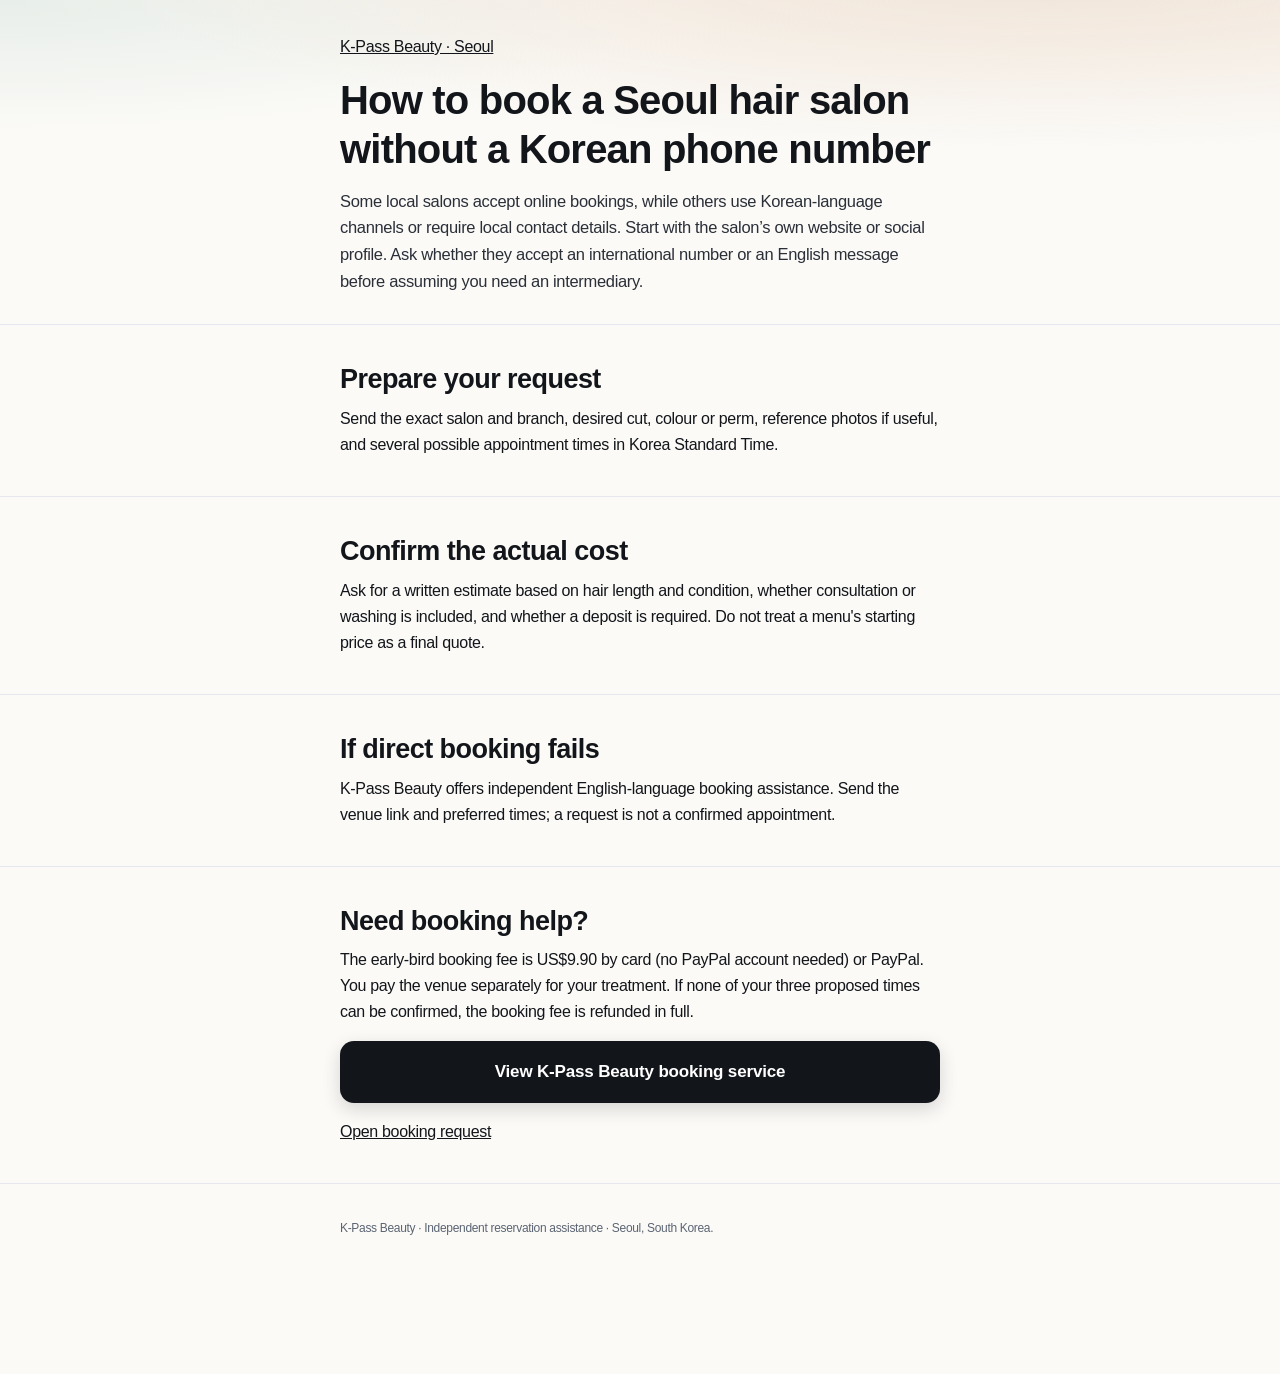
<file: guides/hair-salon-without-korean-phone.html>
<!doctype html><html lang="en"><head><meta charset="utf-8"><meta name="viewport" content="width=device-width, initial-scale=1"><title>How to book a Seoul hair salon without a Korean phone number | K-Pass Beauty</title><meta name="description" content="Some local salons accept online bookings, while others use Korean-language channels or require local contact details. Start with the salon’s own website or social profile. Ask whether they accept an international number or an English message before assuming you need an intermediary."><link rel="canonical" href="https://nineonehn.github.io/k-pass-beauty/guides/hair-salon-without-korean-phone.html"><meta name="robots" content="index,follow"><script async src="https://www.googletagmanager.com/gtag/js?id=G-75QNHCLDK6"></script>
<script>
  window.dataLayer = window.dataLayer || [];
  function gtag(){dataLayer.push(arguments);}
  gtag('js', new Date());
  gtag('config', 'G-75QNHCLDK6');
</script><style>
  :root{
    --ink:#12151a; --ink2:#2a2f38; --sub:#5b6472; --line:#e5e8ee;
    --bg:#fbfaf7; --card:#ffffff; --soft:#f4f2ec; --accent:#b4552d; --accent2:#1f5eff;
    --ok:#1c7a4a; --radius:16px;
  }
  *{box-sizing:border-box; -webkit-tap-highlight-color:transparent;}
  html{-webkit-text-size-adjust:100%;}
  body{
    margin:0; background:var(--bg); color:var(--ink);
    font-family:"Pretendard Variable",Pretendard,-apple-system,BlinkMacSystemFont,"Apple SD Gothic Neo",sans-serif;
    line-height:1.62; font-size:16px; letter-spacing:-.02em;
    padding-bottom:calc(86px + env(safe-area-inset-bottom));
  }
  .wrap{max-width:640px; margin:0 auto; padding:0 20px;}
  h1,h2,h3{letter-spacing:-.02em; line-height:1.22; margin:0;}
  p{margin:0;}
  a{color:inherit;}
  .btn{
    display:flex; align-items:center; justify-content:center; gap:8px;
    background:var(--ink); color:#fff; text-decoration:none;
    font-weight:700; font-size:17px; letter-spacing:-.01em;
    padding:17px 22px; border-radius:14px; width:100%;
    box-shadow:0 6px 18px rgba(18,21,26,.16);
  }
  .btn:active{transform:translateY(1px);}
  .btn .price{font-weight:800;}
  .btn.ghost{background:#fff; color:var(--ink); box-shadow:none; border:1.5px solid var(--ink);}

  /* ---------- hero ---------- */
  header{padding:34px 0 30px; background:
      radial-gradient(120% 90% at 82% -10%, #f0e3d6 0%, rgba(240,227,214,0) 62%),
      radial-gradient(90% 70% at 0% 0%, #e8eee9 0%, rgba(232,238,233,0) 58%);}
  .brand{display:flex; align-items:center; gap:9px; font-size:12px; font-weight:800; letter-spacing:.16em; text-transform:uppercase; color:var(--sub);}
  .brand i{width:9px; height:9px; border-radius:50%; background:var(--accent); display:block;}
  h1{font-size:clamp(30px,8.4vw,40px); margin:16px 0 14px; font-weight:800;}
  h1 em{font-style:normal; color:var(--accent);}
  .lead{font-size:16.5px; color:var(--ink2);}
  .lead b{background:linear-gradient(transparent 62%, #f6ddc9 62%);}
  .chips{display:flex; flex-wrap:wrap; gap:7px; margin:20px 0 22px;}
  .chip{font-size:12.5px; font-weight:700; color:var(--ink2); background:#fff; border:1px solid var(--line); border-radius:999px; padding:6px 11px;}
  .fineprint{font-size:12.5px; color:var(--sub); margin-top:12px; text-align:center;}

  /* ---------- sections ---------- */
  section{padding:38px 0; border-top:1px solid var(--line);}
  .kicker{font-size:11.5px; font-weight:800; letter-spacing:.18em; text-transform:uppercase; color:var(--accent); margin-bottom:9px;}
  h2{font-size:clamp(22px,6vw,27px); font-weight:800; margin-bottom:10px;}
  .sub{color:var(--sub); font-size:15px;}

  .two{display:grid; gap:14px; margin-top:20px;}
  .card{background:var(--card); border:1px solid var(--line); border-radius:var(--radius); padding:20px 18px;}
  .card h3{font-size:18.5px; font-weight:800; margin-bottom:2px;}
  .card .kr{font-size:13px; color:var(--sub); font-weight:600; margin-bottom:11px;}
  .card ul{margin:0; padding:0; list-style:none; font-size:14.5px;}
  .card li{position:relative; padding-left:19px; margin-bottom:7px; color:var(--ink2);}
  .card li::before{content:""; position:absolute; left:0; top:9px; width:7px; height:7px; border-radius:50%; background:var(--accent); opacity:.55;}
  .card li.no::before{background:#a8adb7;}
  .card .tagline{margin-top:13px; padding-top:13px; border-top:1px dashed var(--line); font-size:13px; color:var(--sub);}
  .card .tagline b{color:var(--ink);}

  /* ---------- vs: OTA vs the shop you saved ---------- */
  .vs{align-items:start;}
  .vs .vstag{display:inline-block; font-size:10.5px; font-weight:800; letter-spacing:.12em; text-transform:uppercase; color:var(--sub); background:var(--soft); border:1px solid var(--line); border-radius:999px; padding:4px 9px; margin-bottom:11px;}
  .vs .ota{background:var(--soft);}
  .vs .ours{border:1.5px solid var(--ink); box-shadow:0 6px 18px rgba(18,21,26,.06);}
  .vs .ours .vstag{color:#fff; background:var(--ink); border-color:var(--ink);}
  .vs .card h3{font-size:19px;}
  .vs-close{margin-top:16px; padding:15px 16px; background:#fff; border:1px solid var(--line); border-radius:14px; font-size:14px; color:var(--ink2);}
  .vs-close b{color:var(--ink);}

  ol.steps{margin:20px 0 0; padding:0; list-style:none; counter-reset:s;}
  ol.steps li{position:relative; padding:0 0 20px 46px; counter-increment:s;}
  ol.steps li::before{
    content:counter(s); position:absolute; left:0; top:1px;
    width:29px; height:29px; border-radius:50%; background:var(--ink); color:#fff;
    display:flex; align-items:center; justify-content:center; font-size:14px; font-weight:800;
  }
  ol.steps li:last-child{padding-bottom:0;}
  ol.steps b{display:block; font-size:16px;}
  ol.steps span{font-size:14.5px; color:var(--sub);}

  /* ---------- flashcard ---------- */
  .flashwrap{background:var(--soft); border-radius:var(--radius); padding:16px; margin-top:20px;}
  .flashlabel{display:flex; justify-content:space-between; align-items:center; font-size:11px; font-weight:800; letter-spacing:.14em; text-transform:uppercase; color:var(--sub); margin-bottom:11px;}
  .flash{
    background:#fff; border:1.5px solid var(--ink); border-radius:12px; padding:18px 16px 16px;
    box-shadow:4px 4px 0 rgba(18,21,26,.9);
  }
  .flash .fname{font-size:10.5px; font-weight:800; letter-spacing:.16em; color:var(--accent); text-transform:uppercase; margin-bottom:10px;}
  .flash p.k{font-size:16px; font-weight:700; line-height:1.5; margin-bottom:8px; word-break:keep-all;}
  .flash p.k:last-of-type{margin-bottom:0;}
  .flash hr{border:0; border-top:1px dashed var(--line); margin:14px 0 11px;}
  .flash .en{font-size:12.5px; color:var(--sub); line-height:1.55;}
  .flash .en b{color:var(--ink2);}

  /* ---------- editor's pick ---------- */
  .pick{position:relative; background:var(--card); border:1.5px solid var(--ink); border-radius:18px; padding:22px 18px 18px; margin-top:20px;}
  .pick .ribbon{display:inline-flex; align-items:center; font-size:10.5px; font-weight:800; letter-spacing:.14em; text-transform:uppercase; color:#fff; background:var(--accent); border-radius:999px; padding:5px 10px;}
  .pickhead{display:flex; justify-content:space-between; align-items:flex-start; gap:14px; margin-top:13px;}
  .pickhead h3{font-size:23px; font-weight:800; letter-spacing:-.02em; line-height:1.15;}
  .pickkr{font-size:12.5px; color:var(--sub); font-weight:600; margin-top:4px; line-height:1.45;}
  .rating{flex:0 0 auto; text-align:right;}
  .rating .num{font-size:21px; font-weight:800; letter-spacing:-.02em; line-height:1;}
  .rating .num span{color:var(--accent); font-size:14px; margin-left:2px;}
  .rating small{display:block; font-size:10px; color:var(--sub); margin-top:5px; letter-spacing:.01em;}
  .pick ul{margin:16px 0 0; padding:0; list-style:none; font-size:14.5px;}
  .pick li{position:relative; padding-left:21px; margin-bottom:8px; color:var(--ink2);}
  .pick li::before{content:"✓"; position:absolute; left:0; top:0; color:var(--ok); font-weight:800;}
  .pick li b{color:var(--ink);}
  .meta{margin:16px 0 0; padding:15px 0 0; border-top:1px dashed var(--line); display:grid; gap:9px; font-size:13.5px;}
  .meta div{display:flex; gap:10px;}
  .meta dt{flex:0 0 66px; color:var(--sub); font-weight:800; font-size:10.5px; letter-spacing:.1em; text-transform:uppercase; padding-top:3px;}
  .meta dd{margin:0; color:var(--ink2);}
  .picklinks{display:flex; flex-wrap:wrap; gap:8px; margin-top:16px;}
  .picklinks a{display:inline-flex; align-items:center; font-size:12.5px; font-weight:700; text-decoration:none; border:1px solid var(--line); background:var(--soft); color:var(--ink2); border-radius:999px; padding:8px 13px;}
  .picknote{font-size:12.5px; color:var(--sub); margin-top:14px;}

  /* ---------- price ---------- */
  .pricebox{background:var(--ink); color:#fff; border-radius:20px; padding:26px 20px; margin-top:20px;}
  .pricebox .amt{font-size:46px; font-weight:800; letter-spacing:-.03em; line-height:1;}
  .pricebox .amt small{font-size:16px; font-weight:600; letter-spacing:0; opacity:.75; display:block; margin-top:9px;}
  .pricebox ul{margin:20px 0 0; padding:0; list-style:none; font-size:14.5px;}
  .pricebox li{position:relative; padding-left:22px; margin-bottom:9px; color:#e7e9ee;}
  .pricebox li::before{content:"✓"; position:absolute; left:0; top:0; color:#9fd3b4; font-weight:800;}
  .pricebox li.no::before{content:"✕"; color:#e6a99a;}
  .pricebox li b{color:#fff;}
  .pricebox .paynote{margin-top:18px; padding-top:16px; border-top:1px solid rgba(255,255,255,.16); font-size:12.5px; color:#b8bdc7;}

  /* ---------- straight answers ---------- */
  .qa{margin-top:20px; display:grid; gap:10px;}
  .qa-item{display:flex; gap:13px; background:var(--card); border:1px solid var(--line); border-radius:14px; padding:16px 16px 15px;}
  .qa-n{flex:0 0 auto; width:27px; height:27px; border-radius:50%; background:var(--soft); border:1px solid var(--line); color:var(--accent); font-size:11px; font-weight:800; letter-spacing:.04em; display:flex; align-items:center; justify-content:center; margin-top:1px;}
  .qa-item h3{font-size:15.5px; font-weight:800; line-height:1.36;}
  .qa-item p{font-size:14px; color:var(--ink2); margin-top:7px; word-break:keep-all;}
  .qa-item p b{color:var(--ink); background:linear-gradient(transparent 64%, #f6ddc9 64%);}
  .trustline{display:flex; flex-wrap:wrap; gap:6px; margin-top:14px;}
  .trustline span{font-size:11.5px; font-weight:700; color:var(--sub); background:var(--soft); border:1px solid var(--line); border-radius:999px; padding:5px 10px;}

  /* ---------- faq ---------- */
  details{border-bottom:1px solid var(--line); padding:15px 0;}
  details summary{
    list-style:none; cursor:pointer; font-weight:700; font-size:15.5px; letter-spacing:-.01em;
    display:flex; justify-content:space-between; gap:14px; align-items:flex-start;
  }
  details summary::-webkit-details-marker{display:none;}
  details summary::after{content:"+"; font-size:20px; font-weight:400; color:var(--sub); line-height:1; flex:0 0 auto;}
  details[open] summary::after{content:"–";}
  details .a{font-size:14.5px; color:var(--ink2); margin-top:9px; padding-right:26px;}
  details .a p+p{margin-top:9px;}

  .note{background:#fff; border-left:3px solid var(--accent); border-radius:0 10px 10px 0; padding:14px 16px; font-size:14px; color:var(--ink2); margin-top:20px;}

  footer{padding:34px 0 40px; border-top:1px solid var(--line); font-size:12px; color:var(--sub); line-height:1.7;}
  footer b{color:var(--ink2);}
  footer .disclaimer{margin-top:12px;}

  /* ---------- sticky cta ---------- */
  .sticky{
    position:fixed; left:0; right:0; bottom:0; z-index:50;
    padding:11px 20px calc(11px + env(safe-area-inset-bottom));
    background:rgba(251,250,247,.94); backdrop-filter:blur(12px);
    border-top:1px solid var(--line);
  }
  .sticky .inner{max-width:640px; margin:0 auto;}
  .sticky .sub2{font-size:11.5px; color:var(--sub); text-align:center; margin-top:6px;}

  @media (min-width:600px){
    .two{grid-template-columns:1fr 1fr;}
    body{padding-bottom:96px;}
  }
  @media (prefers-reduced-motion:reduce){*{transition:none!important; animation:none!important;}}
</style></head><body><header><div class="wrap"><a href="../" data-keep-ref>K-Pass Beauty · Seoul</a><h1>How to book a Seoul hair salon without a Korean phone number</h1><p class="lead">Some local salons accept online bookings, while others use Korean-language channels or require local contact details. Start with the salon’s own website or social profile. Ask whether they accept an international number or an English message before assuming you need an intermediary.</p></div></header><section><div class="wrap"><h2>Prepare your request</h2><p>Send the exact salon and branch, desired cut, colour or perm, reference photos if useful, and several possible appointment times in Korea Standard Time.</p></div></section><section><div class="wrap"><h2>Confirm the actual cost</h2><p>Ask for a written estimate based on hair length and condition, whether consultation or washing is included, and whether a deposit is required. Do not treat a menu's starting price as a final quote.</p></div></section><section><div class="wrap"><h2>If direct booking fails</h2><p>K-Pass Beauty offers independent English-language booking assistance. Send the venue link and preferred times; a request is not a confirmed appointment.</p></div></section><section><div class="wrap"><h2>Need booking help?</h2><p>The early-bird booking fee is US$9.90 by card (no PayPal account needed) or PayPal. You pay the venue separately for your treatment. If none of your three proposed times can be confirmed, the booking fee is refunded in full.</p><p style="margin-top:16px"><a class="btn" href="../" data-keep-ref>View K-Pass Beauty booking service</a></p><p style="margin-top:16px"><a href="https://tally.so/r/vXr0r0">Open booking request</a></p></div></section><footer><div class="wrap">K-Pass Beauty · Independent reservation assistance · Seoul, South Korea.</div></footer><script src="../booking-tracking.js" defer></script></body></html>
</file>
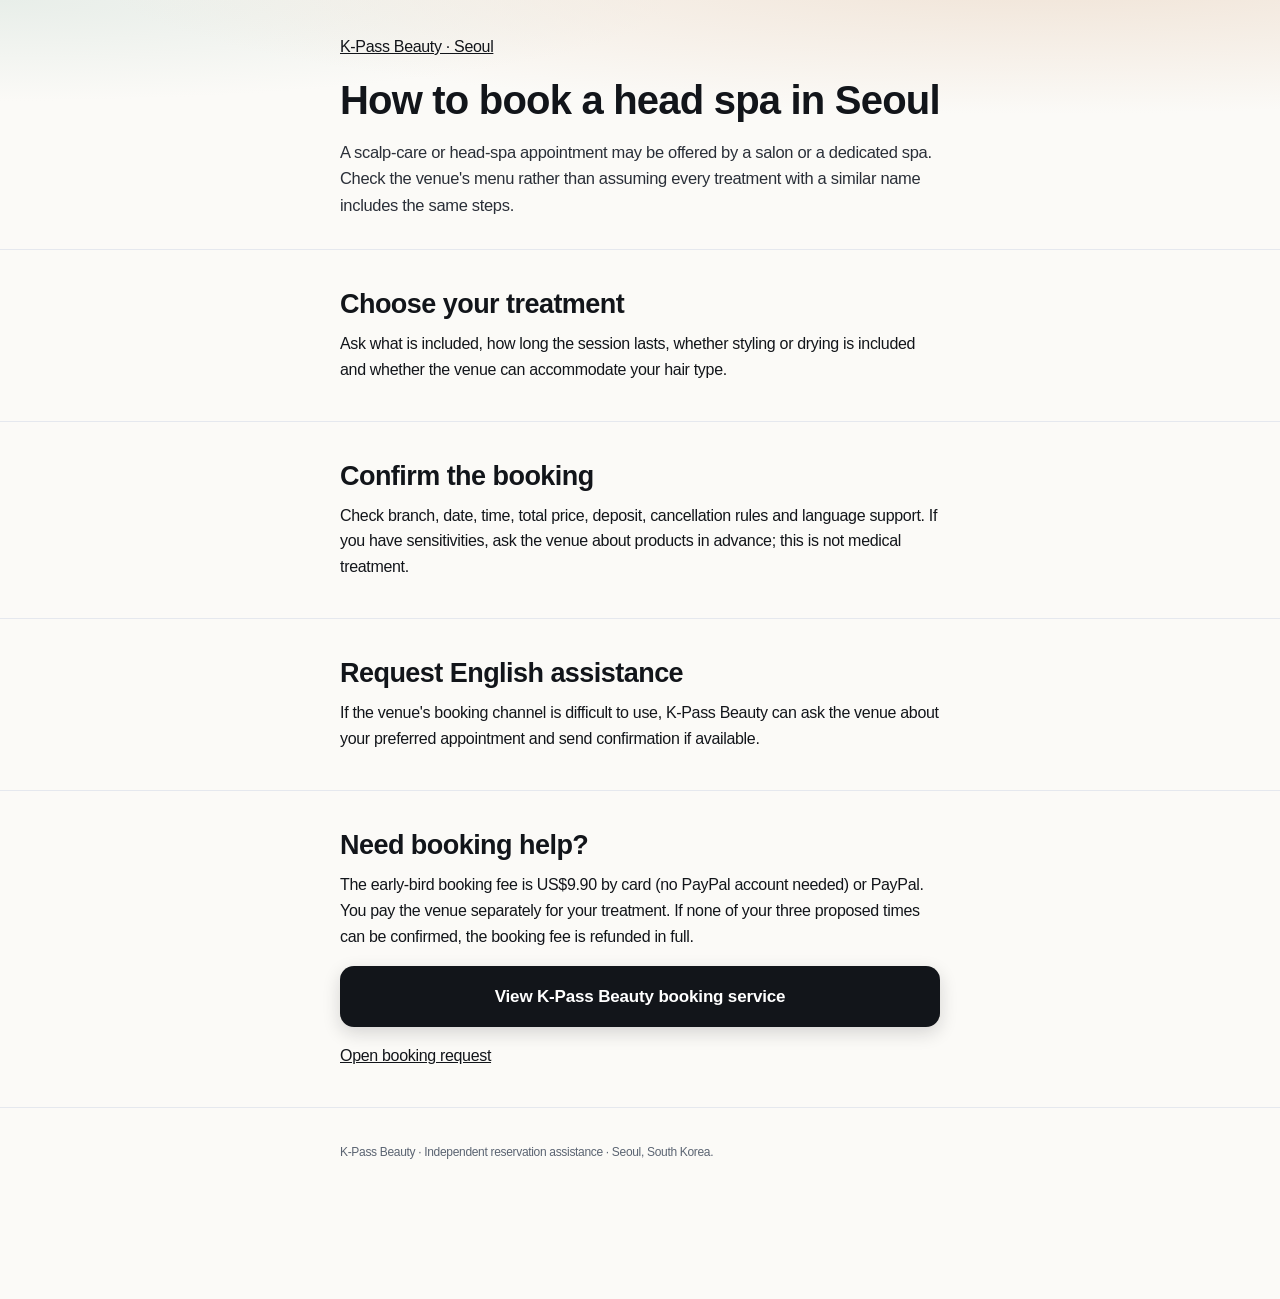
<file: guides/head-spa-booking.html>
<!doctype html><html lang="en"><head><meta charset="utf-8"><meta name="viewport" content="width=device-width, initial-scale=1"><title>How to book a head spa in Seoul | K-Pass Beauty</title><meta name="description" content="A scalp-care or head-spa appointment may be offered by a salon or a dedicated spa. Check the venue's menu rather than assuming every treatment with a similar name includes the same steps."><link rel="canonical" href="https://nineonehn.github.io/k-pass-beauty/guides/head-spa-booking.html"><meta name="robots" content="index,follow"><script async src="https://www.googletagmanager.com/gtag/js?id=G-75QNHCLDK6"></script>
<script>
  window.dataLayer = window.dataLayer || [];
  function gtag(){dataLayer.push(arguments);}
  gtag('js', new Date());
  gtag('config', 'G-75QNHCLDK6');
</script><style>
  :root{
    --ink:#12151a; --ink2:#2a2f38; --sub:#5b6472; --line:#e5e8ee;
    --bg:#fbfaf7; --card:#ffffff; --soft:#f4f2ec; --accent:#b4552d; --accent2:#1f5eff;
    --ok:#1c7a4a; --radius:16px;
  }
  *{box-sizing:border-box; -webkit-tap-highlight-color:transparent;}
  html{-webkit-text-size-adjust:100%;}
  body{
    margin:0; background:var(--bg); color:var(--ink);
    font-family:"Pretendard Variable",Pretendard,-apple-system,BlinkMacSystemFont,"Apple SD Gothic Neo",sans-serif;
    line-height:1.62; font-size:16px; letter-spacing:-.02em;
    padding-bottom:calc(86px + env(safe-area-inset-bottom));
  }
  .wrap{max-width:640px; margin:0 auto; padding:0 20px;}
  h1,h2,h3{letter-spacing:-.02em; line-height:1.22; margin:0;}
  p{margin:0;}
  a{color:inherit;}
  .btn{
    display:flex; align-items:center; justify-content:center; gap:8px;
    background:var(--ink); color:#fff; text-decoration:none;
    font-weight:700; font-size:17px; letter-spacing:-.01em;
    padding:17px 22px; border-radius:14px; width:100%;
    box-shadow:0 6px 18px rgba(18,21,26,.16);
  }
  .btn:active{transform:translateY(1px);}
  .btn .price{font-weight:800;}
  .btn.ghost{background:#fff; color:var(--ink); box-shadow:none; border:1.5px solid var(--ink);}

  /* ---------- hero ---------- */
  header{padding:34px 0 30px; background:
      radial-gradient(120% 90% at 82% -10%, #f0e3d6 0%, rgba(240,227,214,0) 62%),
      radial-gradient(90% 70% at 0% 0%, #e8eee9 0%, rgba(232,238,233,0) 58%);}
  .brand{display:flex; align-items:center; gap:9px; font-size:12px; font-weight:800; letter-spacing:.16em; text-transform:uppercase; color:var(--sub);}
  .brand i{width:9px; height:9px; border-radius:50%; background:var(--accent); display:block;}
  h1{font-size:clamp(30px,8.4vw,40px); margin:16px 0 14px; font-weight:800;}
  h1 em{font-style:normal; color:var(--accent);}
  .lead{font-size:16.5px; color:var(--ink2);}
  .lead b{background:linear-gradient(transparent 62%, #f6ddc9 62%);}
  .chips{display:flex; flex-wrap:wrap; gap:7px; margin:20px 0 22px;}
  .chip{font-size:12.5px; font-weight:700; color:var(--ink2); background:#fff; border:1px solid var(--line); border-radius:999px; padding:6px 11px;}
  .fineprint{font-size:12.5px; color:var(--sub); margin-top:12px; text-align:center;}

  /* ---------- sections ---------- */
  section{padding:38px 0; border-top:1px solid var(--line);}
  .kicker{font-size:11.5px; font-weight:800; letter-spacing:.18em; text-transform:uppercase; color:var(--accent); margin-bottom:9px;}
  h2{font-size:clamp(22px,6vw,27px); font-weight:800; margin-bottom:10px;}
  .sub{color:var(--sub); font-size:15px;}

  .two{display:grid; gap:14px; margin-top:20px;}
  .card{background:var(--card); border:1px solid var(--line); border-radius:var(--radius); padding:20px 18px;}
  .card h3{font-size:18.5px; font-weight:800; margin-bottom:2px;}
  .card .kr{font-size:13px; color:var(--sub); font-weight:600; margin-bottom:11px;}
  .card ul{margin:0; padding:0; list-style:none; font-size:14.5px;}
  .card li{position:relative; padding-left:19px; margin-bottom:7px; color:var(--ink2);}
  .card li::before{content:""; position:absolute; left:0; top:9px; width:7px; height:7px; border-radius:50%; background:var(--accent); opacity:.55;}
  .card li.no::before{background:#a8adb7;}
  .card .tagline{margin-top:13px; padding-top:13px; border-top:1px dashed var(--line); font-size:13px; color:var(--sub);}
  .card .tagline b{color:var(--ink);}

  /* ---------- vs: OTA vs the shop you saved ---------- */
  .vs{align-items:start;}
  .vs .vstag{display:inline-block; font-size:10.5px; font-weight:800; letter-spacing:.12em; text-transform:uppercase; color:var(--sub); background:var(--soft); border:1px solid var(--line); border-radius:999px; padding:4px 9px; margin-bottom:11px;}
  .vs .ota{background:var(--soft);}
  .vs .ours{border:1.5px solid var(--ink); box-shadow:0 6px 18px rgba(18,21,26,.06);}
  .vs .ours .vstag{color:#fff; background:var(--ink); border-color:var(--ink);}
  .vs .card h3{font-size:19px;}
  .vs-close{margin-top:16px; padding:15px 16px; background:#fff; border:1px solid var(--line); border-radius:14px; font-size:14px; color:var(--ink2);}
  .vs-close b{color:var(--ink);}

  ol.steps{margin:20px 0 0; padding:0; list-style:none; counter-reset:s;}
  ol.steps li{position:relative; padding:0 0 20px 46px; counter-increment:s;}
  ol.steps li::before{
    content:counter(s); position:absolute; left:0; top:1px;
    width:29px; height:29px; border-radius:50%; background:var(--ink); color:#fff;
    display:flex; align-items:center; justify-content:center; font-size:14px; font-weight:800;
  }
  ol.steps li:last-child{padding-bottom:0;}
  ol.steps b{display:block; font-size:16px;}
  ol.steps span{font-size:14.5px; color:var(--sub);}

  /* ---------- flashcard ---------- */
  .flashwrap{background:var(--soft); border-radius:var(--radius); padding:16px; margin-top:20px;}
  .flashlabel{display:flex; justify-content:space-between; align-items:center; font-size:11px; font-weight:800; letter-spacing:.14em; text-transform:uppercase; color:var(--sub); margin-bottom:11px;}
  .flash{
    background:#fff; border:1.5px solid var(--ink); border-radius:12px; padding:18px 16px 16px;
    box-shadow:4px 4px 0 rgba(18,21,26,.9);
  }
  .flash .fname{font-size:10.5px; font-weight:800; letter-spacing:.16em; color:var(--accent); text-transform:uppercase; margin-bottom:10px;}
  .flash p.k{font-size:16px; font-weight:700; line-height:1.5; margin-bottom:8px; word-break:keep-all;}
  .flash p.k:last-of-type{margin-bottom:0;}
  .flash hr{border:0; border-top:1px dashed var(--line); margin:14px 0 11px;}
  .flash .en{font-size:12.5px; color:var(--sub); line-height:1.55;}
  .flash .en b{color:var(--ink2);}

  /* ---------- editor's pick ---------- */
  .pick{position:relative; background:var(--card); border:1.5px solid var(--ink); border-radius:18px; padding:22px 18px 18px; margin-top:20px;}
  .pick .ribbon{display:inline-flex; align-items:center; font-size:10.5px; font-weight:800; letter-spacing:.14em; text-transform:uppercase; color:#fff; background:var(--accent); border-radius:999px; padding:5px 10px;}
  .pickhead{display:flex; justify-content:space-between; align-items:flex-start; gap:14px; margin-top:13px;}
  .pickhead h3{font-size:23px; font-weight:800; letter-spacing:-.02em; line-height:1.15;}
  .pickkr{font-size:12.5px; color:var(--sub); font-weight:600; margin-top:4px; line-height:1.45;}
  .rating{flex:0 0 auto; text-align:right;}
  .rating .num{font-size:21px; font-weight:800; letter-spacing:-.02em; line-height:1;}
  .rating .num span{color:var(--accent); font-size:14px; margin-left:2px;}
  .rating small{display:block; font-size:10px; color:var(--sub); margin-top:5px; letter-spacing:.01em;}
  .pick ul{margin:16px 0 0; padding:0; list-style:none; font-size:14.5px;}
  .pick li{position:relative; padding-left:21px; margin-bottom:8px; color:var(--ink2);}
  .pick li::before{content:"✓"; position:absolute; left:0; top:0; color:var(--ok); font-weight:800;}
  .pick li b{color:var(--ink);}
  .meta{margin:16px 0 0; padding:15px 0 0; border-top:1px dashed var(--line); display:grid; gap:9px; font-size:13.5px;}
  .meta div{display:flex; gap:10px;}
  .meta dt{flex:0 0 66px; color:var(--sub); font-weight:800; font-size:10.5px; letter-spacing:.1em; text-transform:uppercase; padding-top:3px;}
  .meta dd{margin:0; color:var(--ink2);}
  .picklinks{display:flex; flex-wrap:wrap; gap:8px; margin-top:16px;}
  .picklinks a{display:inline-flex; align-items:center; font-size:12.5px; font-weight:700; text-decoration:none; border:1px solid var(--line); background:var(--soft); color:var(--ink2); border-radius:999px; padding:8px 13px;}
  .picknote{font-size:12.5px; color:var(--sub); margin-top:14px;}

  /* ---------- price ---------- */
  .pricebox{background:var(--ink); color:#fff; border-radius:20px; padding:26px 20px; margin-top:20px;}
  .pricebox .amt{font-size:46px; font-weight:800; letter-spacing:-.03em; line-height:1;}
  .pricebox .amt small{font-size:16px; font-weight:600; letter-spacing:0; opacity:.75; display:block; margin-top:9px;}
  .pricebox ul{margin:20px 0 0; padding:0; list-style:none; font-size:14.5px;}
  .pricebox li{position:relative; padding-left:22px; margin-bottom:9px; color:#e7e9ee;}
  .pricebox li::before{content:"✓"; position:absolute; left:0; top:0; color:#9fd3b4; font-weight:800;}
  .pricebox li.no::before{content:"✕"; color:#e6a99a;}
  .pricebox li b{color:#fff;}
  .pricebox .paynote{margin-top:18px; padding-top:16px; border-top:1px solid rgba(255,255,255,.16); font-size:12.5px; color:#b8bdc7;}

  /* ---------- straight answers ---------- */
  .qa{margin-top:20px; display:grid; gap:10px;}
  .qa-item{display:flex; gap:13px; background:var(--card); border:1px solid var(--line); border-radius:14px; padding:16px 16px 15px;}
  .qa-n{flex:0 0 auto; width:27px; height:27px; border-radius:50%; background:var(--soft); border:1px solid var(--line); color:var(--accent); font-size:11px; font-weight:800; letter-spacing:.04em; display:flex; align-items:center; justify-content:center; margin-top:1px;}
  .qa-item h3{font-size:15.5px; font-weight:800; line-height:1.36;}
  .qa-item p{font-size:14px; color:var(--ink2); margin-top:7px; word-break:keep-all;}
  .qa-item p b{color:var(--ink); background:linear-gradient(transparent 64%, #f6ddc9 64%);}
  .trustline{display:flex; flex-wrap:wrap; gap:6px; margin-top:14px;}
  .trustline span{font-size:11.5px; font-weight:700; color:var(--sub); background:var(--soft); border:1px solid var(--line); border-radius:999px; padding:5px 10px;}

  /* ---------- faq ---------- */
  details{border-bottom:1px solid var(--line); padding:15px 0;}
  details summary{
    list-style:none; cursor:pointer; font-weight:700; font-size:15.5px; letter-spacing:-.01em;
    display:flex; justify-content:space-between; gap:14px; align-items:flex-start;
  }
  details summary::-webkit-details-marker{display:none;}
  details summary::after{content:"+"; font-size:20px; font-weight:400; color:var(--sub); line-height:1; flex:0 0 auto;}
  details[open] summary::after{content:"–";}
  details .a{font-size:14.5px; color:var(--ink2); margin-top:9px; padding-right:26px;}
  details .a p+p{margin-top:9px;}

  .note{background:#fff; border-left:3px solid var(--accent); border-radius:0 10px 10px 0; padding:14px 16px; font-size:14px; color:var(--ink2); margin-top:20px;}

  footer{padding:34px 0 40px; border-top:1px solid var(--line); font-size:12px; color:var(--sub); line-height:1.7;}
  footer b{color:var(--ink2);}
  footer .disclaimer{margin-top:12px;}

  /* ---------- sticky cta ---------- */
  .sticky{
    position:fixed; left:0; right:0; bottom:0; z-index:50;
    padding:11px 20px calc(11px + env(safe-area-inset-bottom));
    background:rgba(251,250,247,.94); backdrop-filter:blur(12px);
    border-top:1px solid var(--line);
  }
  .sticky .inner{max-width:640px; margin:0 auto;}
  .sticky .sub2{font-size:11.5px; color:var(--sub); text-align:center; margin-top:6px;}

  @media (min-width:600px){
    .two{grid-template-columns:1fr 1fr;}
    body{padding-bottom:96px;}
  }
  @media (prefers-reduced-motion:reduce){*{transition:none!important; animation:none!important;}}
</style></head><body><header><div class="wrap"><a href="../" data-keep-ref>K-Pass Beauty · Seoul</a><h1>How to book a head spa in Seoul</h1><p class="lead">A scalp-care or head-spa appointment may be offered by a salon or a dedicated spa. Check the venue's menu rather than assuming every treatment with a similar name includes the same steps.</p></div></header><section><div class="wrap"><h2>Choose your treatment</h2><p>Ask what is included, how long the session lasts, whether styling or drying is included and whether the venue can accommodate your hair type.</p></div></section><section><div class="wrap"><h2>Confirm the booking</h2><p>Check branch, date, time, total price, deposit, cancellation rules and language support. If you have sensitivities, ask the venue about products in advance; this is not medical treatment.</p></div></section><section><div class="wrap"><h2>Request English assistance</h2><p>If the venue's booking channel is difficult to use, K-Pass Beauty can ask the venue about your preferred appointment and send confirmation if available.</p></div></section><section><div class="wrap"><h2>Need booking help?</h2><p>The early-bird booking fee is US$9.90 by card (no PayPal account needed) or PayPal. You pay the venue separately for your treatment. If none of your three proposed times can be confirmed, the booking fee is refunded in full.</p><p style="margin-top:16px"><a class="btn" href="../" data-keep-ref>View K-Pass Beauty booking service</a></p><p style="margin-top:16px"><a href="https://tally.so/r/vXr0r0">Open booking request</a></p></div></section><footer><div class="wrap">K-Pass Beauty · Independent reservation assistance · Seoul, South Korea.</div></footer><script src="../booking-tracking.js" defer></script></body></html>
</file>
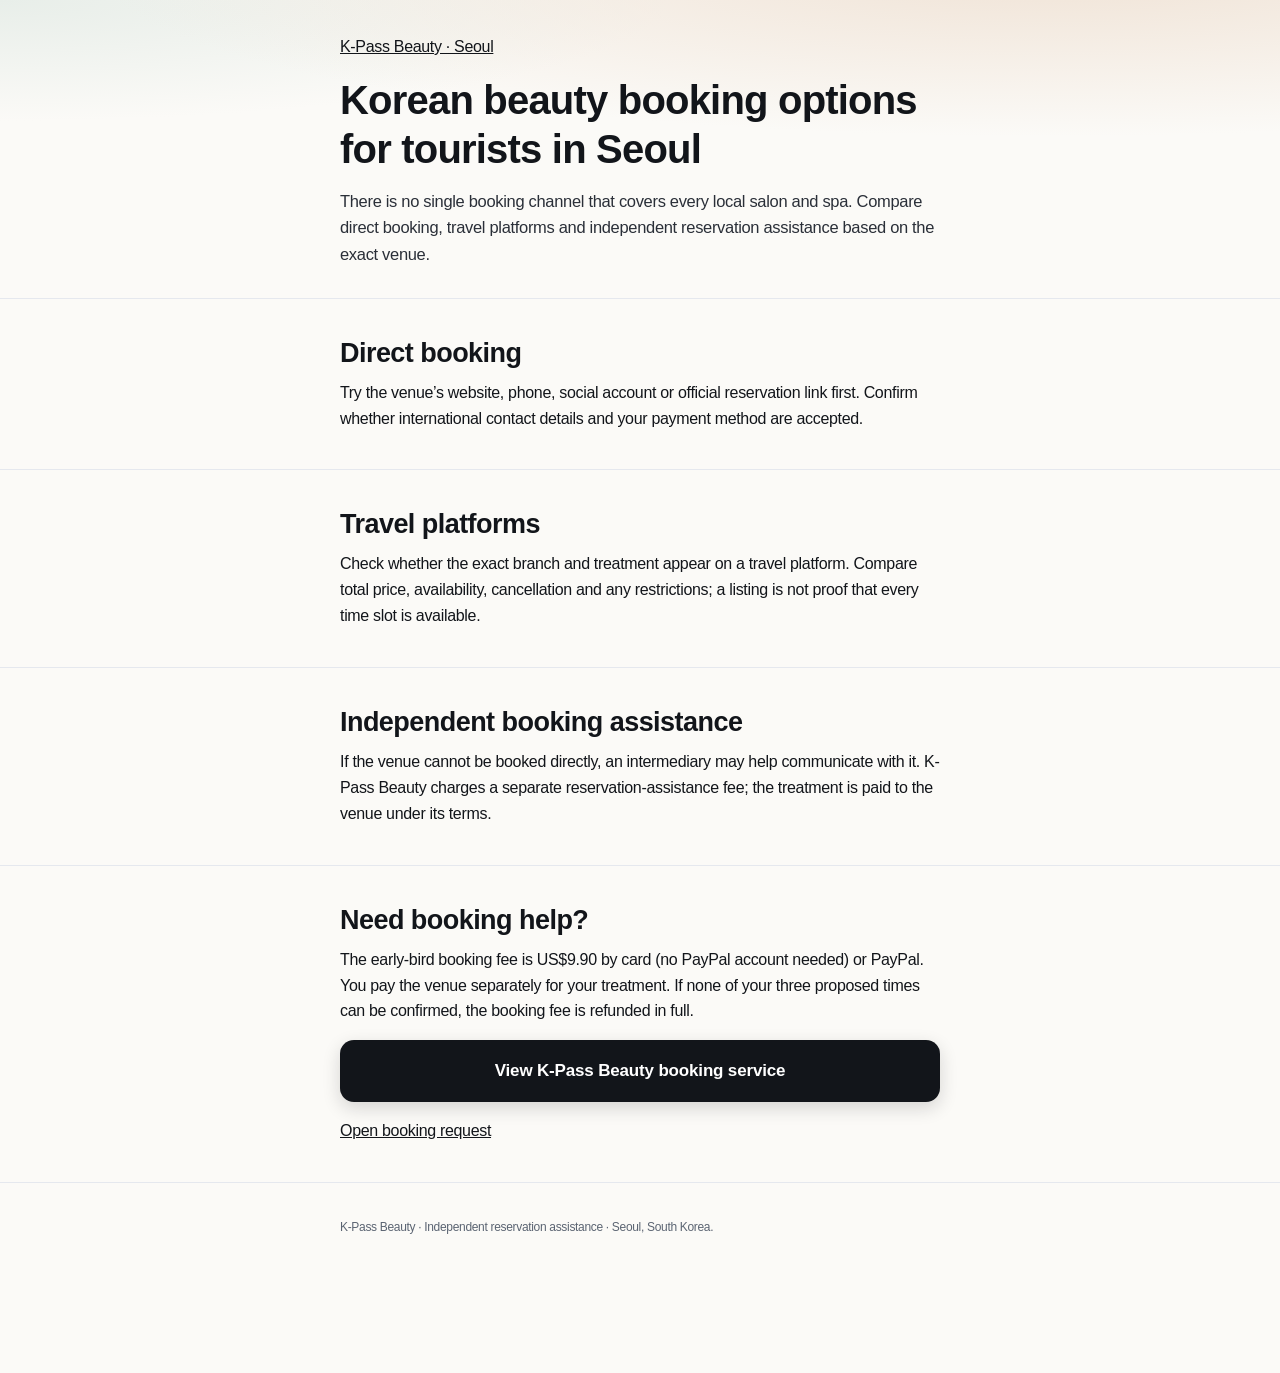
<file: guides/korean-beauty-booking-options.html>
<!doctype html><html lang="en"><head><meta charset="utf-8"><meta name="viewport" content="width=device-width, initial-scale=1"><title>Korean beauty booking options for tourists in Seoul | K-Pass Beauty</title><meta name="description" content="There is no single booking channel that covers every local salon and spa. Compare direct booking, travel platforms and independent reservation assistance based on the exact venue."><link rel="canonical" href="https://nineonehn.github.io/k-pass-beauty/guides/korean-beauty-booking-options.html"><meta name="robots" content="index,follow"><script async src="https://www.googletagmanager.com/gtag/js?id=G-75QNHCLDK6"></script>
<script>
  window.dataLayer = window.dataLayer || [];
  function gtag(){dataLayer.push(arguments);}
  gtag('js', new Date());
  gtag('config', 'G-75QNHCLDK6');
</script><style>
  :root{
    --ink:#12151a; --ink2:#2a2f38; --sub:#5b6472; --line:#e5e8ee;
    --bg:#fbfaf7; --card:#ffffff; --soft:#f4f2ec; --accent:#b4552d; --accent2:#1f5eff;
    --ok:#1c7a4a; --radius:16px;
  }
  *{box-sizing:border-box; -webkit-tap-highlight-color:transparent;}
  html{-webkit-text-size-adjust:100%;}
  body{
    margin:0; background:var(--bg); color:var(--ink);
    font-family:"Pretendard Variable",Pretendard,-apple-system,BlinkMacSystemFont,"Apple SD Gothic Neo",sans-serif;
    line-height:1.62; font-size:16px; letter-spacing:-.02em;
    padding-bottom:calc(86px + env(safe-area-inset-bottom));
  }
  .wrap{max-width:640px; margin:0 auto; padding:0 20px;}
  h1,h2,h3{letter-spacing:-.02em; line-height:1.22; margin:0;}
  p{margin:0;}
  a{color:inherit;}
  .btn{
    display:flex; align-items:center; justify-content:center; gap:8px;
    background:var(--ink); color:#fff; text-decoration:none;
    font-weight:700; font-size:17px; letter-spacing:-.01em;
    padding:17px 22px; border-radius:14px; width:100%;
    box-shadow:0 6px 18px rgba(18,21,26,.16);
  }
  .btn:active{transform:translateY(1px);}
  .btn .price{font-weight:800;}
  .btn.ghost{background:#fff; color:var(--ink); box-shadow:none; border:1.5px solid var(--ink);}

  /* ---------- hero ---------- */
  header{padding:34px 0 30px; background:
      radial-gradient(120% 90% at 82% -10%, #f0e3d6 0%, rgba(240,227,214,0) 62%),
      radial-gradient(90% 70% at 0% 0%, #e8eee9 0%, rgba(232,238,233,0) 58%);}
  .brand{display:flex; align-items:center; gap:9px; font-size:12px; font-weight:800; letter-spacing:.16em; text-transform:uppercase; color:var(--sub);}
  .brand i{width:9px; height:9px; border-radius:50%; background:var(--accent); display:block;}
  h1{font-size:clamp(30px,8.4vw,40px); margin:16px 0 14px; font-weight:800;}
  h1 em{font-style:normal; color:var(--accent);}
  .lead{font-size:16.5px; color:var(--ink2);}
  .lead b{background:linear-gradient(transparent 62%, #f6ddc9 62%);}
  .chips{display:flex; flex-wrap:wrap; gap:7px; margin:20px 0 22px;}
  .chip{font-size:12.5px; font-weight:700; color:var(--ink2); background:#fff; border:1px solid var(--line); border-radius:999px; padding:6px 11px;}
  .fineprint{font-size:12.5px; color:var(--sub); margin-top:12px; text-align:center;}

  /* ---------- sections ---------- */
  section{padding:38px 0; border-top:1px solid var(--line);}
  .kicker{font-size:11.5px; font-weight:800; letter-spacing:.18em; text-transform:uppercase; color:var(--accent); margin-bottom:9px;}
  h2{font-size:clamp(22px,6vw,27px); font-weight:800; margin-bottom:10px;}
  .sub{color:var(--sub); font-size:15px;}

  .two{display:grid; gap:14px; margin-top:20px;}
  .card{background:var(--card); border:1px solid var(--line); border-radius:var(--radius); padding:20px 18px;}
  .card h3{font-size:18.5px; font-weight:800; margin-bottom:2px;}
  .card .kr{font-size:13px; color:var(--sub); font-weight:600; margin-bottom:11px;}
  .card ul{margin:0; padding:0; list-style:none; font-size:14.5px;}
  .card li{position:relative; padding-left:19px; margin-bottom:7px; color:var(--ink2);}
  .card li::before{content:""; position:absolute; left:0; top:9px; width:7px; height:7px; border-radius:50%; background:var(--accent); opacity:.55;}
  .card li.no::before{background:#a8adb7;}
  .card .tagline{margin-top:13px; padding-top:13px; border-top:1px dashed var(--line); font-size:13px; color:var(--sub);}
  .card .tagline b{color:var(--ink);}

  /* ---------- vs: OTA vs the shop you saved ---------- */
  .vs{align-items:start;}
  .vs .vstag{display:inline-block; font-size:10.5px; font-weight:800; letter-spacing:.12em; text-transform:uppercase; color:var(--sub); background:var(--soft); border:1px solid var(--line); border-radius:999px; padding:4px 9px; margin-bottom:11px;}
  .vs .ota{background:var(--soft);}
  .vs .ours{border:1.5px solid var(--ink); box-shadow:0 6px 18px rgba(18,21,26,.06);}
  .vs .ours .vstag{color:#fff; background:var(--ink); border-color:var(--ink);}
  .vs .card h3{font-size:19px;}
  .vs-close{margin-top:16px; padding:15px 16px; background:#fff; border:1px solid var(--line); border-radius:14px; font-size:14px; color:var(--ink2);}
  .vs-close b{color:var(--ink);}

  ol.steps{margin:20px 0 0; padding:0; list-style:none; counter-reset:s;}
  ol.steps li{position:relative; padding:0 0 20px 46px; counter-increment:s;}
  ol.steps li::before{
    content:counter(s); position:absolute; left:0; top:1px;
    width:29px; height:29px; border-radius:50%; background:var(--ink); color:#fff;
    display:flex; align-items:center; justify-content:center; font-size:14px; font-weight:800;
  }
  ol.steps li:last-child{padding-bottom:0;}
  ol.steps b{display:block; font-size:16px;}
  ol.steps span{font-size:14.5px; color:var(--sub);}

  /* ---------- flashcard ---------- */
  .flashwrap{background:var(--soft); border-radius:var(--radius); padding:16px; margin-top:20px;}
  .flashlabel{display:flex; justify-content:space-between; align-items:center; font-size:11px; font-weight:800; letter-spacing:.14em; text-transform:uppercase; color:var(--sub); margin-bottom:11px;}
  .flash{
    background:#fff; border:1.5px solid var(--ink); border-radius:12px; padding:18px 16px 16px;
    box-shadow:4px 4px 0 rgba(18,21,26,.9);
  }
  .flash .fname{font-size:10.5px; font-weight:800; letter-spacing:.16em; color:var(--accent); text-transform:uppercase; margin-bottom:10px;}
  .flash p.k{font-size:16px; font-weight:700; line-height:1.5; margin-bottom:8px; word-break:keep-all;}
  .flash p.k:last-of-type{margin-bottom:0;}
  .flash hr{border:0; border-top:1px dashed var(--line); margin:14px 0 11px;}
  .flash .en{font-size:12.5px; color:var(--sub); line-height:1.55;}
  .flash .en b{color:var(--ink2);}

  /* ---------- editor's pick ---------- */
  .pick{position:relative; background:var(--card); border:1.5px solid var(--ink); border-radius:18px; padding:22px 18px 18px; margin-top:20px;}
  .pick .ribbon{display:inline-flex; align-items:center; font-size:10.5px; font-weight:800; letter-spacing:.14em; text-transform:uppercase; color:#fff; background:var(--accent); border-radius:999px; padding:5px 10px;}
  .pickhead{display:flex; justify-content:space-between; align-items:flex-start; gap:14px; margin-top:13px;}
  .pickhead h3{font-size:23px; font-weight:800; letter-spacing:-.02em; line-height:1.15;}
  .pickkr{font-size:12.5px; color:var(--sub); font-weight:600; margin-top:4px; line-height:1.45;}
  .rating{flex:0 0 auto; text-align:right;}
  .rating .num{font-size:21px; font-weight:800; letter-spacing:-.02em; line-height:1;}
  .rating .num span{color:var(--accent); font-size:14px; margin-left:2px;}
  .rating small{display:block; font-size:10px; color:var(--sub); margin-top:5px; letter-spacing:.01em;}
  .pick ul{margin:16px 0 0; padding:0; list-style:none; font-size:14.5px;}
  .pick li{position:relative; padding-left:21px; margin-bottom:8px; color:var(--ink2);}
  .pick li::before{content:"✓"; position:absolute; left:0; top:0; color:var(--ok); font-weight:800;}
  .pick li b{color:var(--ink);}
  .meta{margin:16px 0 0; padding:15px 0 0; border-top:1px dashed var(--line); display:grid; gap:9px; font-size:13.5px;}
  .meta div{display:flex; gap:10px;}
  .meta dt{flex:0 0 66px; color:var(--sub); font-weight:800; font-size:10.5px; letter-spacing:.1em; text-transform:uppercase; padding-top:3px;}
  .meta dd{margin:0; color:var(--ink2);}
  .picklinks{display:flex; flex-wrap:wrap; gap:8px; margin-top:16px;}
  .picklinks a{display:inline-flex; align-items:center; font-size:12.5px; font-weight:700; text-decoration:none; border:1px solid var(--line); background:var(--soft); color:var(--ink2); border-radius:999px; padding:8px 13px;}
  .picknote{font-size:12.5px; color:var(--sub); margin-top:14px;}

  /* ---------- price ---------- */
  .pricebox{background:var(--ink); color:#fff; border-radius:20px; padding:26px 20px; margin-top:20px;}
  .pricebox .amt{font-size:46px; font-weight:800; letter-spacing:-.03em; line-height:1;}
  .pricebox .amt small{font-size:16px; font-weight:600; letter-spacing:0; opacity:.75; display:block; margin-top:9px;}
  .pricebox ul{margin:20px 0 0; padding:0; list-style:none; font-size:14.5px;}
  .pricebox li{position:relative; padding-left:22px; margin-bottom:9px; color:#e7e9ee;}
  .pricebox li::before{content:"✓"; position:absolute; left:0; top:0; color:#9fd3b4; font-weight:800;}
  .pricebox li.no::before{content:"✕"; color:#e6a99a;}
  .pricebox li b{color:#fff;}
  .pricebox .paynote{margin-top:18px; padding-top:16px; border-top:1px solid rgba(255,255,255,.16); font-size:12.5px; color:#b8bdc7;}

  /* ---------- straight answers ---------- */
  .qa{margin-top:20px; display:grid; gap:10px;}
  .qa-item{display:flex; gap:13px; background:var(--card); border:1px solid var(--line); border-radius:14px; padding:16px 16px 15px;}
  .qa-n{flex:0 0 auto; width:27px; height:27px; border-radius:50%; background:var(--soft); border:1px solid var(--line); color:var(--accent); font-size:11px; font-weight:800; letter-spacing:.04em; display:flex; align-items:center; justify-content:center; margin-top:1px;}
  .qa-item h3{font-size:15.5px; font-weight:800; line-height:1.36;}
  .qa-item p{font-size:14px; color:var(--ink2); margin-top:7px; word-break:keep-all;}
  .qa-item p b{color:var(--ink); background:linear-gradient(transparent 64%, #f6ddc9 64%);}
  .trustline{display:flex; flex-wrap:wrap; gap:6px; margin-top:14px;}
  .trustline span{font-size:11.5px; font-weight:700; color:var(--sub); background:var(--soft); border:1px solid var(--line); border-radius:999px; padding:5px 10px;}

  /* ---------- faq ---------- */
  details{border-bottom:1px solid var(--line); padding:15px 0;}
  details summary{
    list-style:none; cursor:pointer; font-weight:700; font-size:15.5px; letter-spacing:-.01em;
    display:flex; justify-content:space-between; gap:14px; align-items:flex-start;
  }
  details summary::-webkit-details-marker{display:none;}
  details summary::after{content:"+"; font-size:20px; font-weight:400; color:var(--sub); line-height:1; flex:0 0 auto;}
  details[open] summary::after{content:"–";}
  details .a{font-size:14.5px; color:var(--ink2); margin-top:9px; padding-right:26px;}
  details .a p+p{margin-top:9px;}

  .note{background:#fff; border-left:3px solid var(--accent); border-radius:0 10px 10px 0; padding:14px 16px; font-size:14px; color:var(--ink2); margin-top:20px;}

  footer{padding:34px 0 40px; border-top:1px solid var(--line); font-size:12px; color:var(--sub); line-height:1.7;}
  footer b{color:var(--ink2);}
  footer .disclaimer{margin-top:12px;}

  /* ---------- sticky cta ---------- */
  .sticky{
    position:fixed; left:0; right:0; bottom:0; z-index:50;
    padding:11px 20px calc(11px + env(safe-area-inset-bottom));
    background:rgba(251,250,247,.94); backdrop-filter:blur(12px);
    border-top:1px solid var(--line);
  }
  .sticky .inner{max-width:640px; margin:0 auto;}
  .sticky .sub2{font-size:11.5px; color:var(--sub); text-align:center; margin-top:6px;}

  @media (min-width:600px){
    .two{grid-template-columns:1fr 1fr;}
    body{padding-bottom:96px;}
  }
  @media (prefers-reduced-motion:reduce){*{transition:none!important; animation:none!important;}}
</style></head><body><header><div class="wrap"><a href="../" data-keep-ref>K-Pass Beauty · Seoul</a><h1>Korean beauty booking options for tourists in Seoul</h1><p class="lead">There is no single booking channel that covers every local salon and spa. Compare direct booking, travel platforms and independent reservation assistance based on the exact venue.</p></div></header><section><div class="wrap"><h2>Direct booking</h2><p>Try the venue’s website, phone, social account or official reservation link first. Confirm whether international contact details and your payment method are accepted.</p></div></section><section><div class="wrap"><h2>Travel platforms</h2><p>Check whether the exact branch and treatment appear on a travel platform. Compare total price, availability, cancellation and any restrictions; a listing is not proof that every time slot is available.</p></div></section><section><div class="wrap"><h2>Independent booking assistance</h2><p>If the venue cannot be booked directly, an intermediary may help communicate with it. K-Pass Beauty charges a separate reservation-assistance fee; the treatment is paid to the venue under its terms.</p></div></section><section><div class="wrap"><h2>Need booking help?</h2><p>The early-bird booking fee is US$9.90 by card (no PayPal account needed) or PayPal. You pay the venue separately for your treatment. If none of your three proposed times can be confirmed, the booking fee is refunded in full.</p><p style="margin-top:16px"><a class="btn" href="../" data-keep-ref>View K-Pass Beauty booking service</a></p><p style="margin-top:16px"><a href="https://tally.so/r/vXr0r0">Open booking request</a></p></div></section><footer><div class="wrap">K-Pass Beauty · Independent reservation assistance · Seoul, South Korea.</div></footer><script src="../booking-tracking.js" defer></script></body></html>
</file>
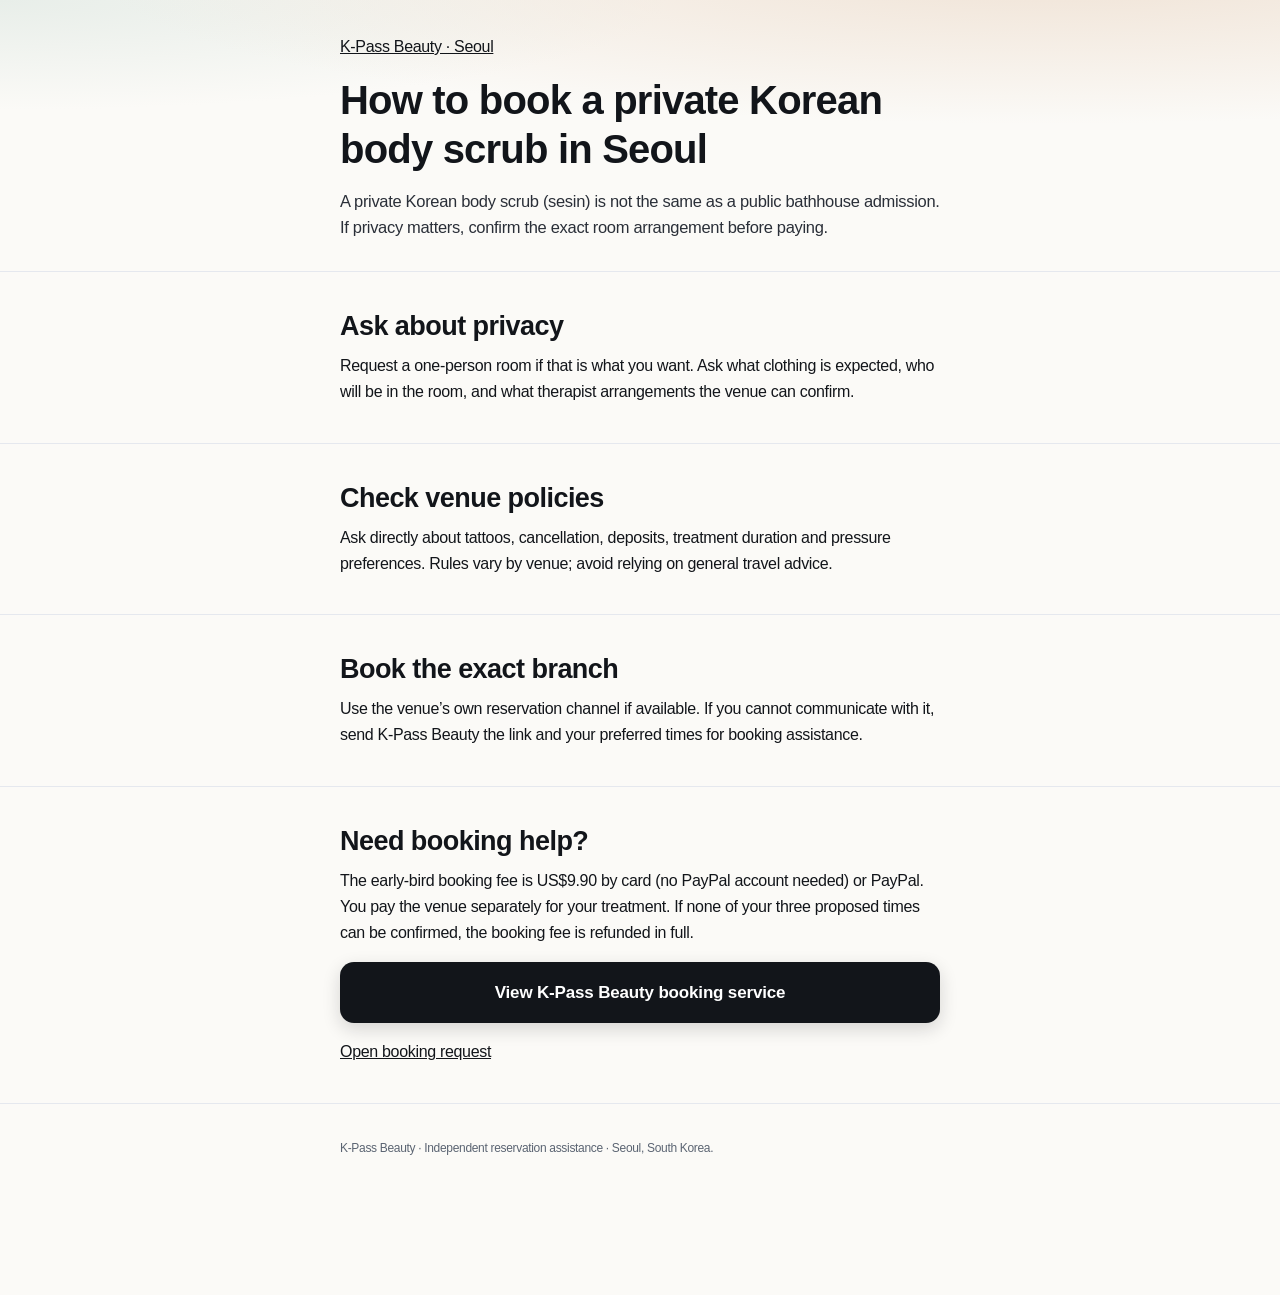
<file: guides/private-korean-scrub.html>
<!doctype html><html lang="en"><head><meta charset="utf-8"><meta name="viewport" content="width=device-width, initial-scale=1"><title>How to book a private Korean body scrub in Seoul | K-Pass Beauty</title><meta name="description" content="A private Korean body scrub (sesin) is not the same as a public bathhouse admission. If privacy matters, confirm the exact room arrangement before paying."><link rel="canonical" href="https://nineonehn.github.io/k-pass-beauty/guides/private-korean-scrub.html"><meta name="robots" content="index,follow"><script async src="https://www.googletagmanager.com/gtag/js?id=G-75QNHCLDK6"></script>
<script>
  window.dataLayer = window.dataLayer || [];
  function gtag(){dataLayer.push(arguments);}
  gtag('js', new Date());
  gtag('config', 'G-75QNHCLDK6');
</script><style>
  :root{
    --ink:#12151a; --ink2:#2a2f38; --sub:#5b6472; --line:#e5e8ee;
    --bg:#fbfaf7; --card:#ffffff; --soft:#f4f2ec; --accent:#b4552d; --accent2:#1f5eff;
    --ok:#1c7a4a; --radius:16px;
  }
  *{box-sizing:border-box; -webkit-tap-highlight-color:transparent;}
  html{-webkit-text-size-adjust:100%;}
  body{
    margin:0; background:var(--bg); color:var(--ink);
    font-family:"Pretendard Variable",Pretendard,-apple-system,BlinkMacSystemFont,"Apple SD Gothic Neo",sans-serif;
    line-height:1.62; font-size:16px; letter-spacing:-.02em;
    padding-bottom:calc(86px + env(safe-area-inset-bottom));
  }
  .wrap{max-width:640px; margin:0 auto; padding:0 20px;}
  h1,h2,h3{letter-spacing:-.02em; line-height:1.22; margin:0;}
  p{margin:0;}
  a{color:inherit;}
  .btn{
    display:flex; align-items:center; justify-content:center; gap:8px;
    background:var(--ink); color:#fff; text-decoration:none;
    font-weight:700; font-size:17px; letter-spacing:-.01em;
    padding:17px 22px; border-radius:14px; width:100%;
    box-shadow:0 6px 18px rgba(18,21,26,.16);
  }
  .btn:active{transform:translateY(1px);}
  .btn .price{font-weight:800;}
  .btn.ghost{background:#fff; color:var(--ink); box-shadow:none; border:1.5px solid var(--ink);}

  /* ---------- hero ---------- */
  header{padding:34px 0 30px; background:
      radial-gradient(120% 90% at 82% -10%, #f0e3d6 0%, rgba(240,227,214,0) 62%),
      radial-gradient(90% 70% at 0% 0%, #e8eee9 0%, rgba(232,238,233,0) 58%);}
  .brand{display:flex; align-items:center; gap:9px; font-size:12px; font-weight:800; letter-spacing:.16em; text-transform:uppercase; color:var(--sub);}
  .brand i{width:9px; height:9px; border-radius:50%; background:var(--accent); display:block;}
  h1{font-size:clamp(30px,8.4vw,40px); margin:16px 0 14px; font-weight:800;}
  h1 em{font-style:normal; color:var(--accent);}
  .lead{font-size:16.5px; color:var(--ink2);}
  .lead b{background:linear-gradient(transparent 62%, #f6ddc9 62%);}
  .chips{display:flex; flex-wrap:wrap; gap:7px; margin:20px 0 22px;}
  .chip{font-size:12.5px; font-weight:700; color:var(--ink2); background:#fff; border:1px solid var(--line); border-radius:999px; padding:6px 11px;}
  .fineprint{font-size:12.5px; color:var(--sub); margin-top:12px; text-align:center;}

  /* ---------- sections ---------- */
  section{padding:38px 0; border-top:1px solid var(--line);}
  .kicker{font-size:11.5px; font-weight:800; letter-spacing:.18em; text-transform:uppercase; color:var(--accent); margin-bottom:9px;}
  h2{font-size:clamp(22px,6vw,27px); font-weight:800; margin-bottom:10px;}
  .sub{color:var(--sub); font-size:15px;}

  .two{display:grid; gap:14px; margin-top:20px;}
  .card{background:var(--card); border:1px solid var(--line); border-radius:var(--radius); padding:20px 18px;}
  .card h3{font-size:18.5px; font-weight:800; margin-bottom:2px;}
  .card .kr{font-size:13px; color:var(--sub); font-weight:600; margin-bottom:11px;}
  .card ul{margin:0; padding:0; list-style:none; font-size:14.5px;}
  .card li{position:relative; padding-left:19px; margin-bottom:7px; color:var(--ink2);}
  .card li::before{content:""; position:absolute; left:0; top:9px; width:7px; height:7px; border-radius:50%; background:var(--accent); opacity:.55;}
  .card li.no::before{background:#a8adb7;}
  .card .tagline{margin-top:13px; padding-top:13px; border-top:1px dashed var(--line); font-size:13px; color:var(--sub);}
  .card .tagline b{color:var(--ink);}

  /* ---------- vs: OTA vs the shop you saved ---------- */
  .vs{align-items:start;}
  .vs .vstag{display:inline-block; font-size:10.5px; font-weight:800; letter-spacing:.12em; text-transform:uppercase; color:var(--sub); background:var(--soft); border:1px solid var(--line); border-radius:999px; padding:4px 9px; margin-bottom:11px;}
  .vs .ota{background:var(--soft);}
  .vs .ours{border:1.5px solid var(--ink); box-shadow:0 6px 18px rgba(18,21,26,.06);}
  .vs .ours .vstag{color:#fff; background:var(--ink); border-color:var(--ink);}
  .vs .card h3{font-size:19px;}
  .vs-close{margin-top:16px; padding:15px 16px; background:#fff; border:1px solid var(--line); border-radius:14px; font-size:14px; color:var(--ink2);}
  .vs-close b{color:var(--ink);}

  ol.steps{margin:20px 0 0; padding:0; list-style:none; counter-reset:s;}
  ol.steps li{position:relative; padding:0 0 20px 46px; counter-increment:s;}
  ol.steps li::before{
    content:counter(s); position:absolute; left:0; top:1px;
    width:29px; height:29px; border-radius:50%; background:var(--ink); color:#fff;
    display:flex; align-items:center; justify-content:center; font-size:14px; font-weight:800;
  }
  ol.steps li:last-child{padding-bottom:0;}
  ol.steps b{display:block; font-size:16px;}
  ol.steps span{font-size:14.5px; color:var(--sub);}

  /* ---------- flashcard ---------- */
  .flashwrap{background:var(--soft); border-radius:var(--radius); padding:16px; margin-top:20px;}
  .flashlabel{display:flex; justify-content:space-between; align-items:center; font-size:11px; font-weight:800; letter-spacing:.14em; text-transform:uppercase; color:var(--sub); margin-bottom:11px;}
  .flash{
    background:#fff; border:1.5px solid var(--ink); border-radius:12px; padding:18px 16px 16px;
    box-shadow:4px 4px 0 rgba(18,21,26,.9);
  }
  .flash .fname{font-size:10.5px; font-weight:800; letter-spacing:.16em; color:var(--accent); text-transform:uppercase; margin-bottom:10px;}
  .flash p.k{font-size:16px; font-weight:700; line-height:1.5; margin-bottom:8px; word-break:keep-all;}
  .flash p.k:last-of-type{margin-bottom:0;}
  .flash hr{border:0; border-top:1px dashed var(--line); margin:14px 0 11px;}
  .flash .en{font-size:12.5px; color:var(--sub); line-height:1.55;}
  .flash .en b{color:var(--ink2);}

  /* ---------- editor's pick ---------- */
  .pick{position:relative; background:var(--card); border:1.5px solid var(--ink); border-radius:18px; padding:22px 18px 18px; margin-top:20px;}
  .pick .ribbon{display:inline-flex; align-items:center; font-size:10.5px; font-weight:800; letter-spacing:.14em; text-transform:uppercase; color:#fff; background:var(--accent); border-radius:999px; padding:5px 10px;}
  .pickhead{display:flex; justify-content:space-between; align-items:flex-start; gap:14px; margin-top:13px;}
  .pickhead h3{font-size:23px; font-weight:800; letter-spacing:-.02em; line-height:1.15;}
  .pickkr{font-size:12.5px; color:var(--sub); font-weight:600; margin-top:4px; line-height:1.45;}
  .rating{flex:0 0 auto; text-align:right;}
  .rating .num{font-size:21px; font-weight:800; letter-spacing:-.02em; line-height:1;}
  .rating .num span{color:var(--accent); font-size:14px; margin-left:2px;}
  .rating small{display:block; font-size:10px; color:var(--sub); margin-top:5px; letter-spacing:.01em;}
  .pick ul{margin:16px 0 0; padding:0; list-style:none; font-size:14.5px;}
  .pick li{position:relative; padding-left:21px; margin-bottom:8px; color:var(--ink2);}
  .pick li::before{content:"✓"; position:absolute; left:0; top:0; color:var(--ok); font-weight:800;}
  .pick li b{color:var(--ink);}
  .meta{margin:16px 0 0; padding:15px 0 0; border-top:1px dashed var(--line); display:grid; gap:9px; font-size:13.5px;}
  .meta div{display:flex; gap:10px;}
  .meta dt{flex:0 0 66px; color:var(--sub); font-weight:800; font-size:10.5px; letter-spacing:.1em; text-transform:uppercase; padding-top:3px;}
  .meta dd{margin:0; color:var(--ink2);}
  .picklinks{display:flex; flex-wrap:wrap; gap:8px; margin-top:16px;}
  .picklinks a{display:inline-flex; align-items:center; font-size:12.5px; font-weight:700; text-decoration:none; border:1px solid var(--line); background:var(--soft); color:var(--ink2); border-radius:999px; padding:8px 13px;}
  .picknote{font-size:12.5px; color:var(--sub); margin-top:14px;}

  /* ---------- price ---------- */
  .pricebox{background:var(--ink); color:#fff; border-radius:20px; padding:26px 20px; margin-top:20px;}
  .pricebox .amt{font-size:46px; font-weight:800; letter-spacing:-.03em; line-height:1;}
  .pricebox .amt small{font-size:16px; font-weight:600; letter-spacing:0; opacity:.75; display:block; margin-top:9px;}
  .pricebox ul{margin:20px 0 0; padding:0; list-style:none; font-size:14.5px;}
  .pricebox li{position:relative; padding-left:22px; margin-bottom:9px; color:#e7e9ee;}
  .pricebox li::before{content:"✓"; position:absolute; left:0; top:0; color:#9fd3b4; font-weight:800;}
  .pricebox li.no::before{content:"✕"; color:#e6a99a;}
  .pricebox li b{color:#fff;}
  .pricebox .paynote{margin-top:18px; padding-top:16px; border-top:1px solid rgba(255,255,255,.16); font-size:12.5px; color:#b8bdc7;}

  /* ---------- straight answers ---------- */
  .qa{margin-top:20px; display:grid; gap:10px;}
  .qa-item{display:flex; gap:13px; background:var(--card); border:1px solid var(--line); border-radius:14px; padding:16px 16px 15px;}
  .qa-n{flex:0 0 auto; width:27px; height:27px; border-radius:50%; background:var(--soft); border:1px solid var(--line); color:var(--accent); font-size:11px; font-weight:800; letter-spacing:.04em; display:flex; align-items:center; justify-content:center; margin-top:1px;}
  .qa-item h3{font-size:15.5px; font-weight:800; line-height:1.36;}
  .qa-item p{font-size:14px; color:var(--ink2); margin-top:7px; word-break:keep-all;}
  .qa-item p b{color:var(--ink); background:linear-gradient(transparent 64%, #f6ddc9 64%);}
  .trustline{display:flex; flex-wrap:wrap; gap:6px; margin-top:14px;}
  .trustline span{font-size:11.5px; font-weight:700; color:var(--sub); background:var(--soft); border:1px solid var(--line); border-radius:999px; padding:5px 10px;}

  /* ---------- faq ---------- */
  details{border-bottom:1px solid var(--line); padding:15px 0;}
  details summary{
    list-style:none; cursor:pointer; font-weight:700; font-size:15.5px; letter-spacing:-.01em;
    display:flex; justify-content:space-between; gap:14px; align-items:flex-start;
  }
  details summary::-webkit-details-marker{display:none;}
  details summary::after{content:"+"; font-size:20px; font-weight:400; color:var(--sub); line-height:1; flex:0 0 auto;}
  details[open] summary::after{content:"–";}
  details .a{font-size:14.5px; color:var(--ink2); margin-top:9px; padding-right:26px;}
  details .a p+p{margin-top:9px;}

  .note{background:#fff; border-left:3px solid var(--accent); border-radius:0 10px 10px 0; padding:14px 16px; font-size:14px; color:var(--ink2); margin-top:20px;}

  footer{padding:34px 0 40px; border-top:1px solid var(--line); font-size:12px; color:var(--sub); line-height:1.7;}
  footer b{color:var(--ink2);}
  footer .disclaimer{margin-top:12px;}

  /* ---------- sticky cta ---------- */
  .sticky{
    position:fixed; left:0; right:0; bottom:0; z-index:50;
    padding:11px 20px calc(11px + env(safe-area-inset-bottom));
    background:rgba(251,250,247,.94); backdrop-filter:blur(12px);
    border-top:1px solid var(--line);
  }
  .sticky .inner{max-width:640px; margin:0 auto;}
  .sticky .sub2{font-size:11.5px; color:var(--sub); text-align:center; margin-top:6px;}

  @media (min-width:600px){
    .two{grid-template-columns:1fr 1fr;}
    body{padding-bottom:96px;}
  }
  @media (prefers-reduced-motion:reduce){*{transition:none!important; animation:none!important;}}
</style></head><body><header><div class="wrap"><a href="../" data-keep-ref>K-Pass Beauty · Seoul</a><h1>How to book a private Korean body scrub in Seoul</h1><p class="lead">A private Korean body scrub (sesin) is not the same as a public bathhouse admission. If privacy matters, confirm the exact room arrangement before paying.</p></div></header><section><div class="wrap"><h2>Ask about privacy</h2><p>Request a one-person room if that is what you want. Ask what clothing is expected, who will be in the room, and what therapist arrangements the venue can confirm.</p></div></section><section><div class="wrap"><h2>Check venue policies</h2><p>Ask directly about tattoos, cancellation, deposits, treatment duration and pressure preferences. Rules vary by venue; avoid relying on general travel advice.</p></div></section><section><div class="wrap"><h2>Book the exact branch</h2><p>Use the venue’s own reservation channel if available. If you cannot communicate with it, send K-Pass Beauty the link and your preferred times for booking assistance.</p></div></section><section><div class="wrap"><h2>Need booking help?</h2><p>The early-bird booking fee is US$9.90 by card (no PayPal account needed) or PayPal. You pay the venue separately for your treatment. If none of your three proposed times can be confirmed, the booking fee is refunded in full.</p><p style="margin-top:16px"><a class="btn" href="../" data-keep-ref>View K-Pass Beauty booking service</a></p><p style="margin-top:16px"><a href="https://tally.so/r/vXr0r0">Open booking request</a></p></div></section><footer><div class="wrap">K-Pass Beauty · Independent reservation assistance · Seoul, South Korea.</div></footer><script src="../booking-tracking.js" defer></script></body></html>
</file>
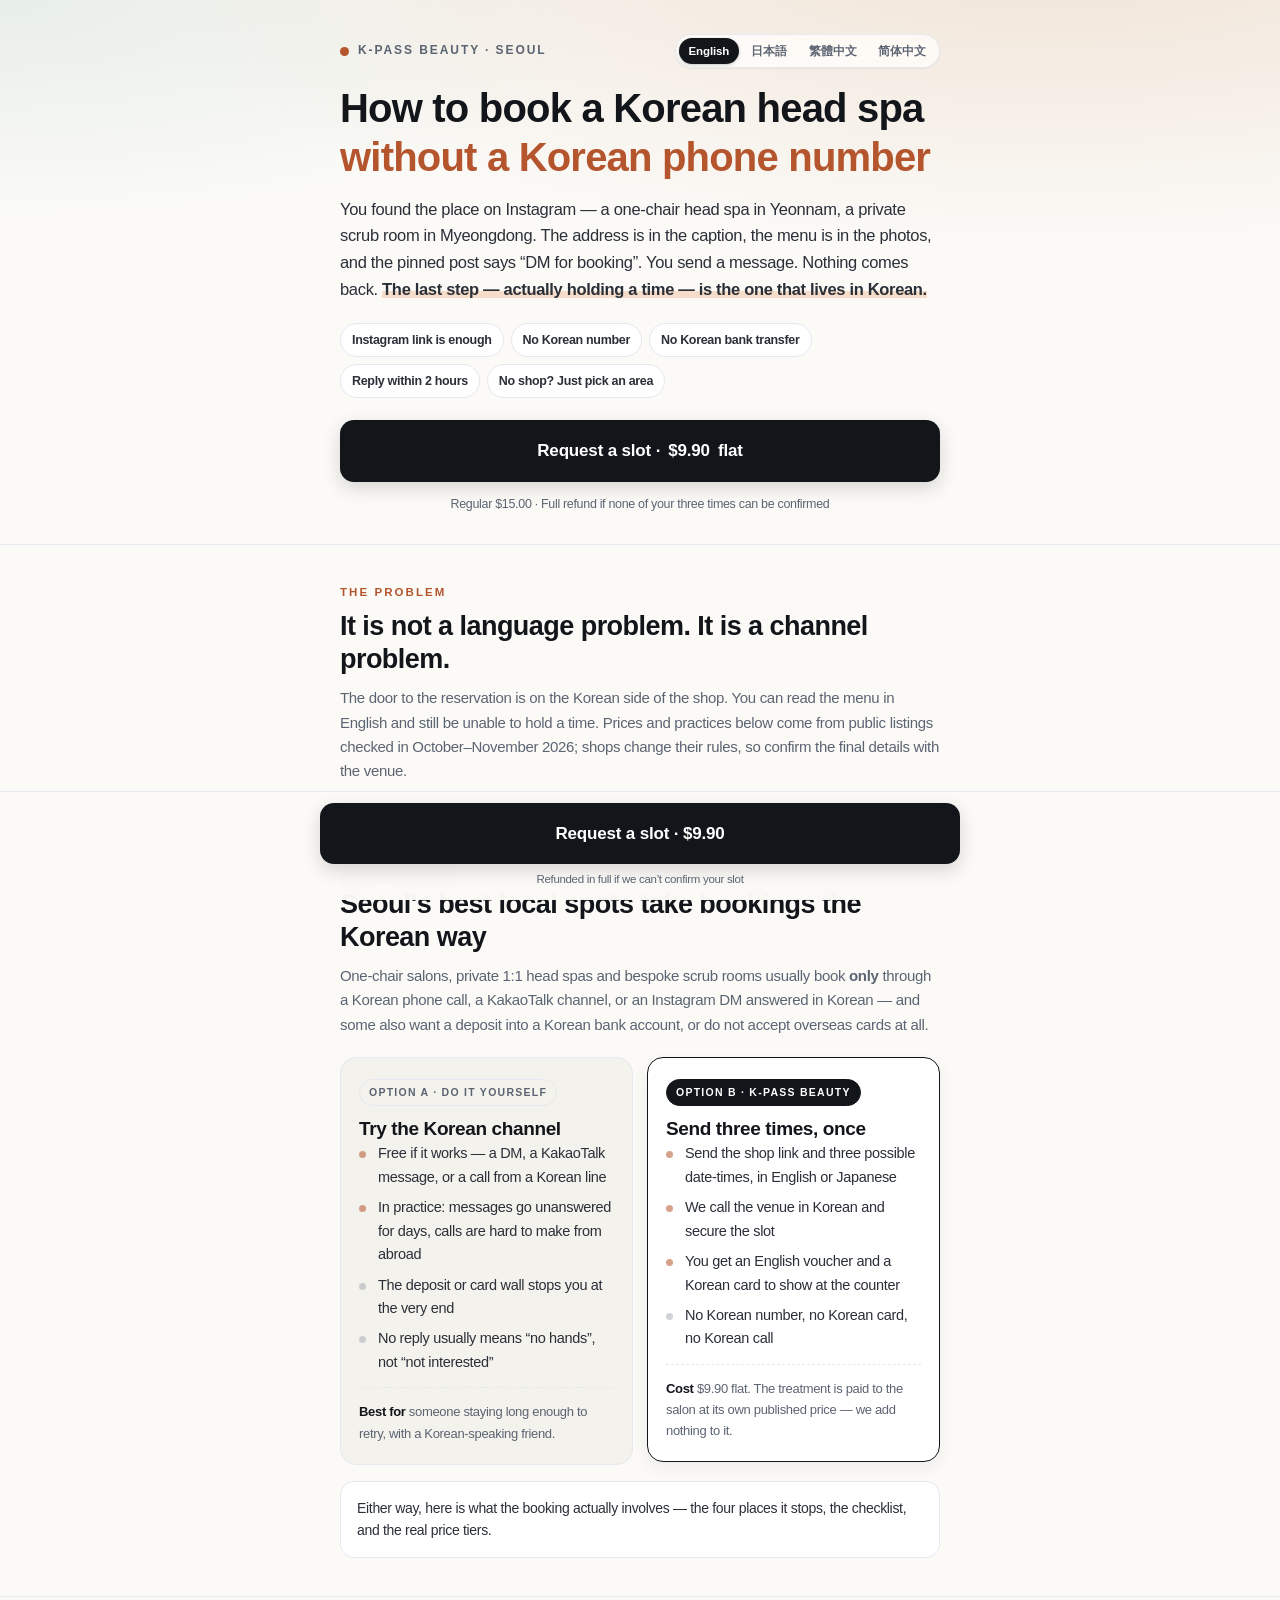
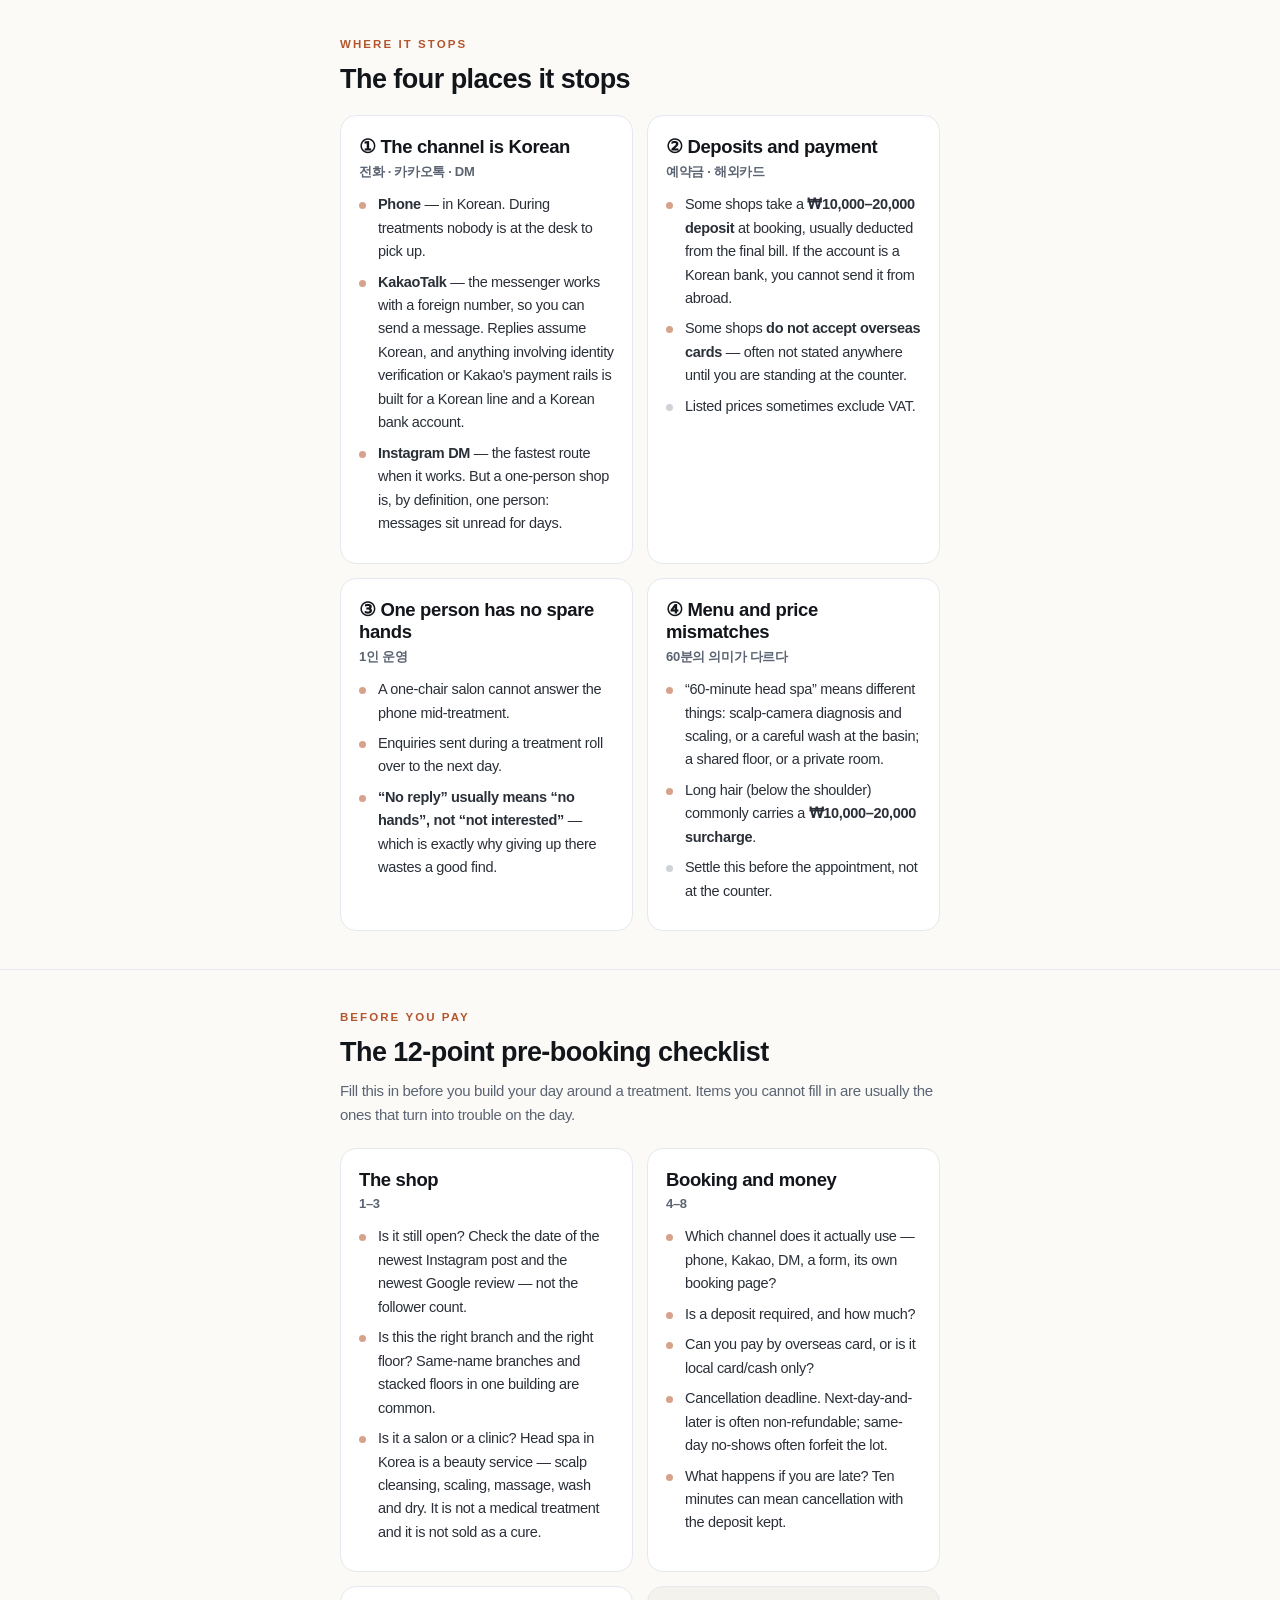
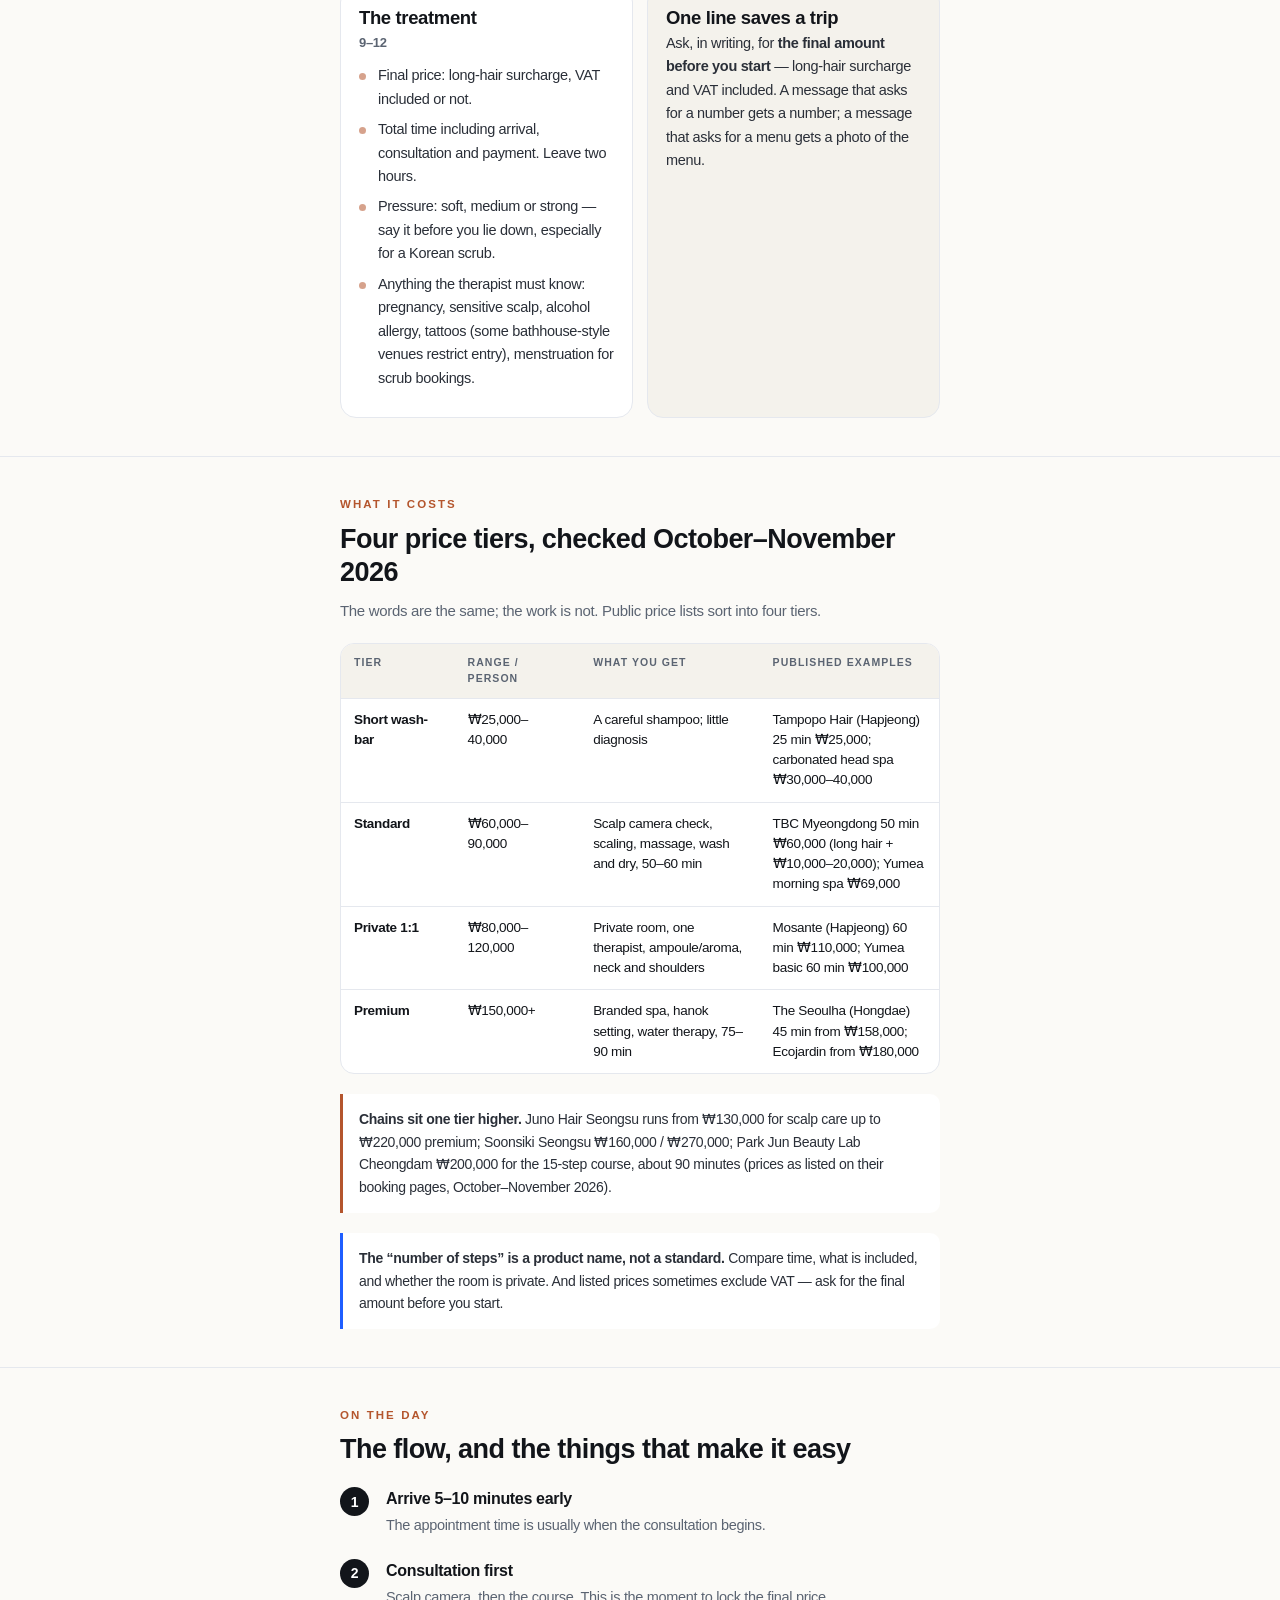
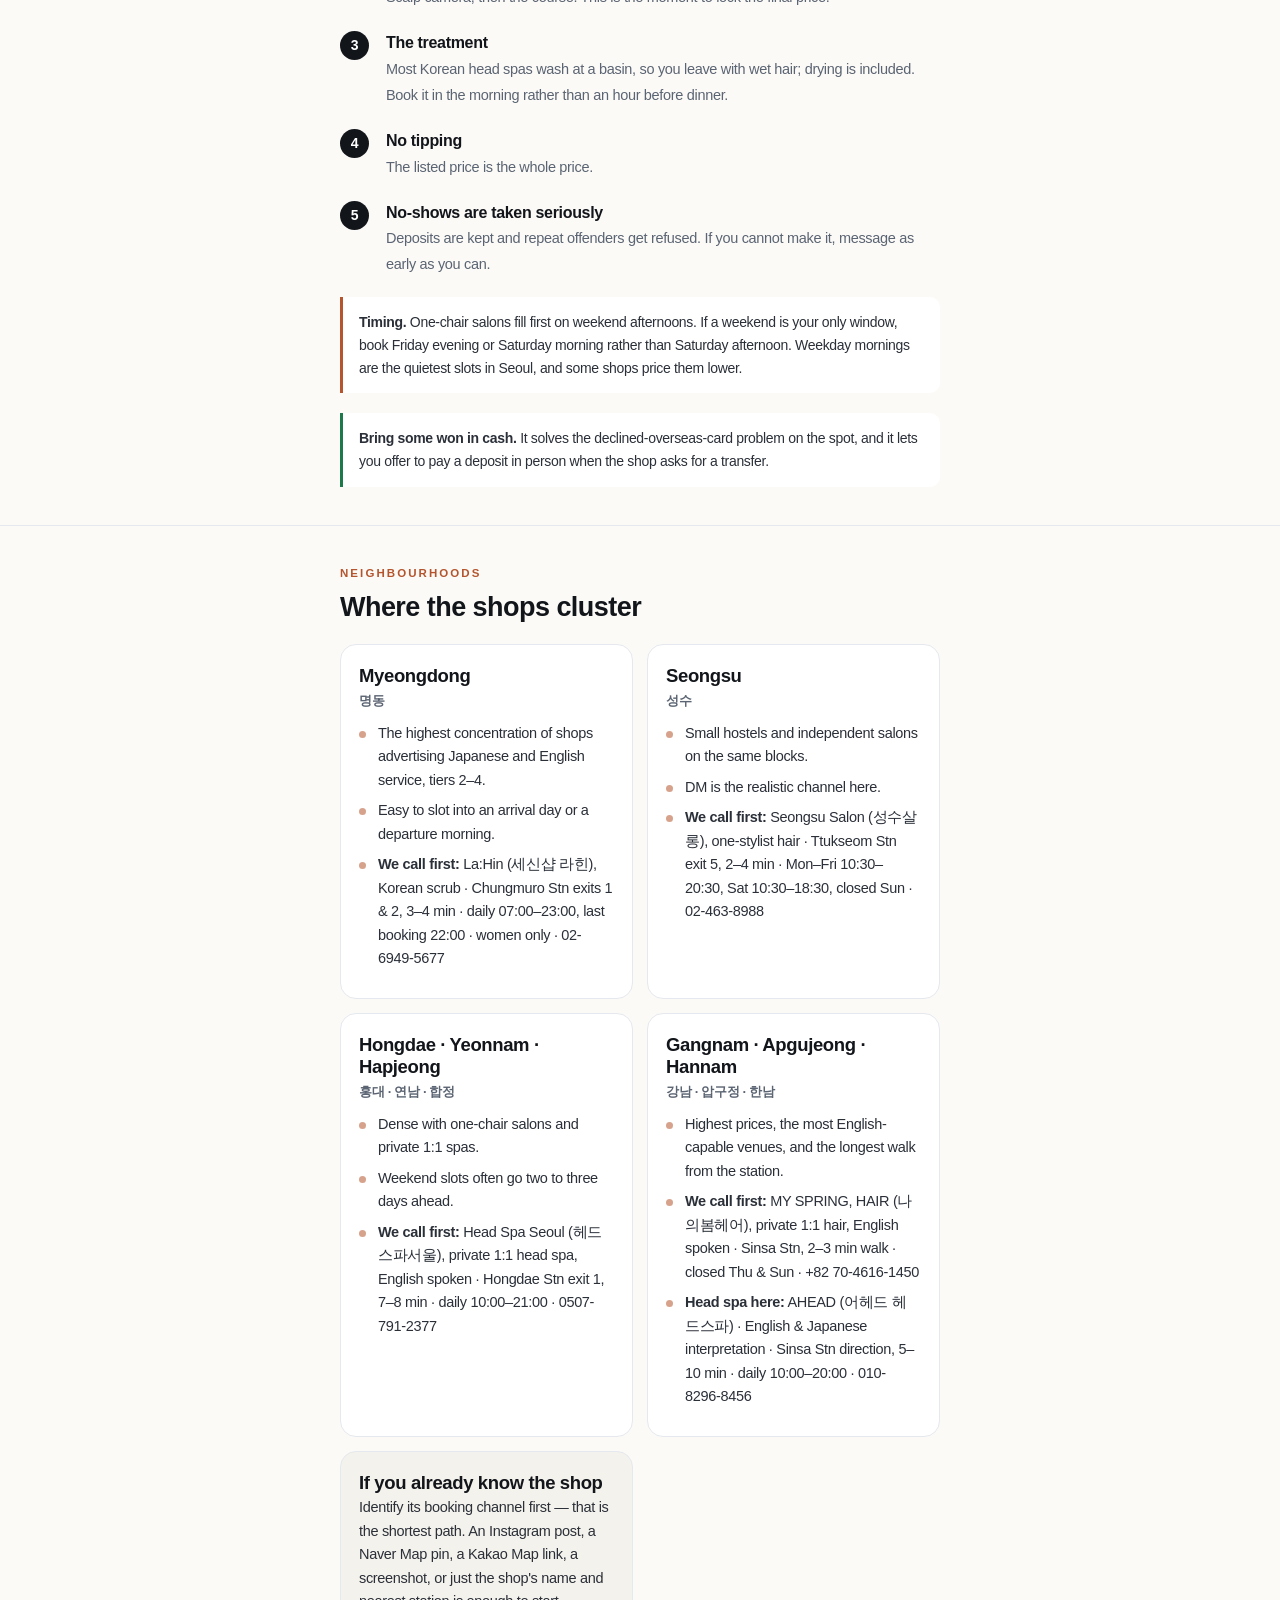
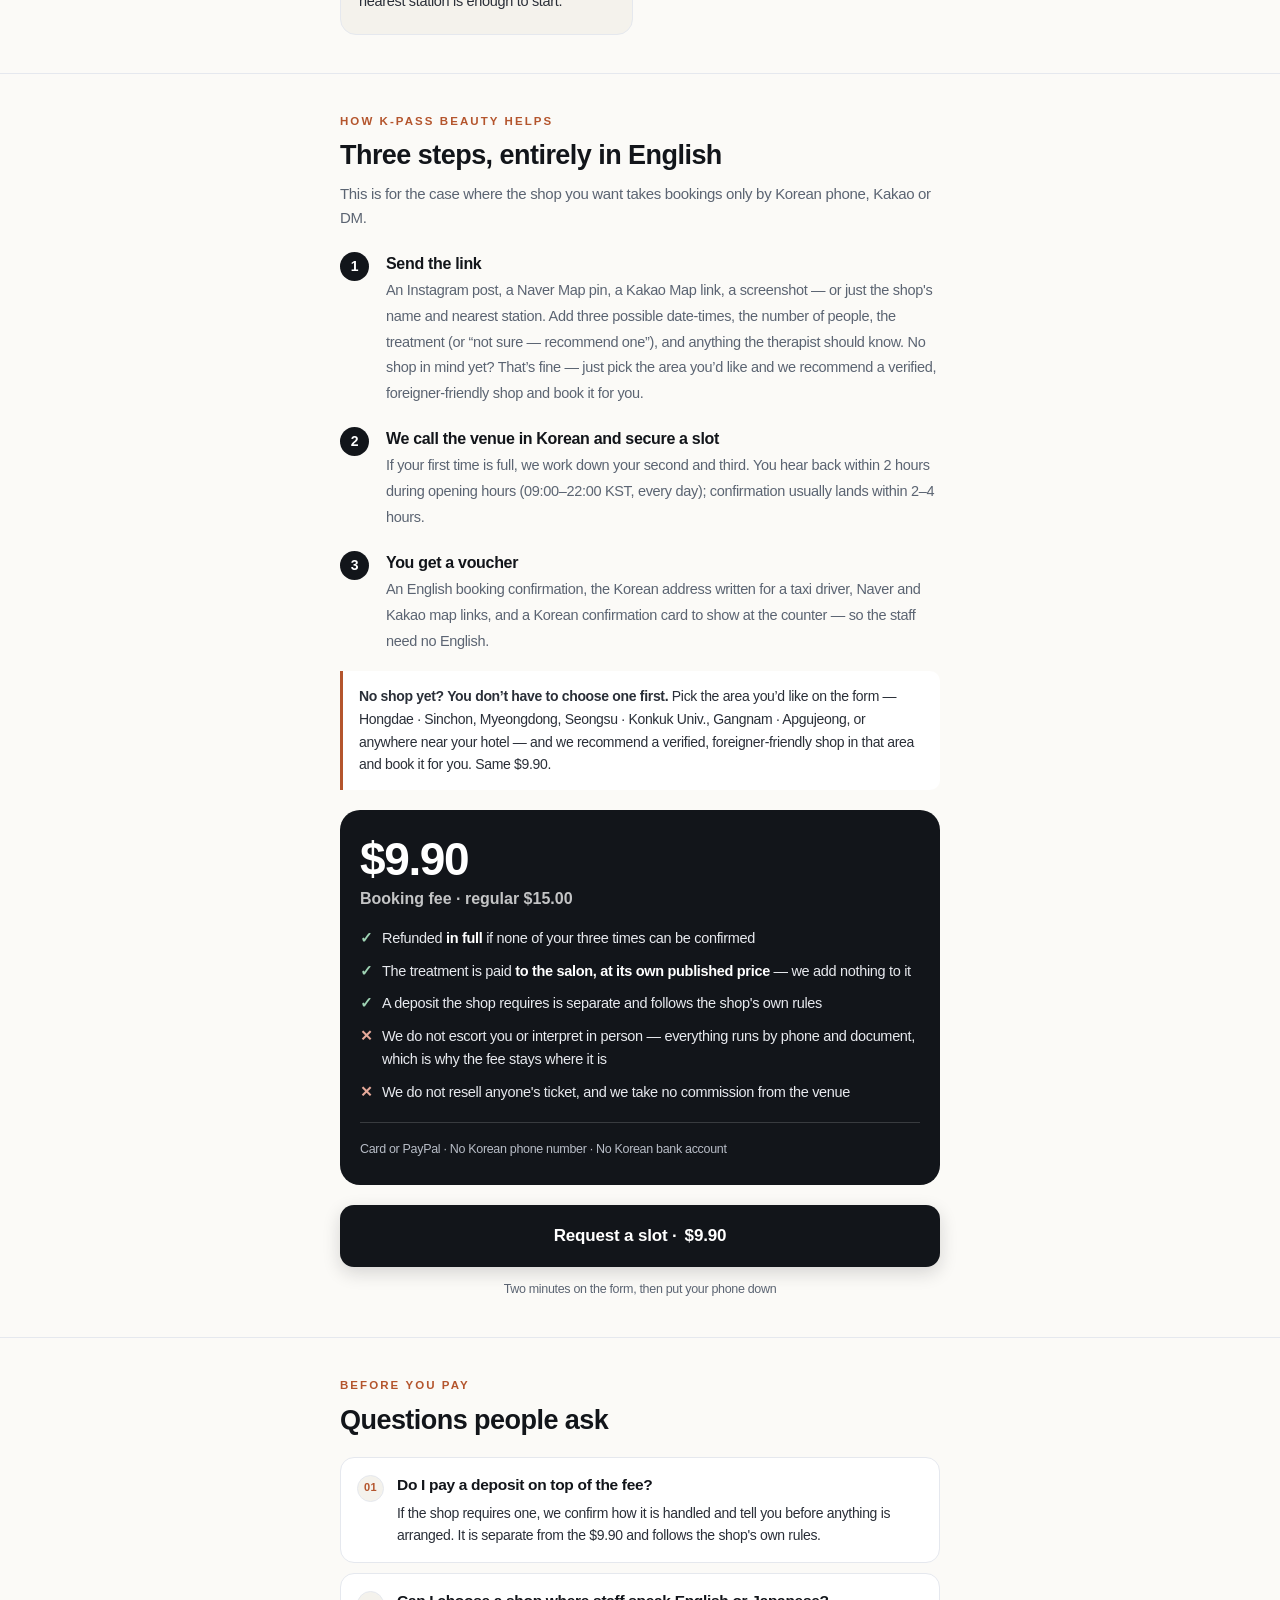
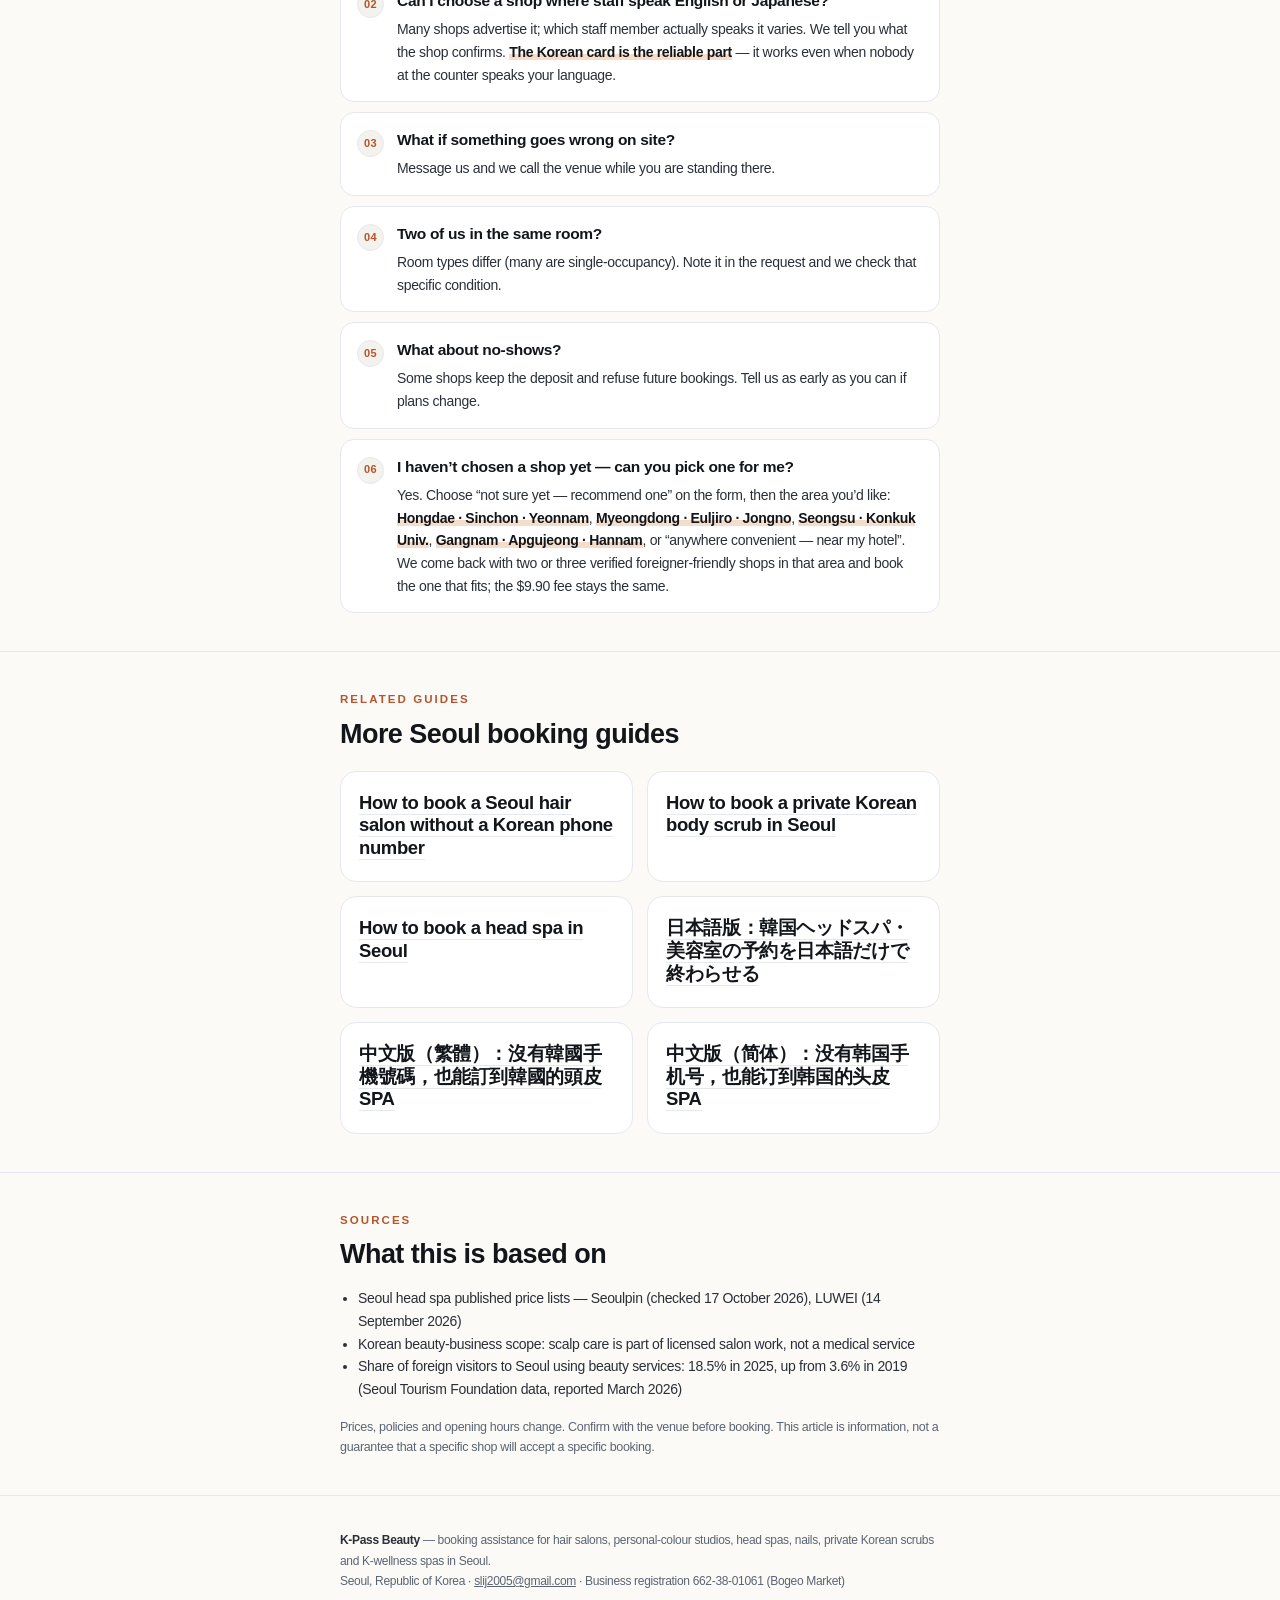
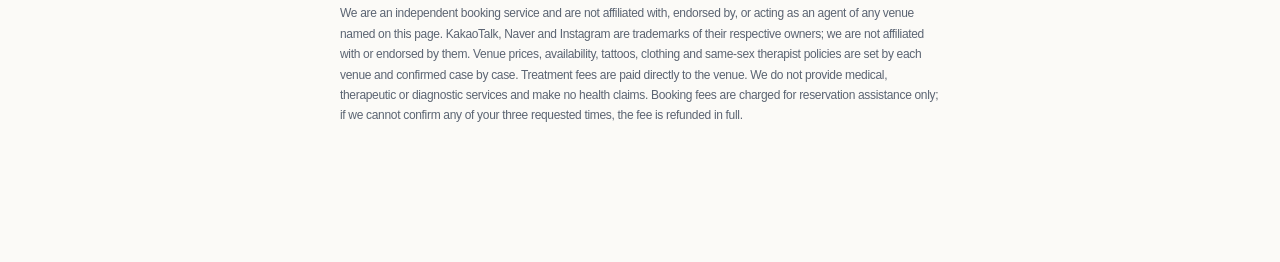
<file: guides/seoul-beauty-reservation-en.html>
<!doctype html>
<html lang="en">
<head>
<meta charset="utf-8">
<meta name="viewport" content="width=device-width, initial-scale=1">
<title>How to Book a Korean Head Spa Without a Korean Phone Number (Seoul, 2026) | K-Pass Beauty</title>
<meta name="description" content="Where Seoul head spa and salon booking stops for foreign visitors, what to confirm before paying, the real price tiers, and how to get a slot confirmed in English without a Korean number.">
<link rel="canonical" href="https://nineonehn.github.io/k-pass-beauty/guides/seoul-beauty-reservation-en.html">
<link rel="alternate" hreflang="en" href="https://nineonehn.github.io/k-pass-beauty/guides/seoul-beauty-reservation-en.html">
<link rel="alternate" hreflang="ja" href="https://nineonehn.github.io/k-pass-beauty/guides/seoul-beauty-reservation-ja.html">
<link rel="alternate" hreflang="zh-Hant" href="https://nineonehn.github.io/k-pass-beauty/guides/seoul-beauty-reservation-zh.html">
<link rel="alternate" hreflang="zh-Hans" href="https://nineonehn.github.io/k-pass-beauty/guides/seoul-beauty-reservation-zh-hans.html">
<link rel="alternate" hreflang="x-default" href="https://nineonehn.github.io/k-pass-beauty/guides/seoul-beauty-reservation-en.html">
<meta name="robots" content="index,follow,max-image-preview:large">
<meta property="og:type" content="article">
<meta property="og:site_name" content="K-Pass Beauty">
<meta property="og:locale" content="en_US">
<meta property="og:title" content="How to Book a Korean Head Spa Without a Korean Phone Number (Seoul, 2026) | K-Pass Beauty">
<meta property="og:description" content="Where Seoul head spa and salon booking stops for foreign visitors, what to confirm before paying, the real price tiers, and how to get a slot confirmed in English without a Korean number.">
<meta property="og:url" content="https://nineonehn.github.io/k-pass-beauty/guides/seoul-beauty-reservation-en.html">
<meta property="og:image" content="https://nineonehn.github.io/k-pass-beauty/og.png">
<meta name="twitter:card" content="summary_large_image">
<script async src="https://www.googletagmanager.com/gtag/js?id=G-75QNHCLDK6"></script>
<script>
  window.dataLayer = window.dataLayer || [];
  function gtag(){dataLayer.push(arguments);}
  gtag('js', new Date());
  gtag('config', 'G-75QNHCLDK6');
</script>
<style>
  :root{
    --ink:#12151a; --ink2:#2a2f38; --sub:#5b6472; --line:#e5e8ee;
    --bg:#fbfaf7; --card:#ffffff; --soft:#f4f2ec; --accent:#b4552d; --accent2:#1f5eff;
    --ok:#1c7a4a; --radius:16px;
  }
  *{box-sizing:border-box; -webkit-tap-highlight-color:transparent;}
  html{-webkit-text-size-adjust:100%; max-width:100%; overflow-x:hidden;}
  body{
    margin:0; background:var(--bg); color:var(--ink);
    font-family:"Pretendard Variable",Pretendard,-apple-system,BlinkMacSystemFont,"Apple SD Gothic Neo",sans-serif;
    line-height:1.62; font-size:16px; letter-spacing:-.02em;
    padding-bottom:calc(86px + env(safe-area-inset-bottom));
    max-width:100%; overflow-x:hidden; overflow-wrap:break-word;
  }
  .wrap{max-width:640px; width:100%; margin:0 auto; padding:0 20px;}
  h1,h2,h3{letter-spacing:-.02em; line-height:1.22; margin:0;}
  p{margin:0;}
  a{color:inherit;}
  .btn{
    display:flex; align-items:center; justify-content:center; gap:8px;
    background:var(--ink); color:#fff; text-decoration:none;
    font-weight:700; font-size:17px; letter-spacing:-.01em;
    padding:17px 22px; border-radius:14px; width:100%;
    box-shadow:0 6px 18px rgba(18,21,26,.16);
  }
  .btn:active{transform:translateY(1px);}
  .btn .price{font-weight:800;}
  .btn.ghost{background:#fff; color:var(--ink); box-shadow:none; border:1.5px solid var(--ink);}

  /* ---------- hero ---------- */
  header{padding:34px 0 30px; background:
      radial-gradient(120% 90% at 82% -10%, #f0e3d6 0%, rgba(240,227,214,0) 62%),
      radial-gradient(90% 70% at 0% 0%, #e8eee9 0%, rgba(232,238,233,0) 58%);}
  .brand{display:flex; align-items:center; gap:9px; font-size:12px; font-weight:800; letter-spacing:.16em; text-transform:uppercase; color:var(--sub);}
  .brand i{width:9px; height:9px; border-radius:50%; background:var(--accent); display:block;}
  h1{font-size:clamp(30px,8.4vw,40px); margin:16px 0 14px; font-weight:800;}
  h1 em{font-style:normal; color:var(--accent);}
  .lead{font-size:16.5px; color:var(--ink2);}
  .lead b{background:linear-gradient(transparent 62%, #f6ddc9 62%);}
  .chips{display:flex; flex-wrap:wrap; gap:7px; margin:20px 0 22px;}
  .chip{font-size:12.5px; font-weight:700; color:var(--ink2); background:#fff; border:1px solid var(--line); border-radius:999px; padding:6px 11px;}
  .fineprint{font-size:12.5px; color:var(--sub); margin-top:12px; text-align:center;}

  /* ---------- sections ---------- */
  section{padding:38px 0; border-top:1px solid var(--line);}
  .kicker{font-size:11.5px; font-weight:800; letter-spacing:.18em; text-transform:uppercase; color:var(--accent); margin-bottom:9px;}
  h2{font-size:clamp(22px,6vw,27px); font-weight:800; margin-bottom:10px;}
  .sub{color:var(--sub); font-size:15px;}

  .two{display:grid; gap:14px; margin-top:20px;}
  .card{background:var(--card); border:1px solid var(--line); border-radius:var(--radius); padding:20px 18px;}
  .card h3{font-size:18.5px; font-weight:800; margin-bottom:2px;}
  .card .kr{font-size:13px; color:var(--sub); font-weight:600; margin-bottom:11px;}
  .card ul{margin:0; padding:0; list-style:none; font-size:14.5px;}
  .card li{position:relative; padding-left:19px; margin-bottom:7px; color:var(--ink2);}
  .card li::before{content:""; position:absolute; left:0; top:9px; width:7px; height:7px; border-radius:50%; background:var(--accent); opacity:.55;}
  .card li.no::before{background:#a8adb7;}
  .card .tagline{margin-top:13px; padding-top:13px; border-top:1px dashed var(--line); font-size:13px; color:var(--sub);}
  .card .tagline b{color:var(--ink);}

  /* ---------- vs: OTA vs the shop you saved ---------- */
  .vs{align-items:start;}
  .vs .vstag{display:inline-block; font-size:10.5px; font-weight:800; letter-spacing:.12em; text-transform:uppercase; color:var(--sub); background:var(--soft); border:1px solid var(--line); border-radius:999px; padding:4px 9px; margin-bottom:11px;}
  .vs .ota{background:var(--soft);}
  .vs .ours{border:1.5px solid var(--ink); box-shadow:0 6px 18px rgba(18,21,26,.06);}
  .vs .ours .vstag{color:#fff; background:var(--ink); border-color:var(--ink);}
  .vs .card h3{font-size:19px;}
  .vs-close{margin-top:16px; padding:15px 16px; background:#fff; border:1px solid var(--line); border-radius:14px; font-size:14px; color:var(--ink2);}
  .vs-close b{color:var(--ink);}

  ol.steps{margin:20px 0 0; padding:0; list-style:none; counter-reset:s;}
  ol.steps li{position:relative; padding:0 0 20px 46px; counter-increment:s;}
  ol.steps li::before{
    content:counter(s); position:absolute; left:0; top:1px;
    width:29px; height:29px; border-radius:50%; background:var(--ink); color:#fff;
    display:flex; align-items:center; justify-content:center; font-size:14px; font-weight:800;
  }
  ol.steps li:last-child{padding-bottom:0;}
  ol.steps b{display:block; font-size:16px;}
  ol.steps span{font-size:14.5px; color:var(--sub);}

  /* ---------- flashcard ---------- */
  .flashwrap{background:var(--soft); border-radius:var(--radius); padding:16px; margin-top:20px;}
  .flashlabel{display:flex; justify-content:space-between; align-items:center; font-size:11px; font-weight:800; letter-spacing:.14em; text-transform:uppercase; color:var(--sub); margin-bottom:11px;}
  .flash{
    background:#fff; border:1.5px solid var(--ink); border-radius:12px; padding:18px 16px 16px;
    box-shadow:4px 4px 0 rgba(18,21,26,.9);
  }
  .flash .fname{font-size:10.5px; font-weight:800; letter-spacing:.16em; color:var(--accent); text-transform:uppercase; margin-bottom:10px;}
  .flash p.k{font-size:16px; font-weight:700; line-height:1.5; margin-bottom:8px; word-break:normal; overflow-wrap:anywhere;}
  .flash p.k:last-of-type{margin-bottom:0;}
  .flash hr{border:0; border-top:1px dashed var(--line); margin:14px 0 11px;}
  .flash .en{font-size:12.5px; color:var(--sub); line-height:1.55;}
  .flash .en b{color:var(--ink2);}

  /* ---------- editor's pick ---------- */
  .pick{position:relative; background:var(--card); border:1.5px solid var(--ink); border-radius:18px; padding:22px 18px 18px; margin-top:20px;}
  .pick .ribbon{display:inline-flex; align-items:center; font-size:10.5px; font-weight:800; letter-spacing:.14em; text-transform:uppercase; color:#fff; background:var(--accent); border-radius:999px; padding:5px 10px;}
  .pickhead{display:flex; justify-content:space-between; align-items:flex-start; gap:14px; margin-top:13px;}
  .pickhead h3{font-size:23px; font-weight:800; letter-spacing:-.02em; line-height:1.15;}
  .pickkr{font-size:12.5px; color:var(--sub); font-weight:600; margin-top:4px; line-height:1.45;}
  .rating{flex:0 0 auto; text-align:right;}
  .rating .num{font-size:21px; font-weight:800; letter-spacing:-.02em; line-height:1;}
  .rating .num span{color:var(--accent); font-size:14px; margin-left:2px;}
  .rating small{display:block; font-size:10px; color:var(--sub); margin-top:5px; letter-spacing:.01em;}
  .pick ul{margin:16px 0 0; padding:0; list-style:none; font-size:14.5px;}
  .pick li{position:relative; padding-left:21px; margin-bottom:8px; color:var(--ink2);}
  .pick li::before{content:"✓"; position:absolute; left:0; top:0; color:var(--ok); font-weight:800;}
  .pick li b{color:var(--ink);}
  .meta{margin:16px 0 0; padding:15px 0 0; border-top:1px dashed var(--line); display:grid; gap:9px; font-size:13.5px;}
  .meta div{display:flex; gap:10px;}
  .meta dt{flex:0 0 66px; color:var(--sub); font-weight:800; font-size:10.5px; letter-spacing:.1em; text-transform:uppercase; padding-top:3px;}
  .meta dd{margin:0; color:var(--ink2);}
  .picklinks{display:flex; flex-wrap:wrap; gap:8px; margin-top:16px;}
  .picklinks a{display:inline-flex; align-items:center; font-size:12.5px; font-weight:700; text-decoration:none; border:1px solid var(--line); background:var(--soft); color:var(--ink2); border-radius:999px; padding:8px 13px;}
  .picknote{font-size:12.5px; color:var(--sub); margin-top:14px;}

  /* ---------- price ---------- */
  .pricebox{background:var(--ink); color:#fff; border-radius:20px; padding:26px 20px; margin-top:20px;}
  .pricebox .amt{font-size:46px; font-weight:800; letter-spacing:-.03em; line-height:1;}
  .pricebox .amt small{font-size:16px; font-weight:600; letter-spacing:0; opacity:.75; display:block; margin-top:9px;}
  .pricebox ul{margin:20px 0 0; padding:0; list-style:none; font-size:14.5px;}
  .pricebox li{position:relative; padding-left:22px; margin-bottom:9px; color:#e7e9ee;}
  .pricebox li::before{content:"✓"; position:absolute; left:0; top:0; color:#9fd3b4; font-weight:800;}
  .pricebox li.no::before{content:"✕"; color:#e6a99a;}
  .pricebox li b{color:#fff;}
  .pricebox .paynote{margin-top:18px; padding-top:16px; border-top:1px solid rgba(255,255,255,.16); font-size:12.5px; color:#b8bdc7;}

  /* ---------- straight answers ---------- */
  .qa{margin-top:20px; display:grid; gap:10px;}
  .qa-item{display:flex; gap:13px; background:var(--card); border:1px solid var(--line); border-radius:14px; padding:16px 16px 15px;}
  .qa-n{flex:0 0 auto; width:27px; height:27px; border-radius:50%; background:var(--soft); border:1px solid var(--line); color:var(--accent); font-size:11px; font-weight:800; letter-spacing:.04em; display:flex; align-items:center; justify-content:center; margin-top:1px;}
  .qa-item h3{font-size:15.5px; font-weight:800; line-height:1.36;}
  .qa-item p{font-size:14px; color:var(--ink2); margin-top:7px; word-break:normal; overflow-wrap:anywhere;}
  .qa-item p b{color:var(--ink); background:linear-gradient(transparent 64%, #f6ddc9 64%);}
  .trustline{display:flex; flex-wrap:wrap; gap:6px; margin-top:14px;}
  .trustline span{font-size:11.5px; font-weight:700; color:var(--sub); background:var(--soft); border:1px solid var(--line); border-radius:999px; padding:5px 10px;}

  /* ---------- faq ---------- */
  details{border-bottom:1px solid var(--line); padding:15px 0;}
  details summary{
    list-style:none; cursor:pointer; font-weight:700; font-size:15.5px; letter-spacing:-.01em;
    display:flex; justify-content:space-between; gap:14px; align-items:flex-start;
  }
  details summary::-webkit-details-marker{display:none;}
  details summary::after{content:"+"; font-size:20px; font-weight:400; color:var(--sub); line-height:1; flex:0 0 auto;}
  details[open] summary::after{content:"–";}
  details .a{font-size:14.5px; color:var(--ink2); margin-top:9px; padding-right:26px;}
  details .a p+p{margin-top:9px;}

  .note{background:#fff; border-left:3px solid var(--accent); border-radius:0 10px 10px 0; padding:14px 16px; font-size:14px; color:var(--ink2); margin-top:20px;}

  footer{padding:34px 0 40px; border-top:1px solid var(--line); font-size:12px; color:var(--sub); line-height:1.7;}
  footer b{color:var(--ink2);}
  footer .disclaimer{margin-top:12px;}

  /* ---------- sticky cta ---------- */
  .sticky{
    position:fixed; left:0; right:0; bottom:0; z-index:50;
    padding:11px 20px calc(11px + env(safe-area-inset-bottom));
    background:rgba(251,250,247,.94); backdrop-filter:blur(12px);
    border-top:1px solid var(--line);
  }
  .sticky .inner{max-width:640px; margin:0 auto;}
  .sticky .sub2{font-size:11.5px; color:var(--sub); text-align:center; margin-top:6px;}

  img,svg,video,iframe{max-width:100%; height:auto;}
  /* Korean keeps words whole; CJK pages (ja/zh) must wrap anywhere or the line
     becomes unbreakable and iOS Safari shrinks the whole layout (2026-11-27) */
  html:lang(ko) .flash p.k,
  html:lang(ko) .qa-item p{word-break:keep-all; overflow-wrap:break-word;}
  @media (min-width:600px){
    .two{grid-template-columns:1fr 1fr;}
    body{padding-bottom:96px;}
  }
  @media (prefers-reduced-motion:reduce){*{transition:none!important; animation:none!important;}}
</style>
<style>
  /* additions for the long-form guide pages (2026-11-27) */
  .brand{text-decoration:none;}
  .card h3 a{text-decoration:none; border-bottom:1.5px solid var(--line); padding-bottom:1px;}
  .card h3 a:hover{border-color:var(--accent);}
  .card p{word-break:normal; overflow-wrap:break-word;}
  .tbl{overflow-x:auto; -webkit-overflow-scrolling:touch; margin-top:20px; background:#fff;
       border:1px solid var(--line); border-radius:14px; max-width:100%;}
  .tbl table{width:100%; max-width:100%; table-layout:fixed; border-collapse:collapse; font-size:13.5px;
             word-break:break-word; overflow-wrap:anywhere;}
  .tbl th,.tbl td{padding:11px 13px; text-align:left; vertical-align:top; border-bottom:1px solid var(--line);
                  line-height:1.5; white-space:normal; word-break:break-word; overflow-wrap:anywhere;}
  .tbl thead th:nth-child(1){width:19%;}
  .tbl thead th:nth-child(2){width:21%;}
  .tbl thead th:nth-child(3){width:30%;}
  .tbl thead th:nth-child(4){width:30%;}
  .tbl th{font-size:10.5px; font-weight:800; letter-spacing:.1em; text-transform:uppercase;
          color:var(--sub); background:var(--soft);}
  .tbl tr:last-child td{border-bottom:0;}
  .tbl td b{color:var(--ink);}
  @media (max-width:520px){
    .tbl table{font-size:12.5px;}
    .tbl th,.tbl td{padding:9px 9px;}
  }
  /* mobile horizontal-overflow guards: nothing may widen the document */
  html,body{max-width:100%; overflow-x:hidden;}
  .wrap{width:100%;}
  img,video,iframe,svg{max-width:100%; height:auto;}
  .two,.vs,.steps{min-width:0;}
  .card,.note,.vs-close,.pricebox,.qa-item{min-width:0;}
  .card li,.card p,.qa-item p,.sub,.note,.disclaimer,ol.steps span{overflow-wrap:anywhere; word-break:normal;}
</style><style>
  /* --- language switch bar: 4 languages (2026-11-28) ---
     Desktop: inline pill next to the brand. <=430px: full-width row,
     4 equal targets, no wrapping and no horizontal scroll at 390/360/320. */
  .brandrow{display:flex; align-items:center; justify-content:space-between; gap:10px 14px; flex-wrap:wrap;}
  .langbar{display:flex; align-items:center; justify-content:flex-start; flex-wrap:wrap; gap:2px; padding:3px; margin-left:auto;
           background:rgba(255,255,255,.72); border:1px solid var(--line); border-radius:999px;
           -webkit-backdrop-filter:saturate(160%) blur(10px); backdrop-filter:saturate(160%) blur(10px);
           box-shadow:0 1px 2px rgba(18,21,26,.05); max-width:100%;}
  .langbar a{display:block; flex:0 0 auto; padding:5px 10px; border-radius:999px; white-space:nowrap;
             font-size:11.5px; line-height:1.4; font-weight:700; letter-spacing:-.01em;
             color:var(--sub); text-decoration:none;
             transition:background .18s ease, color .18s ease;}
  .langbar a:hover{color:var(--ink); background:#f0eee8;}
  .langbar a[aria-current="page"]{color:#fff; background:var(--ink); box-shadow:0 1px 3px rgba(18,21,26,.22);}
  .langbar a[aria-current="page"]:hover{color:#fff; background:var(--ink);}
  @media (max-width:430px){
    .brandrow{flex-direction:column; align-items:flex-start; gap:10px;}
    .langbar{margin-left:0; width:100%; flex-wrap:nowrap; justify-content:space-between;}
    .langbar a{flex:1 1 0; min-width:0; text-align:center; padding:6px 3px; font-size:11px; letter-spacing:-.02em;}
  }
</style>
</head><body>
<script type="application/ld+json">
{"@context":"https://schema.org","@graph":[{"@type":"Article","headline":"How to Book a Korean Head Spa Without a Korean Phone Number (Seoul, 2026)","description":"Where Seoul head spa booking stops for foreign visitors, what to confirm before paying, what a treatment costs, and how to get a slot confirmed in English or Japanese.","inLanguage":"en","datePublished":"2026-11-27","dateModified":"2026-11-27","mainEntityOfPage":{"@type":"WebPage","@id":"https://nineonehn.github.io/k-pass-beauty/guides/seoul-beauty-reservation-en.html"},"author":{"@type":"Organization","name":"K-Pass Beauty","url":"https://nineonehn.github.io/k-pass-beauty/"},"publisher":{"@type":"Organization","name":"K-Pass Beauty","url":"https://nineonehn.github.io/k-pass-beauty/"}},{"@type":"FAQPage","mainEntity":[{"@type":"Question","name":"Do I pay a deposit on top of the booking fee?","acceptedAnswer":{"@type":"Answer","text":"If the venue requires a deposit, we confirm how it is handled and tell you before anything is arranged. It is separate from the $9.90 booking fee and follows the venue's own rules."}},{"@type":"Question","name":"Can I choose a shop where staff speak English or Japanese?","acceptedAnswer":{"@type":"Answer","text":"Many shops advertise language support, but which staff member actually speaks it varies. We tell you what the venue confirms. The Korean confirmation card works even when nobody at the counter speaks your language."}},{"@type":"Question","name":"What if something goes wrong on site?","acceptedAnswer":{"@type":"Answer","text":"Message us and we call the venue in Korean while you are standing there."}},{"@type":"Question","name":"Can two people share the same room?","acceptedAnswer":{"@type":"Answer","text":"Room types differ and many head spa rooms are single occupancy. Note it in the request and we check that specific condition with the venue."}},{"@type":"Question","name":"What happens if I cancel or do not show up?","acceptedAnswer":{"@type":"Answer","text":"Some venues keep the deposit and refuse future bookings. Tell us as early as you can if your plans change."}}]}]}
</script>

<header>
  <div class="wrap">
    <div class="brandrow">
      <a class="brand" href="../" data-keep-ref><i></i> K-Pass Beauty · Seoul</a>
      <nav class="langbar" aria-label="Language"><a href="seoul-beauty-reservation-en.html" hreflang="en" data-keep-ref aria-current="page">English</a><a href="seoul-beauty-reservation-ja.html" hreflang="ja" data-keep-ref>日本語</a><a href="seoul-beauty-reservation-zh.html" hreflang="zh-Hant" data-keep-ref>繁體中文</a><a href="seoul-beauty-reservation-zh-hans.html" hreflang="zh-Hans" data-keep-ref>简体中文</a></nav>
    </div>
    <h1>How to book a Korean head spa <em>without a Korean phone number</em></h1>
    <p class="lead">You found the place on Instagram — a one-chair head spa in Yeonnam, a private scrub room in Myeongdong. The address is in the caption, the menu is in the photos, and the pinned post says “DM for booking”. You send a message. Nothing comes back. <b>The last step — actually holding a time — is the one that lives in Korean.</b></p>
    <div class="chips">
      <span class="chip">Instagram link is enough</span>
      <span class="chip">No Korean number</span>
      <span class="chip">No Korean bank transfer</span>
      <span class="chip">Reply within 2 hours</span>
      <span class="chip">No shop? Just pick an area</span>
    </div>
    <a class="btn" href="https://tally.so/r/vXr0r0">Request a slot · <span class="price">$9.90</span> flat</a>
    <p class="fineprint">Regular $15.00 · Full refund if none of your three times can be confirmed</p>
  </div>
</header>

<section>
  <div class="wrap">
    <div class="kicker">The problem</div>
    <h2>It is not a language problem. It is a channel problem.</h2>
    <p class="sub">The door to the reservation is on the Korean side of the shop. You can read the menu in English and still be unable to hold a time. Prices and practices below come from public listings checked in October–November 2026; shops change their rules, so confirm the final details with the venue.</p>
  </div>
</section>

<section>
  <div class="wrap">
    <div class="kicker">Short answer</div>
    <h2>Seoul's best local spots take bookings the Korean way</h2>
    <p class="sub">One-chair salons, private 1:1 head spas and bespoke scrub rooms usually book <b>only</b> through a Korean phone call, a KakaoTalk channel, or an Instagram DM answered in Korean — and some also want a deposit into a Korean bank account, or do not accept overseas cards at all.</p>

    <div class="two vs">
      <div class="card ota">
        <span class="vstag">Option A · do it yourself</span>
        <h3>Try the Korean channel</h3>
        <ul>
          <li>Free if it works — a DM, a KakaoTalk message, or a call from a Korean line</li>
          <li>In practice: messages go unanswered for days, calls are hard to make from abroad</li>
          <li class="no">The deposit or card wall stops you at the very end</li>
          <li class="no">No reply usually means “no hands”, not “not interested”</li>
        </ul>
        <div class="tagline"><b>Best for</b> someone staying long enough to retry, with a Korean-speaking friend.</div>
      </div>

      <div class="card ours">
        <span class="vstag">Option B · K-Pass Beauty</span>
        <h3>Send three times, once</h3>
        <ul>
          <li>Send the shop link and three possible date-times, in English or Japanese</li>
          <li>We call the venue in Korean and secure the slot</li>
          <li>You get an English voucher and a Korean card to show at the counter</li>
          <li class="no">No Korean number, no Korean card, no Korean call</li>
        </ul>
        <div class="tagline"><b>Cost</b> $9.90 flat. The treatment is paid to the salon at its own published price — we add nothing to it.</div>
      </div>
    </div>
    <p class="vs-close" style="margin-top:16px">Either way, here is what the booking actually involves — the four places it stops, the checklist, and the real price tiers.</p>
  </div>
</section>

<section>
  <div class="wrap">
    <div class="kicker">Where it stops</div>
    <h2>The four places it stops</h2>
    <div class="two">
      <div class="card">
        <h3>① The channel is Korean</h3>
        <div class="kr">전화 · 카카오톡 · DM</div>
        <ul>
          <li><b>Phone</b> — in Korean. During treatments nobody is at the desk to pick up.</li>
          <li><b>KakaoTalk</b> — the messenger works with a foreign number, so you can send a message. Replies assume Korean, and anything involving identity verification or Kakao's payment rails is built for a Korean line and a Korean bank account.</li>
          <li><b>Instagram DM</b> — the fastest route when it works. But a one-person shop is, by definition, one person: messages sit unread for days.</li>
        </ul>
      </div>
      <div class="card">
        <h3>② Deposits and payment</h3>
        <div class="kr">예약금 · 해외카드</div>
        <ul>
          <li>Some shops take a <b>₩10,000–20,000 deposit</b> at booking, usually deducted from the final bill. If the account is a Korean bank, you cannot send it from abroad.</li>
          <li>Some shops <b>do not accept overseas cards</b> — often not stated anywhere until you are standing at the counter.</li>
          <li class="no">Listed prices sometimes exclude VAT.</li>
        </ul>
      </div>
      <div class="card">
        <h3>③ One person has no spare hands</h3>
        <div class="kr">1인 운영</div>
        <ul>
          <li>A one-chair salon cannot answer the phone mid-treatment.</li>
          <li>Enquiries sent during a treatment roll over to the next day.</li>
          <li><b>“No reply” usually means “no hands”, not “not interested”</b> — which is exactly why giving up there wastes a good find.</li>
        </ul>
      </div>
      <div class="card">
        <h3>④ Menu and price mismatches</h3>
        <div class="kr">60분의 의미가 다르다</div>
        <ul>
          <li>“60-minute head spa” means different things: scalp-camera diagnosis and scaling, or a careful wash at the basin; a shared floor, or a private room.</li>
          <li>Long hair (below the shoulder) commonly carries a <b>₩10,000–20,000 surcharge</b>.</li>
          <li class="no">Settle this before the appointment, not at the counter.</li>
        </ul>
      </div>
    </div>
  </div>
</section>

<section>
  <div class="wrap">
    <div class="kicker">Before you pay</div>
    <h2>The 12-point pre-booking checklist</h2>
    <p class="sub">Fill this in before you build your day around a treatment. Items you cannot fill in are usually the ones that turn into trouble on the day.</p>

    <div class="two">
      <div class="card">
        <h3>The shop</h3>
        <div class="kr">1–3</div>
        <ul>
          <li>Is it still open? Check the date of the newest Instagram post and the newest Google review — not the follower count.</li>
          <li>Is this the right branch and the right floor? Same-name branches and stacked floors in one building are common.</li>
          <li>Is it a salon or a clinic? Head spa in Korea is a beauty service — scalp cleansing, scaling, massage, wash and dry. It is not a medical treatment and it is not sold as a cure.</li>
        </ul>
      </div>
      <div class="card">
        <h3>Booking and money</h3>
        <div class="kr">4–8</div>
        <ul>
          <li>Which channel does it actually use — phone, Kakao, DM, a form, its own booking page?</li>
          <li>Is a deposit required, and how much?</li>
          <li>Can you pay by overseas card, or is it local card/cash only?</li>
          <li>Cancellation deadline. Next-day-and-later is often non-refundable; same-day no-shows often forfeit the lot.</li>
          <li>What happens if you are late? Ten minutes can mean cancellation with the deposit kept.</li>
        </ul>
      </div>
      <div class="card">
        <h3>The treatment</h3>
        <div class="kr">9–12</div>
        <ul>
          <li>Final price: long-hair surcharge, VAT included or not.</li>
          <li>Total time including arrival, consultation and payment. Leave two hours.</li>
          <li>Pressure: soft, medium or strong — say it before you lie down, especially for a Korean scrub.</li>
          <li>Anything the therapist must know: pregnancy, sensitive scalp, alcohol allergy, tattoos (some bathhouse-style venues restrict entry), menstruation for scrub bookings.</li>
        </ul>
      </div>
      <div class="card" style="background:var(--soft)">
        <h3>One line saves a trip</h3>
        <p style="font-size:14.5px; color:var(--ink2)">Ask, in writing, for <b>the final amount before you start</b> — long-hair surcharge and VAT included. A message that asks for a number gets a number; a message that asks for a menu gets a photo of the menu.</p>
      </div>
    </div>
  </div>
</section>

<section>
  <div class="wrap">
    <div class="kicker">What it costs</div>
    <h2>Four price tiers, checked October–November 2026</h2>
    <p class="sub">The words are the same; the work is not. Public price lists sort into four tiers.</p>

    <div class="tbl">
      <table>
        <thead>
          <tr><th>Tier</th><th>Range / person</th><th>What you get</th><th>Published examples</th></tr>
        </thead>
        <tbody>
          <tr><td><b>Short wash-bar</b></td><td>₩25,000–40,000</td><td>A careful shampoo; little diagnosis</td><td>Tampopo Hair (Hapjeong) 25 min ₩25,000; carbonated head spa ₩30,000–40,000</td></tr>
          <tr><td><b>Standard</b></td><td>₩60,000–90,000</td><td>Scalp camera check, scaling, massage, wash and dry, 50–60 min</td><td>TBC Myeongdong 50 min ₩60,000 (long hair +₩10,000–20,000); Yumea morning spa ₩69,000</td></tr>
          <tr><td><b>Private 1:1</b></td><td>₩80,000–120,000</td><td>Private room, one therapist, ampoule/aroma, neck and shoulders</td><td>Mosante (Hapjeong) 60 min ₩110,000; Yumea basic 60 min ₩100,000</td></tr>
          <tr><td><b>Premium</b></td><td>₩150,000+</td><td>Branded spa, hanok setting, water therapy, 75–90 min</td><td>The Seoulha (Hongdae) 45 min from ₩158,000; Ecojardin from ₩180,000</td></tr>
        </tbody>
      </table>
    </div>

    <div class="note"><b>Chains sit one tier higher.</b> Juno Hair Seongsu runs from ₩130,000 for scalp care up to ₩220,000 premium; Soonsiki Seongsu ₩160,000 / ₩270,000; Park Jun Beauty Lab Cheongdam ₩200,000 for the 15-step course, about 90 minutes (prices as listed on their booking pages, October–November 2026).</div>

    <div class="note" style="border-left-color:var(--accent2)"><b>The “number of steps” is a product name, not a standard.</b> Compare time, what is included, and whether the room is private. And listed prices sometimes exclude VAT — ask for the final amount before you start.</div>
  </div>
</section>

<section>
  <div class="wrap">
    <div class="kicker">On the day</div>
    <h2>The flow, and the things that make it easy</h2>
    <ol class="steps">
      <li><b>Arrive 5–10 minutes early</b><span>The appointment time is usually when the consultation begins.</span></li>
      <li><b>Consultation first</b><span>Scalp camera, then the course. This is the moment to lock the final price.</span></li>
      <li><b>The treatment</b><span>Most Korean head spas wash at a basin, so you leave with wet hair; drying is included. Book it in the morning rather than an hour before dinner.</span></li>
      <li><b>No tipping</b><span>The listed price is the whole price.</span></li>
      <li><b>No-shows are taken seriously</b><span>Deposits are kept and repeat offenders get refused. If you cannot make it, message as early as you can.</span></li>
    </ol>

    <div class="note"><b>Timing.</b> One-chair salons fill first on weekend afternoons. If a weekend is your only window, book Friday evening or Saturday morning rather than Saturday afternoon. Weekday mornings are the quietest slots in Seoul, and some shops price them lower.</div>
    <div class="note" style="border-left-color:var(--ok)"><b>Bring some won in cash.</b> It solves the declined-overseas-card problem on the spot, and it lets you offer to pay a deposit in person when the shop asks for a transfer.</div>
  </div>
</section>

<section>
  <div class="wrap">
    <div class="kicker">Neighbourhoods</div>
    <h2>Where the shops cluster</h2>
    <div class="two">
      <div class="card">
        <h3>Myeongdong</h3>
        <div class="kr">명동</div>
        <ul>
          <li>The highest concentration of shops advertising Japanese and English service, tiers 2–4.</li>
          <li>Easy to slot into an arrival day or a departure morning.</li>
          <li><b>We call first:</b> La:Hin (세신샵 라힌), Korean scrub · Chungmuro Stn exits 1 &amp; 2, 3–4 min · daily 07:00–23:00, last booking 22:00 · women only · 02-6949-5677</li>
        </ul>
      </div>
      <div class="card">
        <h3>Seongsu</h3>
        <div class="kr">성수</div>
        <ul>
          <li>Small hostels and independent salons on the same blocks.</li>
          <li>DM is the realistic channel here.</li>
          <li><b>We call first:</b> Seongsu Salon (성수살롱), one-stylist hair · Ttukseom Stn exit 5, 2–4 min · Mon–Fri 10:30–20:30, Sat 10:30–18:30, closed Sun · 02-463-8988</li>
        </ul>
      </div>
      <div class="card">
        <h3>Hongdae · Yeonnam · Hapjeong</h3>
        <div class="kr">홍대 · 연남 · 합정</div>
        <ul>
          <li>Dense with one-chair salons and private 1:1 spas.</li>
          <li>Weekend slots often go two to three days ahead.</li>
          <li><b>We call first:</b> Head Spa Seoul (헤드스파서울), private 1:1 head spa, English spoken · Hongdae Stn exit 1, 7–8 min · daily 10:00–21:00 · 0507-791-2377</li>
        </ul>
      </div>
      <div class="card">
        <h3>Gangnam · Apgujeong · Hannam</h3>
        <div class="kr">강남 · 압구정 · 한남</div>
        <ul>
          <li>Highest prices, the most English-capable venues, and the longest walk from the station.</li>
          <li><b>We call first:</b> MY SPRING, HAIR (나의봄헤어), private 1:1 hair, English spoken · Sinsa Stn, 2–3 min walk · closed Thu &amp; Sun · +82 70-4616-1450</li>
          <li><b>Head spa here:</b> AHEAD (어헤드 헤드스파) · English &amp; Japanese interpretation · Sinsa Stn direction, 5–10 min · daily 10:00–20:00 · 010-8296-8456</li>
        </ul>
      </div>
      <div class="card" style="background:var(--soft)">
        <h3>If you already know the shop</h3>
        <p style="font-size:14.5px; color:var(--ink2)">Identify its booking channel first — that is the shortest path. An Instagram post, a Naver Map pin, a Kakao Map link, a screenshot, or just the shop's name and nearest station is enough to start.</p>
      </div>
    </div>
  </div>
</section>

<section id="how">
  <div class="wrap">
    <div class="kicker">How K-Pass Beauty helps</div>
    <h2>Three steps, entirely in English</h2>
    <p class="sub">This is for the case where the shop you want takes bookings only by Korean phone, Kakao or DM.</p>
    <ol class="steps">
      <li><b>Send the link</b><span>An Instagram post, a Naver Map pin, a Kakao Map link, a screenshot — or just the shop's name and nearest station. Add three possible date-times, the number of people, the treatment (or “not sure — recommend one”), and anything the therapist should know. No shop in mind yet? That’s fine — just pick the area you’d like and we recommend a verified, foreigner-friendly shop and book it for you.</span></li>
      <li><b>We call the venue in Korean and secure a slot</b><span>If your first time is full, we work down your second and third. You hear back within 2 hours during opening hours (09:00–22:00 KST, every day); confirmation usually lands within 2–4 hours.</span></li>
      <li><b>You get a voucher</b><span>An English booking confirmation, the Korean address written for a taxi driver, Naver and Kakao map links, and a Korean confirmation card to show at the counter — so the staff need no English.</span></li>
    </ol>

    <div class="note" style="margin-top:18px"><b>No shop yet? You don’t have to choose one first.</b> Pick the area you’d like on the form — Hongdae · Sinchon, Myeongdong, Seongsu · Konkuk Univ., Gangnam · Apgujeong, or anywhere near your hotel — and we recommend a verified, foreigner-friendly shop in that area and book it for you. Same $9.90.</div>

    <div class="pricebox">
      <div class="amt">$9.90<small>Booking fee · regular $15.00</small></div>
      <ul>
        <li>Refunded <b>in full</b> if none of your three times can be confirmed</li>
        <li>The treatment is paid <b>to the salon, at its own published price</b> — we add nothing to it</li>
        <li>A deposit the shop requires is separate and follows the shop's own rules</li>
        <li class="no">We do not escort you or interpret in person — everything runs by phone and document, which is why the fee stays where it is</li>
        <li class="no">We do not resell anyone's ticket, and we take no commission from the venue</li>
      </ul>
      <div class="paynote">Card or PayPal · No Korean phone number · No Korean bank account</div>
    </div>

    <div style="margin-top:20px">
      <a class="btn" href="https://tally.so/r/vXr0r0">Request a slot · <span class="price">$9.90</span></a>
      <p class="fineprint">Two minutes on the form, then put your phone down</p>
    </div>
  </div>
</section>

<section>
  <div class="wrap">
    <div class="kicker">Before you pay</div>
    <h2>Questions people ask</h2>
    <div class="qa">
      <div class="qa-item">
        <div class="qa-n">01</div>
        <div>
          <h3>Do I pay a deposit on top of the fee?</h3>
          <p>If the shop requires one, we confirm how it is handled and tell you before anything is arranged. It is separate from the $9.90 and follows the shop's own rules.</p>
        </div>
      </div>
      <div class="qa-item">
        <div class="qa-n">02</div>
        <div>
          <h3>Can I choose a shop where staff speak English or Japanese?</h3>
          <p>Many shops advertise it; which staff member actually speaks it varies. We tell you what the shop confirms. <b>The Korean card is the reliable part</b> — it works even when nobody at the counter speaks your language.</p>
        </div>
      </div>
      <div class="qa-item">
        <div class="qa-n">03</div>
        <div>
          <h3>What if something goes wrong on site?</h3>
          <p>Message us and we call the venue while you are standing there.</p>
        </div>
      </div>
      <div class="qa-item">
        <div class="qa-n">04</div>
        <div>
          <h3>Two of us in the same room?</h3>
          <p>Room types differ (many are single-occupancy). Note it in the request and we check that specific condition.</p>
        </div>
      </div>
      <div class="qa-item">
        <div class="qa-n">05</div>
        <div>
          <h3>What about no-shows?</h3>
          <p>Some shops keep the deposit and refuse future bookings. Tell us as early as you can if plans change.</p>
        </div>
      </div>
      <div class="qa-item">
        <div class="qa-n">06</div>
        <div>
          <h3>I haven’t chosen a shop yet — can you pick one for me?</h3>
          <p>Yes. Choose “not sure yet — recommend one” on the form, then the area you’d like: <b>Hongdae · Sinchon · Yeonnam</b>, <b>Myeongdong · Euljiro · Jongno</b>, <b>Seongsu · Konkuk Univ.</b>, <b>Gangnam · Apgujeong · Hannam</b>, or “anywhere convenient — near my hotel”. We come back with two or three verified foreigner-friendly shops in that area and book the one that fits; the $9.90 fee stays the same.</p>
        </div>
      </div>
    </div>
  </div>
</section>

<section id="options">
  <div class="wrap">
    <div class="kicker">Related guides</div>
    <h2>More Seoul booking guides</h2>
    <div class="two">
      <div class="card"><h3><a href="hair-salon-without-korean-phone.html" data-keep-ref>How to book a Seoul hair salon without a Korean phone number</a></h3></div>
      <div class="card"><h3><a href="private-korean-scrub.html" data-keep-ref>How to book a private Korean body scrub in Seoul</a></h3></div>
      <div class="card"><h3><a href="head-spa-booking.html" data-keep-ref>How to book a head spa in Seoul</a></h3></div>
      <div class="card"><h3><a href="seoul-beauty-reservation-ja.html" hreflang="ja" data-keep-ref>日本語版：韓国ヘッドスパ・美容室の予約を日本語だけで終わらせる</a></h3></div>
      <div class="card"><h3><a href="seoul-beauty-reservation-zh.html" hreflang="zh-Hant" data-keep-ref>中文版（繁體）：沒有韓國手機號碼，也能訂到韓國的頭皮SPA</a></h3></div><div class="card"><h3><a href="seoul-beauty-reservation-zh-hans.html" hreflang="zh-Hans" data-keep-ref>中文版（简体）：没有韩国手机号，也能订到韩国的头皮SPA</a></h3></div>
    </div>
  </div>
</section>

<section>
  <div class="wrap">
    <div class="kicker">Sources</div>
    <h2>What this is based on</h2>
    <ul style="margin:16px 0 0; padding-left:18px; font-size:14px; color:var(--ink2)">
      <li>Seoul head spa published price lists — Seoulpin (checked 17 October 2026), LUWEI (14 September 2026)</li>
      <li>Korean beauty-business scope: scalp care is part of licensed salon work, not a medical service</li>
      <li>Share of foreign visitors to Seoul using beauty services: 18.5% in 2025, up from 3.6% in 2019 (Seoul Tourism Foundation data, reported March 2026)</li>
    </ul>
    <p class="fineprint" style="text-align:left; margin-top:16px">Prices, policies and opening hours change. Confirm with the venue before booking. This article is information, not a guarantee that a specific shop will accept a specific booking.</p>
  </div>
</section>

<footer>
  <div class="wrap">
    <b>K-Pass Beauty</b> — booking assistance for hair salons, personal-colour studios, head spas, nails, private Korean scrubs and K-wellness spas in Seoul.<br>
    Seoul, Republic of Korea · <a href="mailto:slij2005@gmail.com">slij2005@gmail.com</a> · Business registration 662-38-01061 (Bogeo Market)<br>
    <p class="disclaimer">We are an independent booking service and are not affiliated with, endorsed by, or acting as an agent of any venue named on this page. KakaoTalk, Naver and Instagram are trademarks of their respective owners; we are not affiliated with or endorsed by them. Venue prices, availability, tattoos, clothing and same-sex therapist policies are set by each venue and confirmed case by case. Treatment fees are paid directly to the venue. We do not provide medical, therapeutic or diagnostic services and make no health claims. Booking fees are charged for reservation assistance only; if we cannot confirm any of your three requested times, the fee is refunded in full.</p>
  </div>
</footer>

<div class="sticky">
  <div class="inner">
    <a class="btn" href="https://tally.so/r/vXr0r0">Request a slot · $9.90</a>
    <p class="sub2">Refunded in full if we can’t confirm your slot</p>
  </div>
</div>

<script src="../booking-tracking.js" defer></script>

</body>
</html>
</file>
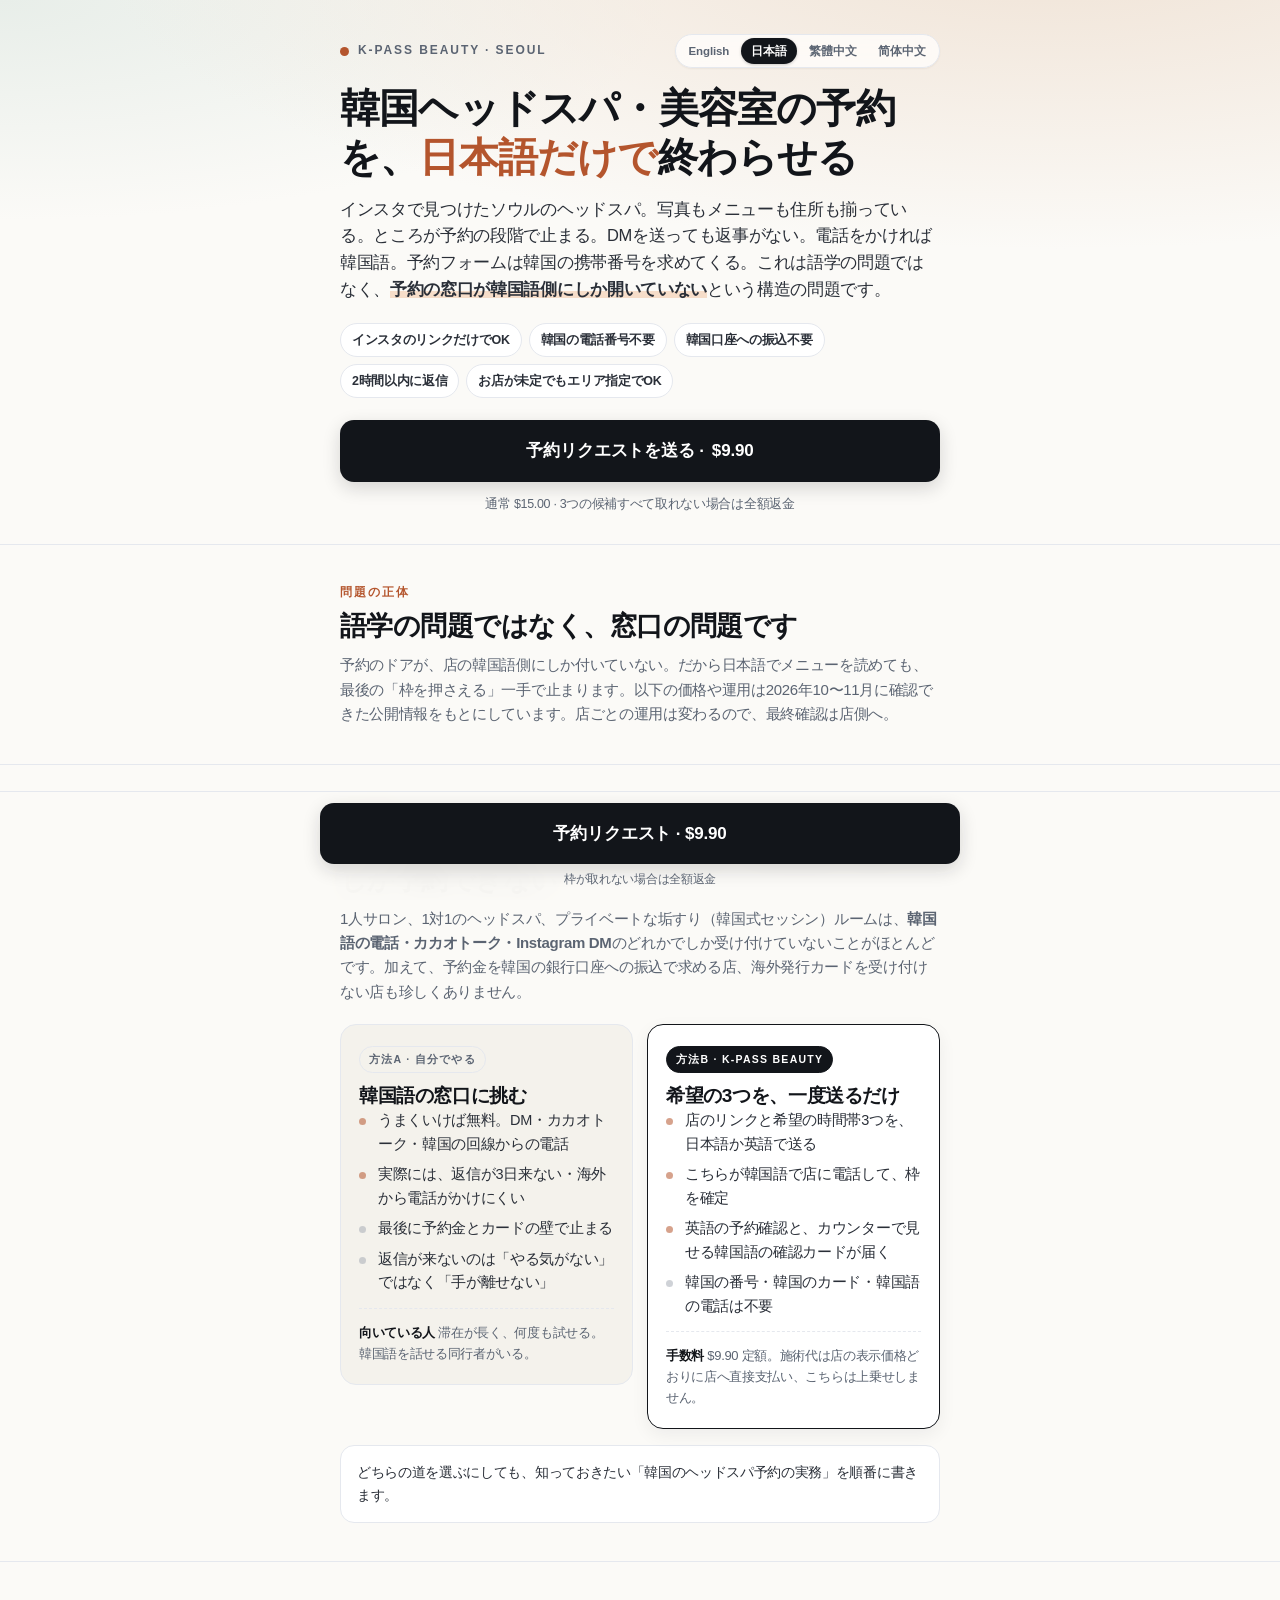
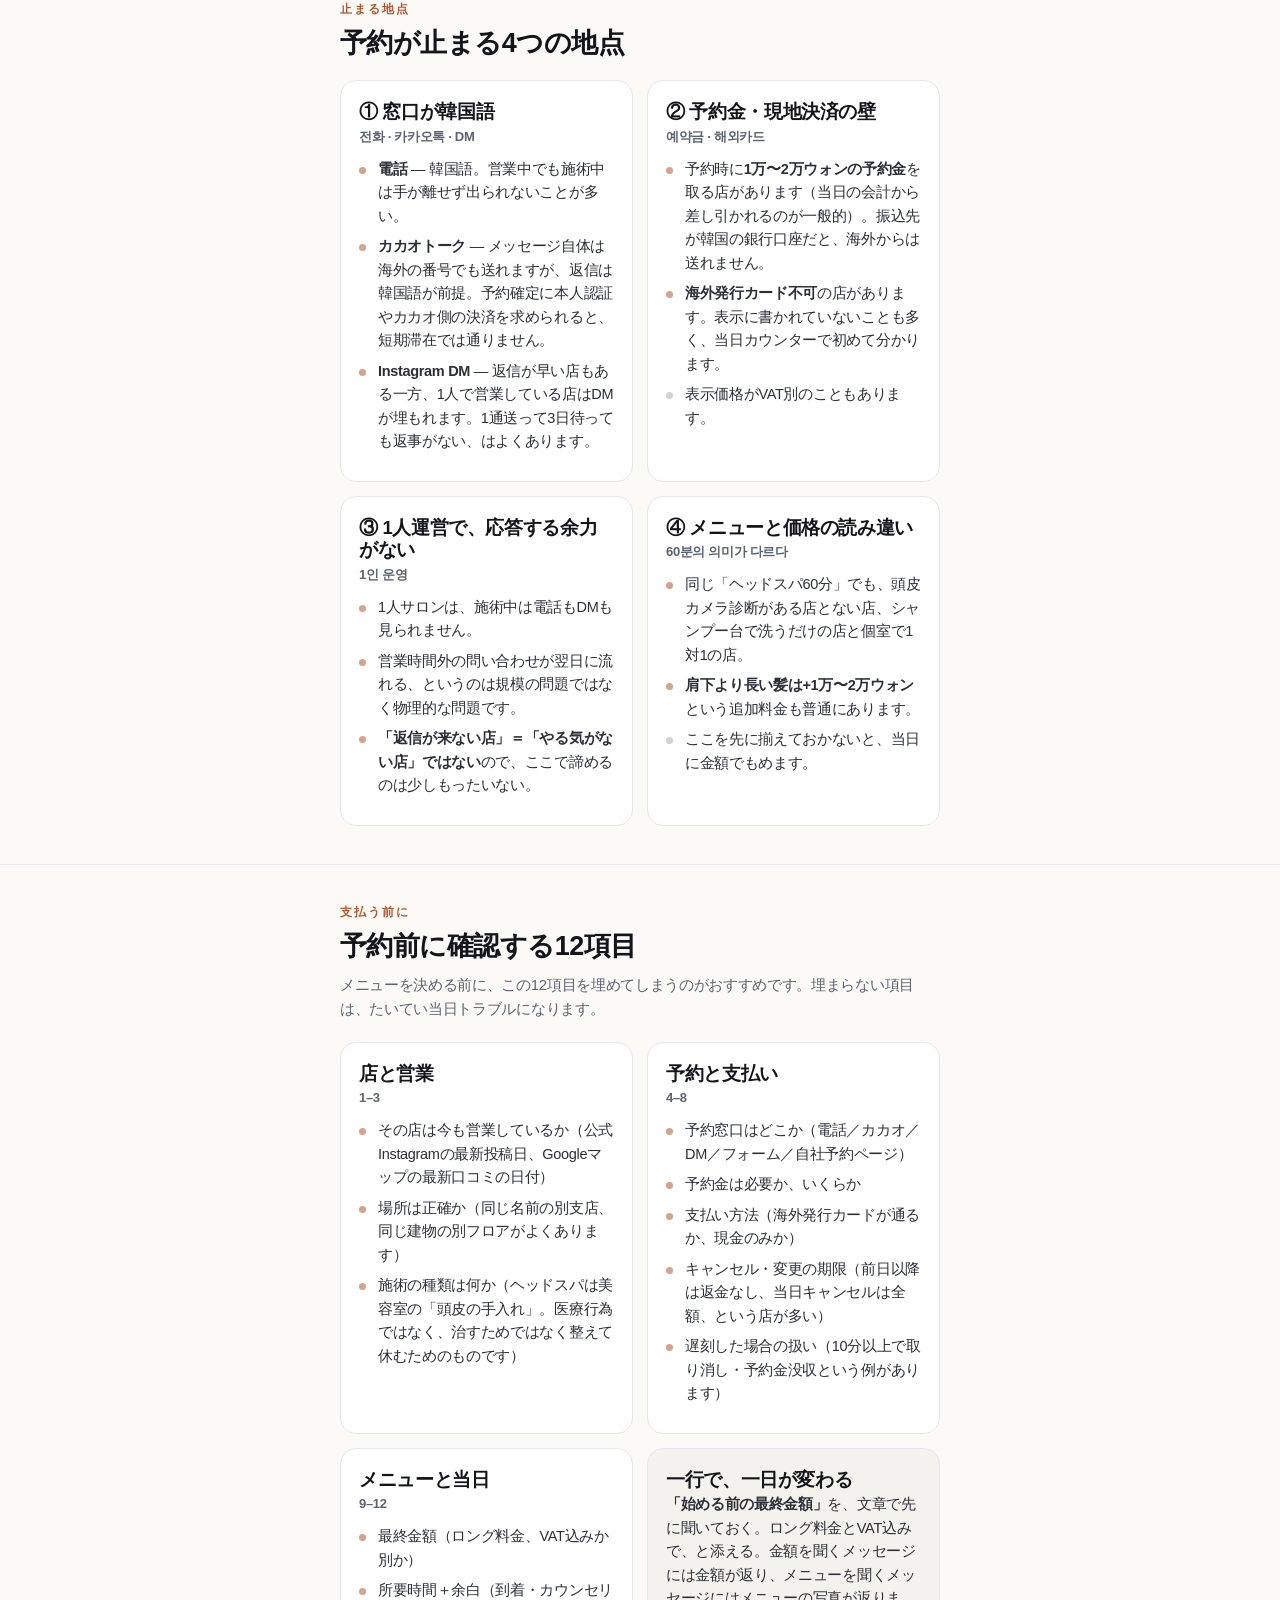
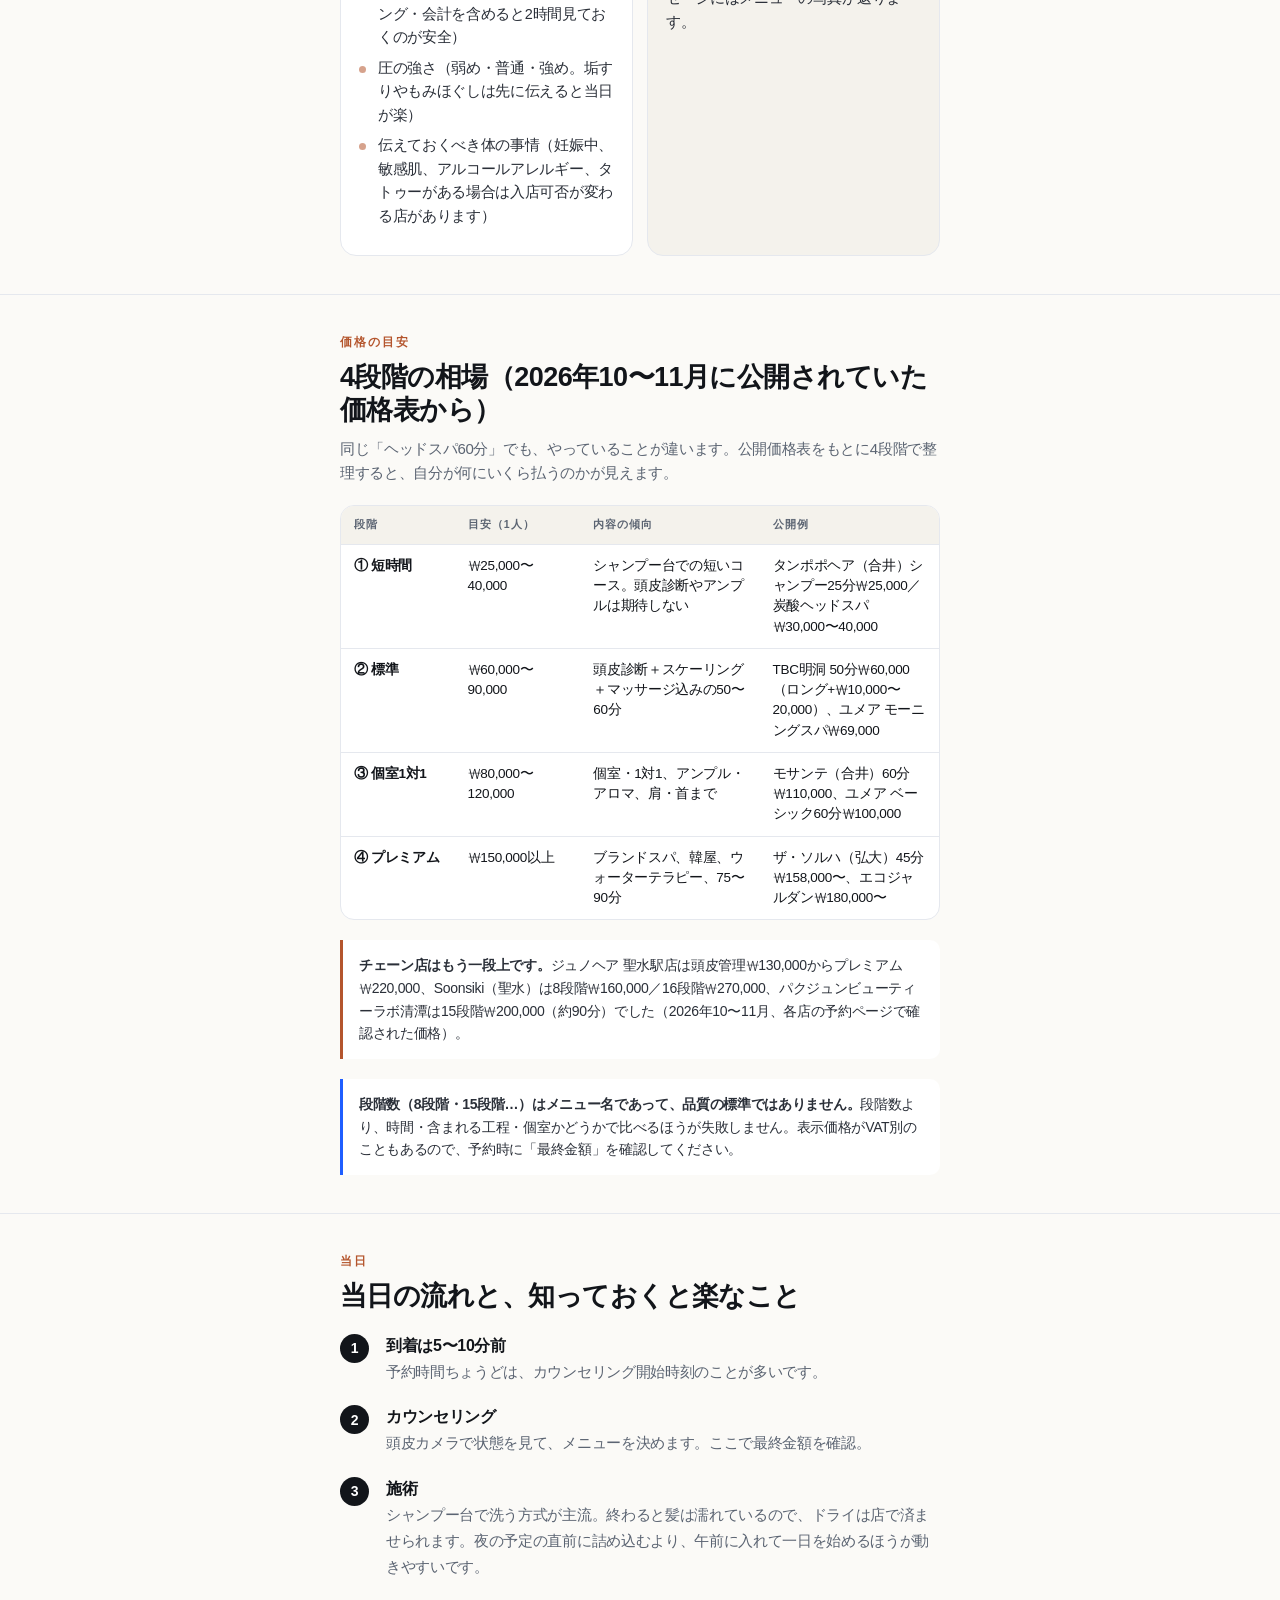
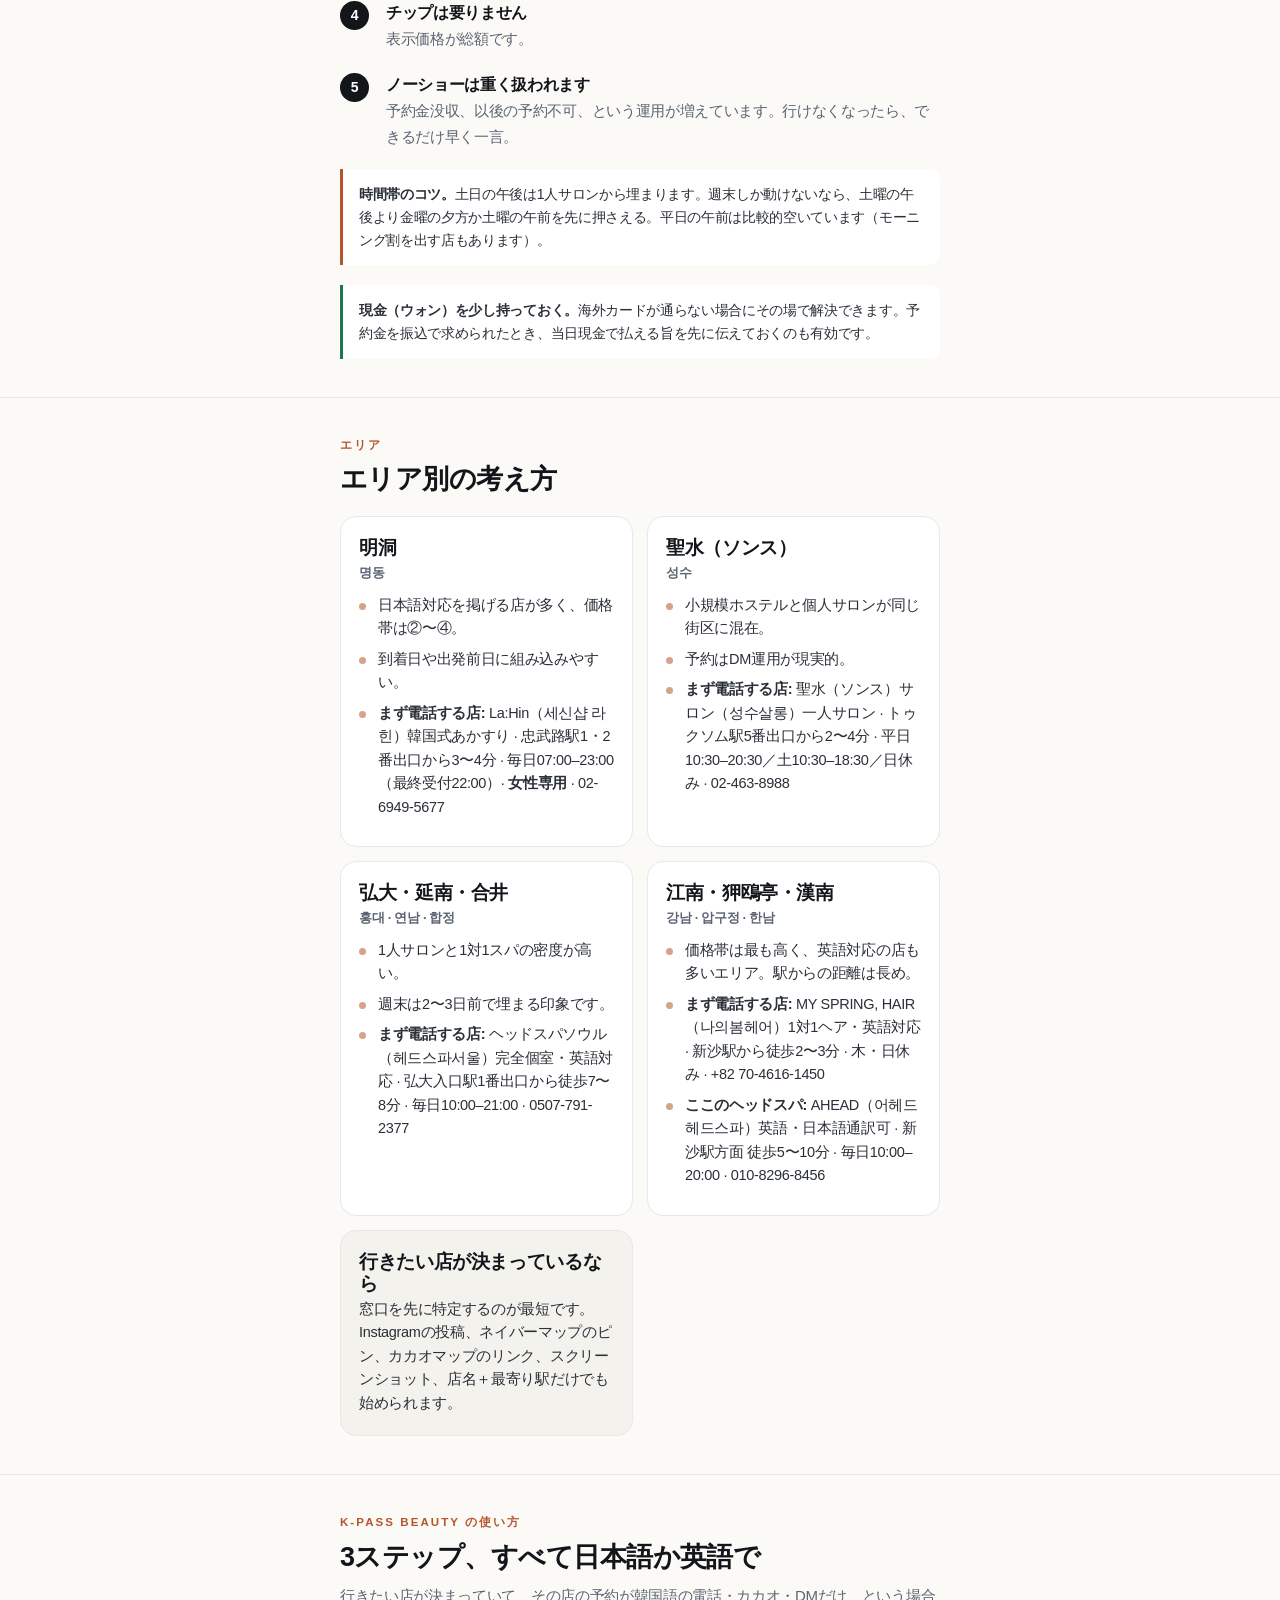
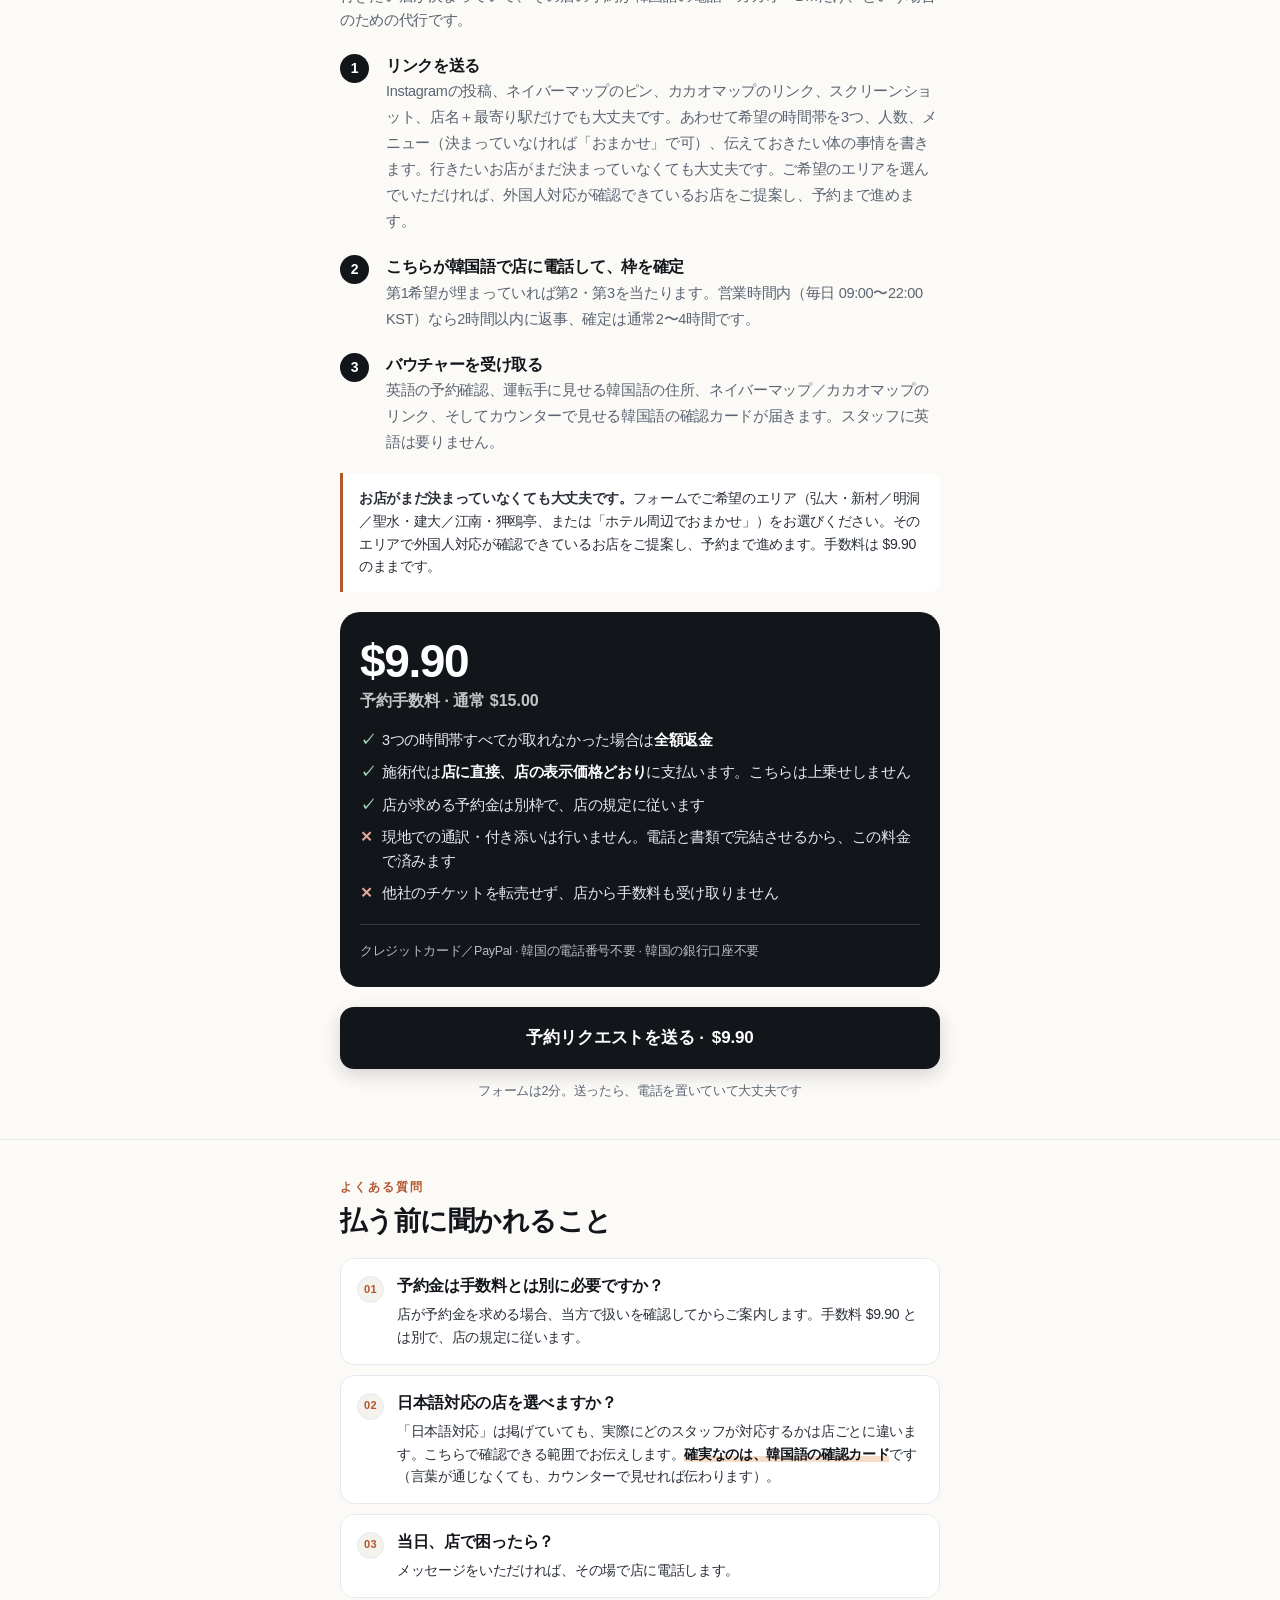
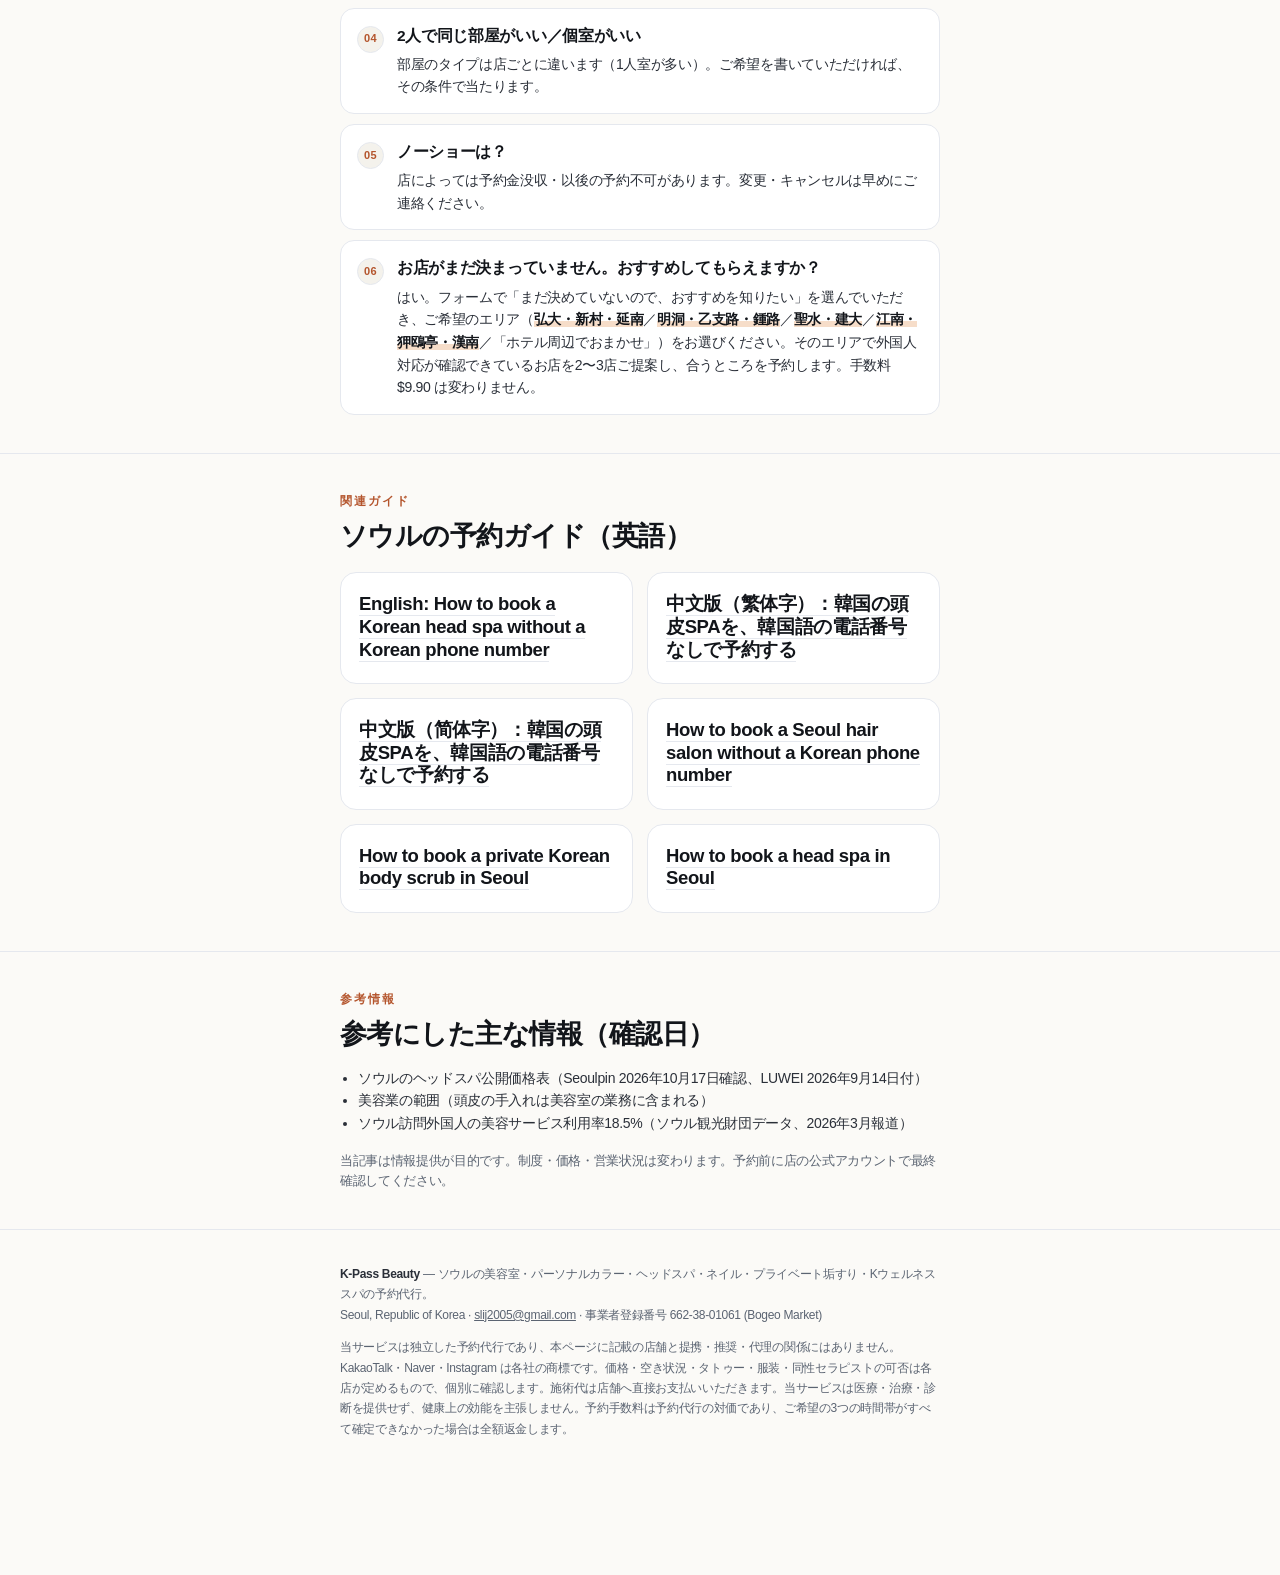
<file: guides/seoul-beauty-reservation-ja.html>
<!doctype html>
<html lang="ja">
<head>
<meta charset="utf-8">
<meta name="viewport" content="width=device-width, initial-scale=1">
<title>韓国ヘッドスパ・美容室の予約を日本語だけで終わらせる（ソウル・2026年）| K-Pass Beauty</title>
<meta name="description" content="ソウルのヘッドスパ・美容室で予約が止まる4つの地点、支払い前に確認する12項目、価格の4段階、韓国語の電話番号なしで枠を押さえる方法をまとめました。">
<link rel="canonical" href="https://nineonehn.github.io/k-pass-beauty/guides/seoul-beauty-reservation-ja.html">
<link rel="alternate" hreflang="en" href="https://nineonehn.github.io/k-pass-beauty/guides/seoul-beauty-reservation-en.html">
<link rel="alternate" hreflang="ja" href="https://nineonehn.github.io/k-pass-beauty/guides/seoul-beauty-reservation-ja.html">
<link rel="alternate" hreflang="zh-Hant" href="https://nineonehn.github.io/k-pass-beauty/guides/seoul-beauty-reservation-zh.html">
<link rel="alternate" hreflang="zh-Hans" href="https://nineonehn.github.io/k-pass-beauty/guides/seoul-beauty-reservation-zh-hans.html">
<link rel="alternate" hreflang="x-default" href="https://nineonehn.github.io/k-pass-beauty/guides/seoul-beauty-reservation-en.html">
<meta name="robots" content="index,follow,max-image-preview:large">
<meta property="og:type" content="article">
<meta property="og:site_name" content="K-Pass Beauty">
<meta property="og:locale" content="ja_JP">
<meta property="og:title" content="韓国ヘッドスパ・美容室の予約を日本語だけで終わらせる（ソウル・2026年）| K-Pass Beauty">
<meta property="og:description" content="ソウルのヘッドスパ・美容室で予約が止まる4つの地点、支払い前に確認する12項目、価格の4段階、韓国語の電話番号なしで枠を押さえる方法をまとめました。">
<meta property="og:url" content="https://nineonehn.github.io/k-pass-beauty/guides/seoul-beauty-reservation-ja.html">
<meta property="og:image" content="https://nineonehn.github.io/k-pass-beauty/og.png">
<meta name="twitter:card" content="summary_large_image">
<script async src="https://www.googletagmanager.com/gtag/js?id=G-75QNHCLDK6"></script>
<script>
  window.dataLayer = window.dataLayer || [];
  function gtag(){dataLayer.push(arguments);}
  gtag('js', new Date());
  gtag('config', 'G-75QNHCLDK6');
</script>
<style>
  :root{
    --ink:#12151a; --ink2:#2a2f38; --sub:#5b6472; --line:#e5e8ee;
    --bg:#fbfaf7; --card:#ffffff; --soft:#f4f2ec; --accent:#b4552d; --accent2:#1f5eff;
    --ok:#1c7a4a; --radius:16px;
  }
  *{box-sizing:border-box; -webkit-tap-highlight-color:transparent;}
  html{-webkit-text-size-adjust:100%; max-width:100%; overflow-x:hidden;}
  body{
    margin:0; background:var(--bg); color:var(--ink);
    font-family:"Pretendard Variable",Pretendard,-apple-system,BlinkMacSystemFont,"Hiragino Kaku Gothic ProN","Hiragino Sans","Yu Gothic",Meiryo,"Apple SD Gothic Neo",sans-serif;
    line-height:1.62; font-size:16px; letter-spacing:-.02em;
    padding-bottom:calc(86px + env(safe-area-inset-bottom));
    max-width:100%; overflow-x:hidden; overflow-wrap:break-word;
  }
  .wrap{max-width:640px; width:100%; margin:0 auto; padding:0 20px;}
  h1,h2,h3{letter-spacing:-.02em; line-height:1.22; margin:0;}
  p{margin:0;}
  a{color:inherit;}
  .btn{
    display:flex; align-items:center; justify-content:center; gap:8px;
    background:var(--ink); color:#fff; text-decoration:none;
    font-weight:700; font-size:17px; letter-spacing:-.01em;
    padding:17px 22px; border-radius:14px; width:100%;
    box-shadow:0 6px 18px rgba(18,21,26,.16);
  }
  .btn:active{transform:translateY(1px);}
  .btn .price{font-weight:800;}
  .btn.ghost{background:#fff; color:var(--ink); box-shadow:none; border:1.5px solid var(--ink);}

  /* ---------- hero ---------- */
  header{padding:34px 0 30px; background:
      radial-gradient(120% 90% at 82% -10%, #f0e3d6 0%, rgba(240,227,214,0) 62%),
      radial-gradient(90% 70% at 0% 0%, #e8eee9 0%, rgba(232,238,233,0) 58%);}
  .brand{display:flex; align-items:center; gap:9px; font-size:12px; font-weight:800; letter-spacing:.16em; text-transform:uppercase; color:var(--sub);}
  .brand i{width:9px; height:9px; border-radius:50%; background:var(--accent); display:block;}
  h1{font-size:clamp(30px,8.4vw,40px); margin:16px 0 14px; font-weight:800;}
  h1 em{font-style:normal; color:var(--accent);}
  .lead{font-size:16.5px; color:var(--ink2);}
  .lead b{background:linear-gradient(transparent 62%, #f6ddc9 62%);}
  .chips{display:flex; flex-wrap:wrap; gap:7px; margin:20px 0 22px;}
  .chip{font-size:12.5px; font-weight:700; color:var(--ink2); background:#fff; border:1px solid var(--line); border-radius:999px; padding:6px 11px;}
  .fineprint{font-size:12.5px; color:var(--sub); margin-top:12px; text-align:center;}

  /* ---------- sections ---------- */
  section{padding:38px 0; border-top:1px solid var(--line);}
  .kicker{font-size:11.5px; font-weight:800; letter-spacing:.18em; text-transform:uppercase; color:var(--accent); margin-bottom:9px;}
  h2{font-size:clamp(22px,6vw,27px); font-weight:800; margin-bottom:10px;}
  .sub{color:var(--sub); font-size:15px;}

  .two{display:grid; gap:14px; margin-top:20px;}
  .card{background:var(--card); border:1px solid var(--line); border-radius:var(--radius); padding:20px 18px;}
  .card h3{font-size:18.5px; font-weight:800; margin-bottom:2px;}
  .card .kr{font-size:13px; color:var(--sub); font-weight:600; margin-bottom:11px;}
  .card ul{margin:0; padding:0; list-style:none; font-size:14.5px;}
  .card li{position:relative; padding-left:19px; margin-bottom:7px; color:var(--ink2);}
  .card li::before{content:""; position:absolute; left:0; top:9px; width:7px; height:7px; border-radius:50%; background:var(--accent); opacity:.55;}
  .card li.no::before{background:#a8adb7;}
  .card .tagline{margin-top:13px; padding-top:13px; border-top:1px dashed var(--line); font-size:13px; color:var(--sub);}
  .card .tagline b{color:var(--ink);}

  /* ---------- vs: OTA vs the shop you saved ---------- */
  .vs{align-items:start;}
  .vs .vstag{display:inline-block; font-size:10.5px; font-weight:800; letter-spacing:.12em; text-transform:uppercase; color:var(--sub); background:var(--soft); border:1px solid var(--line); border-radius:999px; padding:4px 9px; margin-bottom:11px;}
  .vs .ota{background:var(--soft);}
  .vs .ours{border:1.5px solid var(--ink); box-shadow:0 6px 18px rgba(18,21,26,.06);}
  .vs .ours .vstag{color:#fff; background:var(--ink); border-color:var(--ink);}
  .vs .card h3{font-size:19px;}
  .vs-close{margin-top:16px; padding:15px 16px; background:#fff; border:1px solid var(--line); border-radius:14px; font-size:14px; color:var(--ink2);}
  .vs-close b{color:var(--ink);}

  ol.steps{margin:20px 0 0; padding:0; list-style:none; counter-reset:s;}
  ol.steps li{position:relative; padding:0 0 20px 46px; counter-increment:s;}
  ol.steps li::before{
    content:counter(s); position:absolute; left:0; top:1px;
    width:29px; height:29px; border-radius:50%; background:var(--ink); color:#fff;
    display:flex; align-items:center; justify-content:center; font-size:14px; font-weight:800;
  }
  ol.steps li:last-child{padding-bottom:0;}
  ol.steps b{display:block; font-size:16px;}
  ol.steps span{font-size:14.5px; color:var(--sub);}

  /* ---------- flashcard ---------- */
  .flashwrap{background:var(--soft); border-radius:var(--radius); padding:16px; margin-top:20px;}
  .flashlabel{display:flex; justify-content:space-between; align-items:center; font-size:11px; font-weight:800; letter-spacing:.14em; text-transform:uppercase; color:var(--sub); margin-bottom:11px;}
  .flash{
    background:#fff; border:1.5px solid var(--ink); border-radius:12px; padding:18px 16px 16px;
    box-shadow:4px 4px 0 rgba(18,21,26,.9);
  }
  .flash .fname{font-size:10.5px; font-weight:800; letter-spacing:.16em; color:var(--accent); text-transform:uppercase; margin-bottom:10px;}
  .flash p.k{font-size:16px; font-weight:700; line-height:1.5; margin-bottom:8px; word-break:normal; overflow-wrap:anywhere;}
  .flash p.k:last-of-type{margin-bottom:0;}
  .flash hr{border:0; border-top:1px dashed var(--line); margin:14px 0 11px;}
  .flash .en{font-size:12.5px; color:var(--sub); line-height:1.55;}
  .flash .en b{color:var(--ink2);}

  /* ---------- editor's pick ---------- */
  .pick{position:relative; background:var(--card); border:1.5px solid var(--ink); border-radius:18px; padding:22px 18px 18px; margin-top:20px;}
  .pick .ribbon{display:inline-flex; align-items:center; font-size:10.5px; font-weight:800; letter-spacing:.14em; text-transform:uppercase; color:#fff; background:var(--accent); border-radius:999px; padding:5px 10px;}
  .pickhead{display:flex; justify-content:space-between; align-items:flex-start; gap:14px; margin-top:13px;}
  .pickhead h3{font-size:23px; font-weight:800; letter-spacing:-.02em; line-height:1.15;}
  .pickkr{font-size:12.5px; color:var(--sub); font-weight:600; margin-top:4px; line-height:1.45;}
  .rating{flex:0 0 auto; text-align:right;}
  .rating .num{font-size:21px; font-weight:800; letter-spacing:-.02em; line-height:1;}
  .rating .num span{color:var(--accent); font-size:14px; margin-left:2px;}
  .rating small{display:block; font-size:10px; color:var(--sub); margin-top:5px; letter-spacing:.01em;}
  .pick ul{margin:16px 0 0; padding:0; list-style:none; font-size:14.5px;}
  .pick li{position:relative; padding-left:21px; margin-bottom:8px; color:var(--ink2);}
  .pick li::before{content:"✓"; position:absolute; left:0; top:0; color:var(--ok); font-weight:800;}
  .pick li b{color:var(--ink);}
  .meta{margin:16px 0 0; padding:15px 0 0; border-top:1px dashed var(--line); display:grid; gap:9px; font-size:13.5px;}
  .meta div{display:flex; gap:10px;}
  .meta dt{flex:0 0 66px; color:var(--sub); font-weight:800; font-size:10.5px; letter-spacing:.1em; text-transform:uppercase; padding-top:3px;}
  .meta dd{margin:0; color:var(--ink2);}
  .picklinks{display:flex; flex-wrap:wrap; gap:8px; margin-top:16px;}
  .picklinks a{display:inline-flex; align-items:center; font-size:12.5px; font-weight:700; text-decoration:none; border:1px solid var(--line); background:var(--soft); color:var(--ink2); border-radius:999px; padding:8px 13px;}
  .picknote{font-size:12.5px; color:var(--sub); margin-top:14px;}

  /* ---------- price ---------- */
  .pricebox{background:var(--ink); color:#fff; border-radius:20px; padding:26px 20px; margin-top:20px;}
  .pricebox .amt{font-size:46px; font-weight:800; letter-spacing:-.03em; line-height:1;}
  .pricebox .amt small{font-size:16px; font-weight:600; letter-spacing:0; opacity:.75; display:block; margin-top:9px;}
  .pricebox ul{margin:20px 0 0; padding:0; list-style:none; font-size:14.5px;}
  .pricebox li{position:relative; padding-left:22px; margin-bottom:9px; color:#e7e9ee;}
  .pricebox li::before{content:"✓"; position:absolute; left:0; top:0; color:#9fd3b4; font-weight:800;}
  .pricebox li.no::before{content:"✕"; color:#e6a99a;}
  .pricebox li b{color:#fff;}
  .pricebox .paynote{margin-top:18px; padding-top:16px; border-top:1px solid rgba(255,255,255,.16); font-size:12.5px; color:#b8bdc7;}

  /* ---------- straight answers ---------- */
  .qa{margin-top:20px; display:grid; gap:10px;}
  .qa-item{display:flex; gap:13px; background:var(--card); border:1px solid var(--line); border-radius:14px; padding:16px 16px 15px;}
  .qa-n{flex:0 0 auto; width:27px; height:27px; border-radius:50%; background:var(--soft); border:1px solid var(--line); color:var(--accent); font-size:11px; font-weight:800; letter-spacing:.04em; display:flex; align-items:center; justify-content:center; margin-top:1px;}
  .qa-item h3{font-size:15.5px; font-weight:800; line-height:1.36;}
  .qa-item p{font-size:14px; color:var(--ink2); margin-top:7px; word-break:normal; overflow-wrap:anywhere;}
  .qa-item p b{color:var(--ink); background:linear-gradient(transparent 64%, #f6ddc9 64%);}
  .trustline{display:flex; flex-wrap:wrap; gap:6px; margin-top:14px;}
  .trustline span{font-size:11.5px; font-weight:700; color:var(--sub); background:var(--soft); border:1px solid var(--line); border-radius:999px; padding:5px 10px;}

  /* ---------- faq ---------- */
  details{border-bottom:1px solid var(--line); padding:15px 0;}
  details summary{
    list-style:none; cursor:pointer; font-weight:700; font-size:15.5px; letter-spacing:-.01em;
    display:flex; justify-content:space-between; gap:14px; align-items:flex-start;
  }
  details summary::-webkit-details-marker{display:none;}
  details summary::after{content:"+"; font-size:20px; font-weight:400; color:var(--sub); line-height:1; flex:0 0 auto;}
  details[open] summary::after{content:"–";}
  details .a{font-size:14.5px; color:var(--ink2); margin-top:9px; padding-right:26px;}
  details .a p+p{margin-top:9px;}

  .note{background:#fff; border-left:3px solid var(--accent); border-radius:0 10px 10px 0; padding:14px 16px; font-size:14px; color:var(--ink2); margin-top:20px;}

  footer{padding:34px 0 40px; border-top:1px solid var(--line); font-size:12px; color:var(--sub); line-height:1.7;}
  footer b{color:var(--ink2);}
  footer .disclaimer{margin-top:12px;}

  /* ---------- sticky cta ---------- */
  .sticky{
    position:fixed; left:0; right:0; bottom:0; z-index:50;
    padding:11px 20px calc(11px + env(safe-area-inset-bottom));
    background:rgba(251,250,247,.94); backdrop-filter:blur(12px);
    border-top:1px solid var(--line);
  }
  .sticky .inner{max-width:640px; margin:0 auto;}
  .sticky .sub2{font-size:11.5px; color:var(--sub); text-align:center; margin-top:6px;}

  img,svg,video,iframe{max-width:100%; height:auto;}
  /* Korean keeps words whole; CJK pages (ja/zh) must wrap anywhere or the line
     becomes unbreakable and iOS Safari shrinks the whole layout (2026-11-27) */
  html:lang(ko) .flash p.k,
  html:lang(ko) .qa-item p{word-break:keep-all; overflow-wrap:break-word;}
  @media (min-width:600px){
    .two{grid-template-columns:1fr 1fr;}
    body{padding-bottom:96px;}
  }
  @media (prefers-reduced-motion:reduce){*{transition:none!important; animation:none!important;}}
</style>
<style>
  /* additions for the long-form guide pages (2026-11-27) */
  .brand{text-decoration:none;}
  .card h3 a{text-decoration:none; border-bottom:1.5px solid var(--line); padding-bottom:1px;}
  .card h3 a:hover{border-color:var(--accent);}
  .card p{word-break:normal; overflow-wrap:break-word;}
  .tbl{overflow-x:auto; -webkit-overflow-scrolling:touch; margin-top:20px; background:#fff;
       border:1px solid var(--line); border-radius:14px; max-width:100%;}
  .tbl table{width:100%; max-width:100%; table-layout:fixed; border-collapse:collapse; font-size:13.5px;
             word-break:break-word; overflow-wrap:anywhere;}
  .tbl th,.tbl td{padding:11px 13px; text-align:left; vertical-align:top; border-bottom:1px solid var(--line);
                  line-height:1.5; white-space:normal; word-break:break-word; overflow-wrap:anywhere;}
  .tbl thead th:nth-child(1){width:19%;}
  .tbl thead th:nth-child(2){width:21%;}
  .tbl thead th:nth-child(3){width:30%;}
  .tbl thead th:nth-child(4){width:30%;}
  .tbl th{font-size:10.5px; font-weight:800; letter-spacing:.1em; text-transform:uppercase;
          color:var(--sub); background:var(--soft);}
  .tbl tr:last-child td{border-bottom:0;}
  .tbl td b{color:var(--ink);}
  @media (max-width:520px){
    .tbl table{font-size:12.5px;}
    .tbl th,.tbl td{padding:9px 9px;}
  }
  /* mobile horizontal-overflow guards: nothing may widen the document */
  html,body{max-width:100%; overflow-x:hidden;}
  .wrap{width:100%;}
  img,video,iframe,svg{max-width:100%; height:auto;}
  .two,.vs,.steps{min-width:0;}
  .card,.note,.vs-close,.pricebox,.qa-item{min-width:0;}
  .card li,.card p,.qa-item p,.sub,.note,.disclaimer,ol.steps span{overflow-wrap:anywhere; word-break:normal;}
</style><style>
  /* --- language switch bar: 4 languages (2026-11-28) ---
     Desktop: inline pill next to the brand. <=430px: full-width row,
     4 equal targets, no wrapping and no horizontal scroll at 390/360/320. */
  .brandrow{display:flex; align-items:center; justify-content:space-between; gap:10px 14px; flex-wrap:wrap;}
  .langbar{display:flex; align-items:center; justify-content:flex-start; flex-wrap:wrap; gap:2px; padding:3px; margin-left:auto;
           background:rgba(255,255,255,.72); border:1px solid var(--line); border-radius:999px;
           -webkit-backdrop-filter:saturate(160%) blur(10px); backdrop-filter:saturate(160%) blur(10px);
           box-shadow:0 1px 2px rgba(18,21,26,.05); max-width:100%;}
  .langbar a{display:block; flex:0 0 auto; padding:5px 10px; border-radius:999px; white-space:nowrap;
             font-size:11.5px; line-height:1.4; font-weight:700; letter-spacing:-.01em;
             color:var(--sub); text-decoration:none;
             transition:background .18s ease, color .18s ease;}
  .langbar a:hover{color:var(--ink); background:#f0eee8;}
  .langbar a[aria-current="page"]{color:#fff; background:var(--ink); box-shadow:0 1px 3px rgba(18,21,26,.22);}
  .langbar a[aria-current="page"]:hover{color:#fff; background:var(--ink);}
  @media (max-width:430px){
    .brandrow{flex-direction:column; align-items:flex-start; gap:10px;}
    .langbar{margin-left:0; width:100%; flex-wrap:nowrap; justify-content:space-between;}
    .langbar a{flex:1 1 0; min-width:0; text-align:center; padding:6px 3px; font-size:11px; letter-spacing:-.02em;}
  }
</style>
</head><body>
<script type="application/ld+json">
{"@context":"https://schema.org","@graph":[{"@type":"Article","headline":"韓国ヘッドスパ・美容室の予約を、日本語だけで終わらせる（2026年11月・ソウル）","description":"ソウルのヘッドスパ・美容室で予約が止まる4つの地点、支払い前に確認する12項目、価格の目安、日本語と英語だけで枠を押さえる方法。","inLanguage":"ja","datePublished":"2026-11-27","dateModified":"2026-11-27","mainEntityOfPage":{"@type":"WebPage","@id":"https://nineonehn.github.io/k-pass-beauty/guides/seoul-beauty-reservation-ja.html"},"author":{"@type":"Organization","name":"K-Pass Beauty","url":"https://nineonehn.github.io/k-pass-beauty/"},"publisher":{"@type":"Organization","name":"K-Pass Beauty","url":"https://nineonehn.github.io/k-pass-beauty/"}},{"@type":"FAQPage","mainEntity":[{"@type":"Question","name":"予約金は手数料とは別に払う必要がありますか？","acceptedAnswer":{"@type":"Answer","text":"店が予約金を求める場合、当方で扱いを確認してからご案内します。手数料9.90ドルとは別で、店の規定に従います。"}},{"@type":"Question","name":"日本語対応の店を選べますか？","acceptedAnswer":{"@type":"Answer","text":"「日本語対応」を掲げていても、実際に対応するスタッフは店ごとに違います。確認できる範囲でお伝えします。確実なのは、カウンターで見せる韓国語の確認カードです。"}},{"@type":"Question","name":"当日、店で困ったらどうなりますか？","acceptedAnswer":{"@type":"Answer","text":"メッセージをいただければ、その場で店に韓国語で電話します。"}},{"@type":"Question","name":"2人で同じ部屋にできますか？","acceptedAnswer":{"@type":"Answer","text":"部屋のタイプは店ごとに異なり、1人室が多いです。ご希望を書いていただければ、その条件で店に確認します。"}},{"@type":"Question","name":"キャンセルやノーショーの場合は？","acceptedAnswer":{"@type":"Answer","text":"店によっては予約金没収・以後の予約不可があります。変更・キャンセルは分かった時点で早めにご連絡ください。"}}]}]}
</script>

<header>
  <div class="wrap">
    <div class="brandrow">
      <a class="brand" href="#top" data-keep-ref><i></i> K-Pass Beauty · Seoul</a>
      <nav class="langbar" aria-label="Language"><a href="seoul-beauty-reservation-en.html" hreflang="en" data-keep-ref>English</a><a href="seoul-beauty-reservation-ja.html" hreflang="ja" data-keep-ref aria-current="page">日本語</a><a href="seoul-beauty-reservation-zh.html" hreflang="zh-Hant" data-keep-ref>繁體中文</a><a href="seoul-beauty-reservation-zh-hans.html" hreflang="zh-Hans" data-keep-ref>简体中文</a></nav>
    </div>
    <h1>韓国ヘッドスパ・美容室の予約を、<em>日本語だけで</em>終わらせる</h1>
    <p class="lead">インスタで見つけたソウルのヘッドスパ。写真もメニューも住所も揃っている。ところが予約の段階で止まる。DMを送っても返事がない。電話をかければ韓国語。予約フォームは韓国の携帯番号を求めてくる。これは語学の問題ではなく、<b>予約の窓口が韓国語側にしか開いていない</b>という構造の問題です。</p>
    <div class="chips">
      <span class="chip">インスタのリンクだけでOK</span>
      <span class="chip">韓国の電話番号不要</span>
      <span class="chip">韓国口座への振込不要</span>
      <span class="chip">2時間以内に返信</span>
      <span class="chip">お店が未定でもエリア指定でOK</span>
    </div>
    <a class="btn" href="https://tally.so/r/rDPE2X">予約リクエストを送る · <span class="price">$9.90</span></a>
    <p class="fineprint">通常 $15.00 · 3つの候補すべて取れない場合は全額返金</p>
  </div>
</header>

<section>
  <div class="wrap">
    <div class="kicker">問題の正体</div>
    <h2>語学の問題ではなく、窓口の問題です</h2>
    <p class="sub">予約のドアが、店の韓国語側にしか付いていない。だから日本語でメニューを読めても、最後の「枠を押さえる」一手で止まります。以下の価格や運用は2026年10〜11月に確認できた公開情報をもとにしています。店ごとの運用は変わるので、最終確認は店側へ。</p>
  </div>
</section>

<section>
  <div class="wrap">
    <div class="kicker">先に結論</div>
    <h2>ソウルの人気ローカルサロンは、韓国語の窓口でしか予約できない</h2>
    <p class="sub">1人サロン、1対1のヘッドスパ、プライベートな垢すり（韓国式セッシン）ルームは、<b>韓国語の電話・カカオトーク・Instagram DM</b>のどれかでしか受け付けていないことがほとんどです。加えて、予約金を韓国の銀行口座への振込で求める店、海外発行カードを受け付けない店も珍しくありません。</p>

    <div class="two vs">
      <div class="card ota">
        <span class="vstag">方法A · 自分でやる</span>
        <h3>韓国語の窓口に挑む</h3>
        <ul>
          <li>うまくいけば無料。DM・カカオトーク・韓国の回線からの電話</li>
          <li>実際には、返信が3日来ない・海外から電話がかけにくい</li>
          <li class="no">最後に予約金とカードの壁で止まる</li>
          <li class="no">返信が来ないのは「やる気がない」ではなく「手が離せない」</li>
        </ul>
        <div class="tagline"><b>向いている人</b> 滞在が長く、何度も試せる。韓国語を話せる同行者がいる。</div>
      </div>

      <div class="card ours">
        <span class="vstag">方法B · K-Pass Beauty</span>
        <h3>希望の3つを、一度送るだけ</h3>
        <ul>
          <li>店のリンクと希望の時間帯3つを、日本語か英語で送る</li>
          <li>こちらが韓国語で店に電話して、枠を確定</li>
          <li>英語の予約確認と、カウンターで見せる韓国語の確認カードが届く</li>
          <li class="no">韓国の番号・韓国のカード・韓国語の電話は不要</li>
        </ul>
        <div class="tagline"><b>手数料</b> $9.90 定額。施術代は店の表示価格どおりに店へ直接支払い、こちらは上乗せしません。</div>
      </div>
    </div>
    <p class="vs-close" style="margin-top:16px">どちらの道を選ぶにしても、知っておきたい「韓国のヘッドスパ予約の実務」を順番に書きます。</p>
  </div>
</section>

<section>
  <div class="wrap">
    <div class="kicker">止まる地点</div>
    <h2>予約が止まる4つの地点</h2>
    <div class="two">
      <div class="card">
        <h3>① 窓口が韓国語</h3>
        <div class="kr">전화 · 카카오톡 · DM</div>
        <ul>
          <li><b>電話</b> — 韓国語。営業中でも施術中は手が離せず出られないことが多い。</li>
          <li><b>カカオトーク</b> — メッセージ自体は海外の番号でも送れますが、返信は韓国語が前提。予約確定に本人認証やカカオ側の決済を求められると、短期滞在では通りません。</li>
          <li><b>Instagram DM</b> — 返信が早い店もある一方、1人で営業している店はDMが埋もれます。1通送って3日待っても返事がない、はよくあります。</li>
        </ul>
      </div>
      <div class="card">
        <h3>② 予約金・現地決済の壁</h3>
        <div class="kr">예약금 · 해외카드</div>
        <ul>
          <li>予約時に<b>1万〜2万ウォンの予約金</b>を取る店があります（当日の会計から差し引かれるのが一般的）。振込先が韓国の銀行口座だと、海外からは送れません。</li>
          <li><b>海外発行カード不可</b>の店があります。表示に書かれていないことも多く、当日カウンターで初めて分かります。</li>
          <li class="no">表示価格がVAT別のこともあります。</li>
        </ul>
      </div>
      <div class="card">
        <h3>③ 1人運営で、応答する余力がない</h3>
        <div class="kr">1인 운영</div>
        <ul>
          <li>1人サロンは、施術中は電話もDMも見られません。</li>
          <li>営業時間外の問い合わせが翌日に流れる、というのは規模の問題ではなく物理的な問題です。</li>
          <li><b>「返信が来ない店」＝「やる気がない店」ではない</b>ので、ここで諦めるのは少しもったいない。</li>
        </ul>
      </div>
      <div class="card">
        <h3>④ メニューと価格の読み違い</h3>
        <div class="kr">60분의 의미가 다르다</div>
        <ul>
          <li>同じ「ヘッドスパ60分」でも、頭皮カメラ診断がある店とない店、シャンプー台で洗うだけの店と個室で1対1の店。</li>
          <li><b>肩下より長い髪は+1万〜2万ウォン</b>という追加料金も普通にあります。</li>
          <li class="no">ここを先に揃えておかないと、当日に金額でもめます。</li>
        </ul>
      </div>
    </div>
  </div>
</section>

<section>
  <div class="wrap">
    <div class="kicker">支払う前に</div>
    <h2>予約前に確認する12項目</h2>
    <p class="sub">メニューを決める前に、この12項目を埋めてしまうのがおすすめです。埋まらない項目は、たいてい当日トラブルになります。</p>

    <div class="two">
      <div class="card">
        <h3>店と営業</h3>
        <div class="kr">1–3</div>
        <ul>
          <li>その店は今も営業しているか（公式Instagramの最新投稿日、Googleマップの最新口コミの日付）</li>
          <li>場所は正確か（同じ名前の別支店、同じ建物の別フロアがよくあります）</li>
          <li>施術の種類は何か（ヘッドスパは美容室の「頭皮の手入れ」。医療行為ではなく、治すためではなく整えて休むためのものです）</li>
        </ul>
      </div>
      <div class="card">
        <h3>予約と支払い</h3>
        <div class="kr">4–8</div>
        <ul>
          <li>予約窓口はどこか（電話／カカオ／DM／フォーム／自社予約ページ）</li>
          <li>予約金は必要か、いくらか</li>
          <li>支払い方法（海外発行カードが通るか、現金のみか）</li>
          <li>キャンセル・変更の期限（前日以降は返金なし、当日キャンセルは全額、という店が多い）</li>
          <li>遅刻した場合の扱い（10分以上で取り消し・予約金没収という例があります）</li>
        </ul>
      </div>
      <div class="card">
        <h3>メニューと当日</h3>
        <div class="kr">9–12</div>
        <ul>
          <li>最終金額（ロング料金、VAT込みか別か）</li>
          <li>所要時間＋余白（到着・カウンセリング・会計を含めると2時間見ておくのが安全）</li>
          <li>圧の強さ（弱め・普通・強め。垢すりやもみほぐしは先に伝えると当日が楽）</li>
          <li>伝えておくべき体の事情（妊娠中、敏感肌、アルコールアレルギー、タトゥーがある場合は入店可否が変わる店があります）</li>
        </ul>
      </div>
      <div class="card" style="background:var(--soft)">
        <h3>一行で、一日が変わる</h3>
        <p style="font-size:14.5px; color:var(--ink2)"><b>「始める前の最終金額」</b>を、文章で先に聞いておく。ロング料金とVAT込みで、と添える。金額を聞くメッセージには金額が返り、メニューを聞くメッセージにはメニューの写真が返ります。</p>
      </div>
    </div>
  </div>
</section>

<section>
  <div class="wrap">
    <div class="kicker">価格の目安</div>
    <h2>4段階の相場（2026年10〜11月に公開されていた価格表から）</h2>
    <p class="sub">同じ「ヘッドスパ60分」でも、やっていることが違います。公開価格表をもとに4段階で整理すると、自分が何にいくら払うのかが見えます。</p>

    <div class="tbl">
      <table>
        <thead>
          <tr><th>段階</th><th>目安（1人）</th><th>内容の傾向</th><th>公開例</th></tr>
        </thead>
        <tbody>
          <tr><td><b>① 短時間</b></td><td>₩25,000〜40,000</td><td>シャンプー台での短いコース。頭皮診断やアンプルは期待しない</td><td>タンポポヘア（合井）シャンプー25分₩25,000／炭酸ヘッドスパ₩30,000〜40,000</td></tr>
          <tr><td><b>② 標準</b></td><td>₩60,000〜90,000</td><td>頭皮診断＋スケーリング＋マッサージ込みの50〜60分</td><td>TBC明洞 50分₩60,000（ロング+₩10,000〜20,000）、ユメア モーニングスパ₩69,000</td></tr>
          <tr><td><b>③ 個室1対1</b></td><td>₩80,000〜120,000</td><td>個室・1対1、アンプル・アロマ、肩・首まで</td><td>モサンテ（合井）60分₩110,000、ユメア ベーシック60分₩100,000</td></tr>
          <tr><td><b>④ プレミアム</b></td><td>₩150,000以上</td><td>ブランドスパ、韓屋、ウォーターテラピー、75〜90分</td><td>ザ・ソルハ（弘大）45分₩158,000〜、エコジャルダン₩180,000〜</td></tr>
        </tbody>
      </table>
    </div>

    <div class="note"><b>チェーン店はもう一段上です。</b>ジュノヘア 聖水駅店は頭皮管理₩130,000からプレミアム₩220,000、Soonsiki（聖水）は8段階₩160,000／16段階₩270,000、パクジュンビューティーラボ清潭は15段階₩200,000（約90分）でした（2026年10〜11月、各店の予約ページで確認された価格）。</div>

    <div class="note" style="border-left-color:var(--accent2)"><b>段階数（8段階・15段階…）はメニュー名であって、品質の標準ではありません。</b>段階数より、時間・含まれる工程・個室かどうかで比べるほうが失敗しません。表示価格がVAT別のこともあるので、予約時に「最終金額」を確認してください。</div>
  </div>
</section>

<section>
  <div class="wrap">
    <div class="kicker">当日</div>
    <h2>当日の流れと、知っておくと楽なこと</h2>
    <ol class="steps">
      <li><b>到着は5〜10分前</b><span>予約時間ちょうどは、カウンセリング開始時刻のことが多いです。</span></li>
      <li><b>カウンセリング</b><span>頭皮カメラで状態を見て、メニューを決めます。ここで最終金額を確認。</span></li>
      <li><b>施術</b><span>シャンプー台で洗う方式が主流。終わると髪は濡れているので、ドライは店で済ませられます。夜の予定の直前に詰め込むより、午前に入れて一日を始めるほうが動きやすいです。</span></li>
      <li><b>チップは要りません</b><span>表示価格が総額です。</span></li>
      <li><b>ノーショーは重く扱われます</b><span>予約金没収、以後の予約不可、という運用が増えています。行けなくなったら、できるだけ早く一言。</span></li>
    </ol>

    <div class="note"><b>時間帯のコツ。</b>土日の午後は1人サロンから埋まります。週末しか動けないなら、土曜の午後より金曜の夕方か土曜の午前を先に押さえる。平日の午前は比較的空いています（モーニング割を出す店もあります）。</div>
    <div class="note" style="border-left-color:var(--ok)"><b>現金（ウォン）を少し持っておく。</b>海外カードが通らない場合にその場で解決できます。予約金を振込で求められたとき、当日現金で払える旨を先に伝えておくのも有効です。</div>
  </div>
</section>

<section>
  <div class="wrap">
    <div class="kicker">エリア</div>
    <h2>エリア別の考え方</h2>
    <div class="two">
      <div class="card">
        <h3>明洞</h3>
        <div class="kr">명동</div>
        <ul>
          <li>日本語対応を掲げる店が多く、価格帯は②〜④。</li>
          <li>到着日や出発前日に組み込みやすい。</li>
          <li><b>まず電話する店:</b> La:Hin（세신샵 라힌）韓国式あかすり · 忠武路駅1・2番出口から3〜4分 · 毎日07:00–23:00（最終受付22:00）· <b>女性専用</b> · 02-6949-5677</li>
        </ul>
      </div>
      <div class="card">
        <h3>聖水（ソンス）</h3>
        <div class="kr">성수</div>
        <ul>
          <li>小規模ホステルと個人サロンが同じ街区に混在。</li>
          <li>予約はDM運用が現実的。</li>
          <li><b>まず電話する店:</b> 聖水（ソンス）サロン（성수살롱）一人サロン · トゥクソム駅5番出口から2〜4分 · 平日10:30–20:30／土10:30–18:30／日休み · 02-463-8988</li>
        </ul>
      </div>
      <div class="card">
        <h3>弘大・延南・合井</h3>
        <div class="kr">홍대 · 연남 · 합정</div>
        <ul>
          <li>1人サロンと1対1スパの密度が高い。</li>
          <li>週末は2〜3日前で埋まる印象です。</li>
          <li><b>まず電話する店:</b> ヘッドスパソウル（헤드스파서울）完全個室・英語対応 · 弘大入口駅1番出口から徒歩7〜8分 · 毎日10:00–21:00 · 0507-791-2377</li>
        </ul>
      </div>
      <div class="card">
        <h3>江南・狎鴎亭・漢南</h3>
        <div class="kr">강남 · 압구정 · 한남</div>
        <ul>
          <li>価格帯は最も高く、英語対応の店も多いエリア。駅からの距離は長め。</li>
          <li><b>まず電話する店:</b> MY SPRING, HAIR（나의봄헤어）1対1ヘア・英語対応 · 新沙駅から徒歩2〜3分 · 木・日休み · +82 70-4616-1450</li>
          <li><b>ここのヘッドスパ:</b> AHEAD（어헤드 헤드스파）英語・日本語通訳可 · 新沙駅方面 徒歩5〜10分 · 毎日10:00–20:00 · 010-8296-8456</li>
        </ul>
      </div>
      <div class="card" style="background:var(--soft)">
        <h3>行きたい店が決まっているなら</h3>
        <p style="font-size:14.5px; color:var(--ink2)">窓口を先に特定するのが最短です。Instagramの投稿、ネイバーマップのピン、カカオマップのリンク、スクリーンショット、店名＋最寄り駅だけでも始められます。</p>
      </div>
    </div>
  </div>
</section>

<section id="how">
  <div class="wrap">
    <div class="kicker">K-Pass Beauty の使い方</div>
    <h2>3ステップ、すべて日本語か英語で</h2>
    <p class="sub">行きたい店が決まっていて、その店の予約が韓国語の電話・カカオ・DMだけ、という場合のための代行です。</p>
    <ol class="steps">
      <li><b>リンクを送る</b><span>Instagramの投稿、ネイバーマップのピン、カカオマップのリンク、スクリーンショット、店名＋最寄り駅だけでも大丈夫です。あわせて希望の時間帯を3つ、人数、メニュー（決まっていなければ「おまかせ」で可）、伝えておきたい体の事情を書きます。行きたいお店がまだ決まっていなくても大丈夫です。ご希望のエリアを選んでいただければ、外国人対応が確認できているお店をご提案し、予約まで進めます。</span></li>
      <li><b>こちらが韓国語で店に電話して、枠を確定</b><span>第1希望が埋まっていれば第2・第3を当たります。営業時間内（毎日 09:00〜22:00 KST）なら2時間以内に返事、確定は通常2〜4時間です。</span></li>
      <li><b>バウチャーを受け取る</b><span>英語の予約確認、運転手に見せる韓国語の住所、ネイバーマップ／カカオマップのリンク、そしてカウンターで見せる韓国語の確認カードが届きます。スタッフに英語は要りません。</span></li>
    </ol>

    <div class="note" style="margin-top:18px"><b>お店がまだ決まっていなくても大丈夫です。</b>フォームでご希望のエリア（弘大・新村／明洞／聖水・建大／江南・狎鴎亭、または「ホテル周辺でおまかせ」）をお選びください。そのエリアで外国人対応が確認できているお店をご提案し、予約まで進めます。手数料は $9.90 のままです。</div>

    <div class="pricebox">
      <div class="amt">$9.90<small>予約手数料 · 通常 $15.00</small></div>
      <ul>
        <li>3つの時間帯すべてが取れなかった場合は<b>全額返金</b></li>
        <li>施術代は<b>店に直接、店の表示価格どおり</b>に支払います。こちらは上乗せしません</li>
        <li>店が求める予約金は別枠で、店の規定に従います</li>
        <li class="no">現地での通訳・付き添いは行いません。電話と書類で完結させるから、この料金で済みます</li>
        <li class="no">他社のチケットを転売せず、店から手数料も受け取りません</li>
      </ul>
      <div class="paynote">クレジットカード／PayPal · 韓国の電話番号不要 · 韓国の銀行口座不要</div>
    </div>

    <div style="margin-top:20px">
      <a class="btn" href="https://tally.so/r/rDPE2X">予約リクエストを送る · <span class="price">$9.90</span></a>
      <p class="fineprint">フォームは2分。送ったら、電話を置いていて大丈夫です</p>
    </div>
  </div>
</section>

<section>
  <div class="wrap">
    <div class="kicker">よくある質問</div>
    <h2>払う前に聞かれること</h2>
    <div class="qa">
      <div class="qa-item">
        <div class="qa-n">01</div>
        <div>
          <h3>予約金は手数料とは別に必要ですか？</h3>
          <p>店が予約金を求める場合、当方で扱いを確認してからご案内します。手数料 $9.90 とは別で、店の規定に従います。</p>
        </div>
      </div>
      <div class="qa-item">
        <div class="qa-n">02</div>
        <div>
          <h3>日本語対応の店を選べますか？</h3>
          <p>「日本語対応」は掲げていても、実際にどのスタッフが対応するかは店ごとに違います。こちらで確認できる範囲でお伝えします。<b>確実なのは、韓国語の確認カード</b>です（言葉が通じなくても、カウンターで見せれば伝わります）。</p>
        </div>
      </div>
      <div class="qa-item">
        <div class="qa-n">03</div>
        <div>
          <h3>当日、店で困ったら？</h3>
          <p>メッセージをいただければ、その場で店に電話します。</p>
        </div>
      </div>
      <div class="qa-item">
        <div class="qa-n">04</div>
        <div>
          <h3>2人で同じ部屋がいい／個室がいい</h3>
          <p>部屋のタイプは店ごとに違います（1人室が多い）。ご希望を書いていただければ、その条件で当たります。</p>
        </div>
      </div>
      <div class="qa-item">
        <div class="qa-n">05</div>
        <div>
          <h3>ノーショーは？</h3>
          <p>店によっては予約金没収・以後の予約不可があります。変更・キャンセルは早めにご連絡ください。</p>
        </div>
      </div>
      <div class="qa-item">
        <div class="qa-n">06</div>
        <div>
          <h3>お店がまだ決まっていません。おすすめしてもらえますか？</h3>
          <p>はい。フォームで「まだ決めていないので、おすすめを知りたい」を選んでいただき、ご希望のエリア（<b>弘大・新村・延南</b>／<b>明洞・乙支路・鍾路</b>／<b>聖水・建大</b>／<b>江南・狎鴎亭・漢南</b>／「ホテル周辺でおまかせ」）をお選びください。そのエリアで外国人対応が確認できているお店を2〜3店ご提案し、合うところを予約します。手数料 $9.90 は変わりません。</p>
        </div>
      </div>
    </div>
  </div>
</section>

<section id="options">
  <div class="wrap">
    <div class="kicker">関連ガイド</div>
    <h2>ソウルの予約ガイド（英語）</h2>
    <div class="two">
      <div class="card"><h3><a href="seoul-beauty-reservation-en.html" hreflang="en" data-keep-ref>English: How to book a Korean head spa without a Korean phone number</a></h3></div>
      <div class="card"><h3><a href="seoul-beauty-reservation-zh.html" hreflang="zh-Hant" data-keep-ref>中文版（繁体字）：韓国の頭皮SPAを、韓国語の電話番号なしで予約する</a></h3></div><div class="card"><h3><a href="seoul-beauty-reservation-zh-hans.html" hreflang="zh-Hans" data-keep-ref>中文版（简体字）：韓国の頭皮SPAを、韓国語の電話番号なしで予約する</a></h3></div>
      <div class="card"><h3><a href="hair-salon-without-korean-phone.html" data-keep-ref>How to book a Seoul hair salon without a Korean phone number</a></h3></div>
      <div class="card"><h3><a href="private-korean-scrub.html" data-keep-ref>How to book a private Korean body scrub in Seoul</a></h3></div>
      <div class="card"><h3><a href="head-spa-booking.html" data-keep-ref>How to book a head spa in Seoul</a></h3></div>
    </div>
  </div>
</section>

<section>
  <div class="wrap">
    <div class="kicker">参考情報</div>
    <h2>参考にした主な情報（確認日）</h2>
    <ul style="margin:16px 0 0; padding-left:18px; font-size:14px; color:var(--ink2)">
      <li>ソウルのヘッドスパ公開価格表（Seoulpin 2026年10月17日確認、LUWEI 2026年9月14日付）</li>
      <li>美容業の範囲（頭皮の手入れは美容室の業務に含まれる）</li>
      <li>ソウル訪問外国人の美容サービス利用率18.5%（ソウル観光財団データ、2026年3月報道）</li>
    </ul>
    <p class="fineprint" style="text-align:left; margin-top:16px">当記事は情報提供が目的です。制度・価格・営業状況は変わります。予約前に店の公式アカウントで最終確認してください。</p>
  </div>
</section>

<footer>
  <div class="wrap">
    <b>K-Pass Beauty</b> — ソウルの美容室・パーソナルカラー・ヘッドスパ・ネイル・プライベート垢すり・Kウェルネススパの予約代行。<br>
    Seoul, Republic of Korea · <a href="mailto:slij2005@gmail.com">slij2005@gmail.com</a> · 事業者登録番号 662-38-01061 (Bogeo Market)<br>
    <p class="disclaimer">当サービスは独立した予約代行であり、本ページに記載の店舗と提携・推奨・代理の関係にはありません。KakaoTalk・Naver・Instagram は各社の商標です。価格・空き状況・タトゥー・服装・同性セラピストの可否は各店が定めるもので、個別に確認します。施術代は店舗へ直接お支払いいただきます。当サービスは医療・治療・診断を提供せず、健康上の効能を主張しません。予約手数料は予約代行の対価であり、ご希望の3つの時間帯がすべて確定できなかった場合は全額返金します。</p>
  </div>
</footer>

<div class="sticky">
  <div class="inner">
    <a class="btn" href="https://tally.so/r/rDPE2X">予約リクエスト · $9.90</a>
    <p class="sub2">枠が取れない場合は全額返金</p>
  </div>
</div>

<script src="../booking-tracking.js?v=20261127-i18n" defer></script>

</body>
</html>
</file>
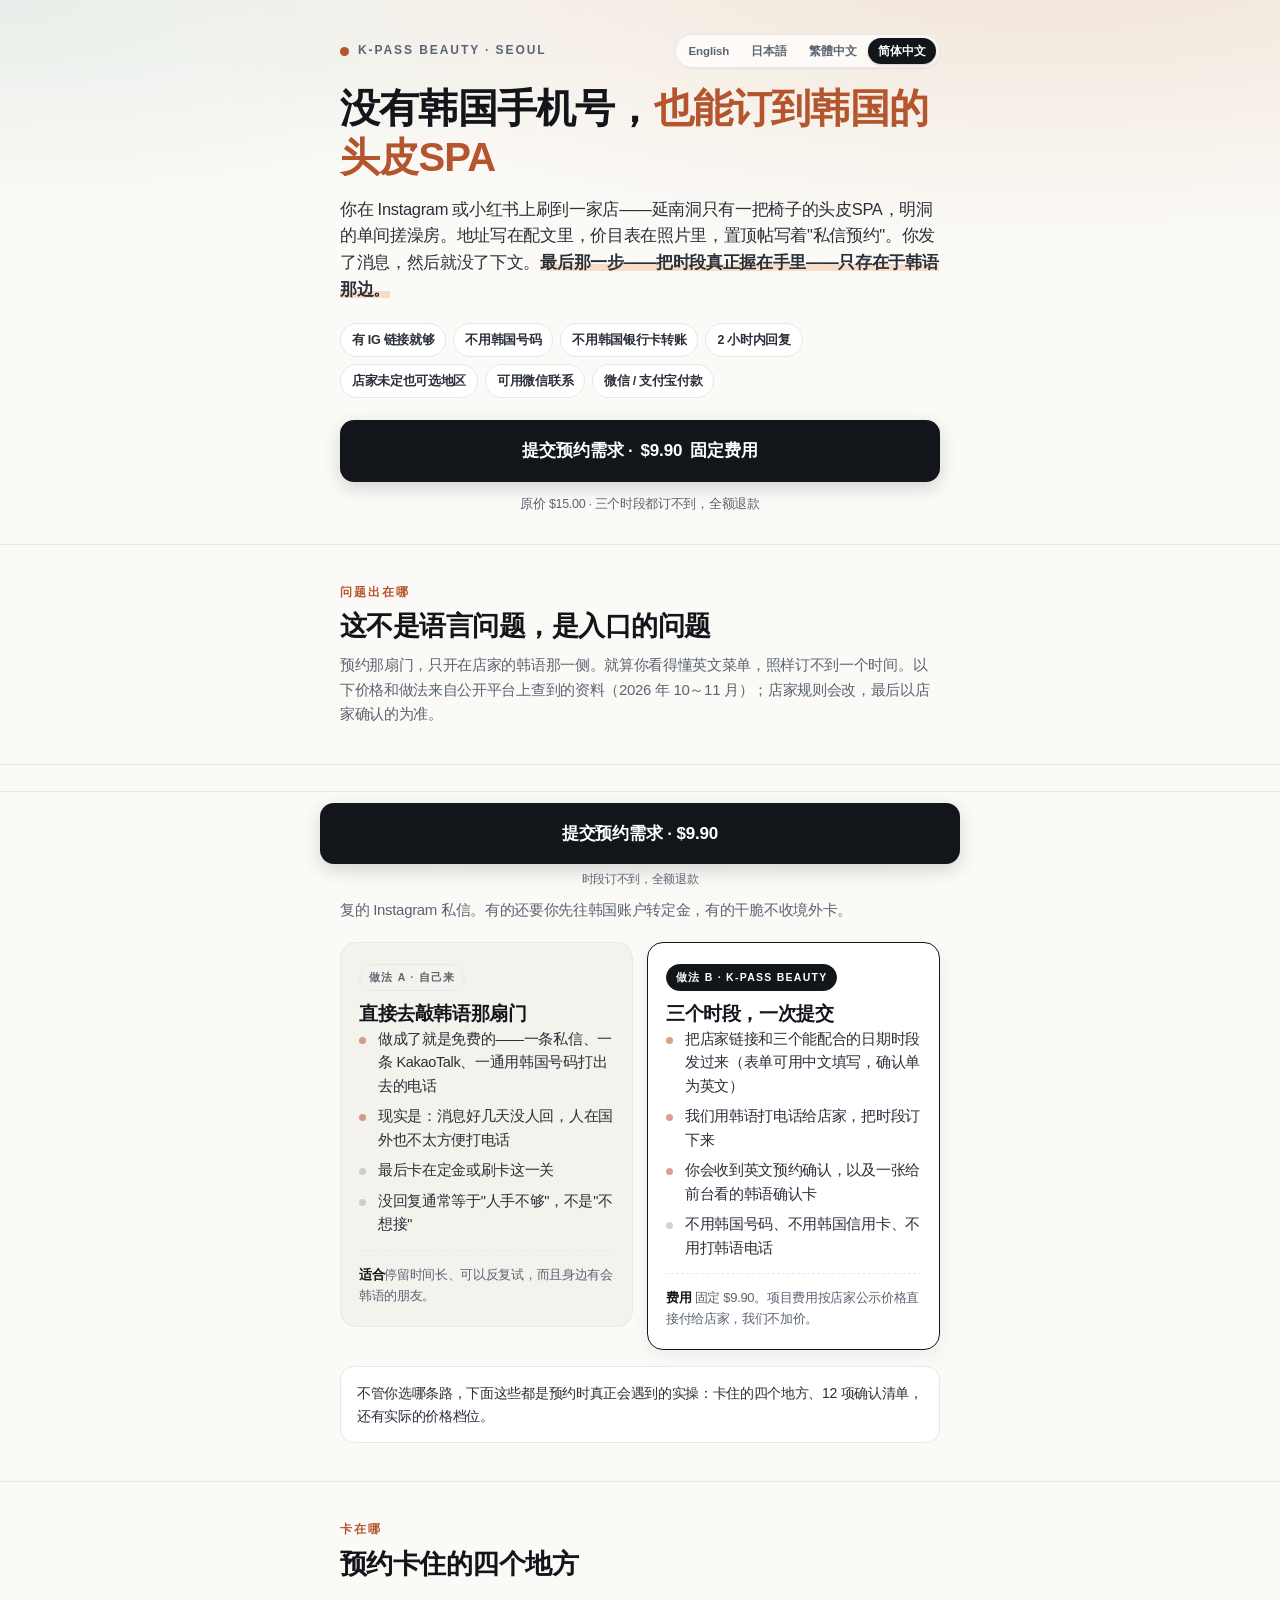
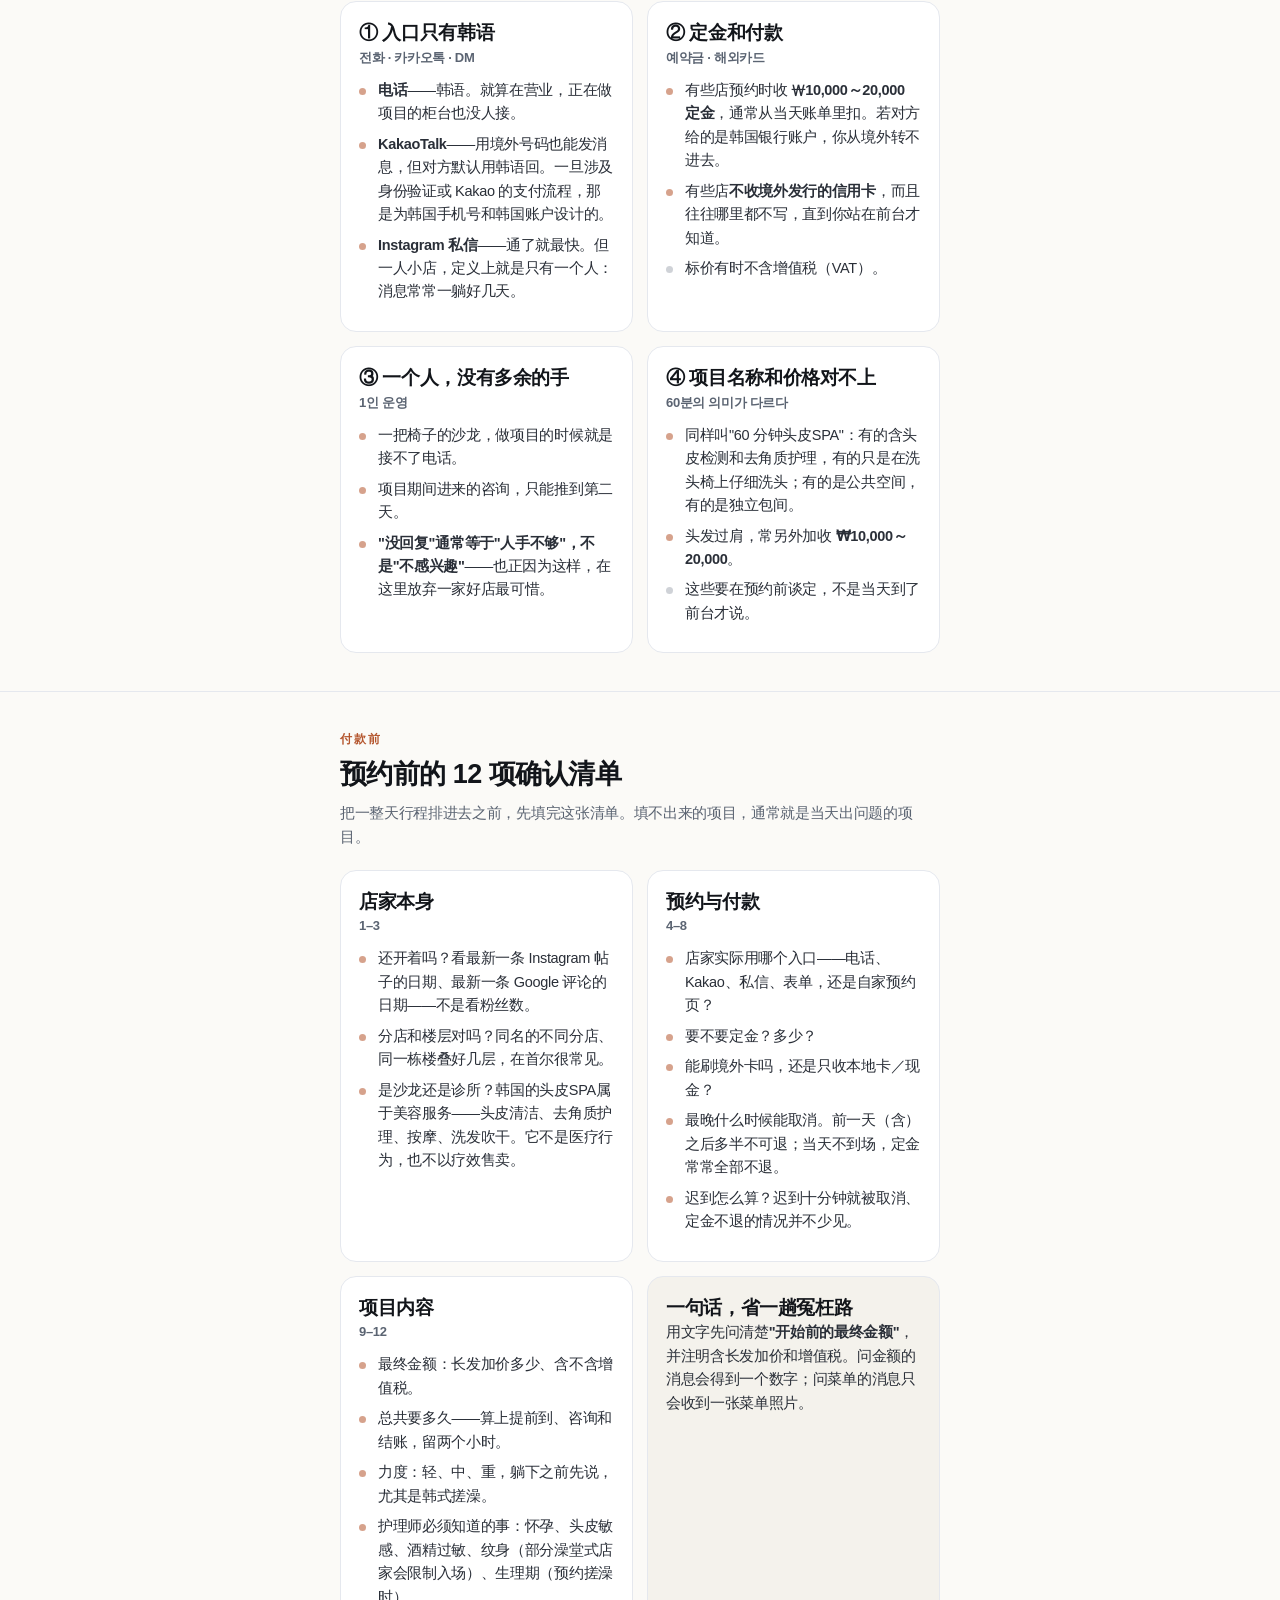
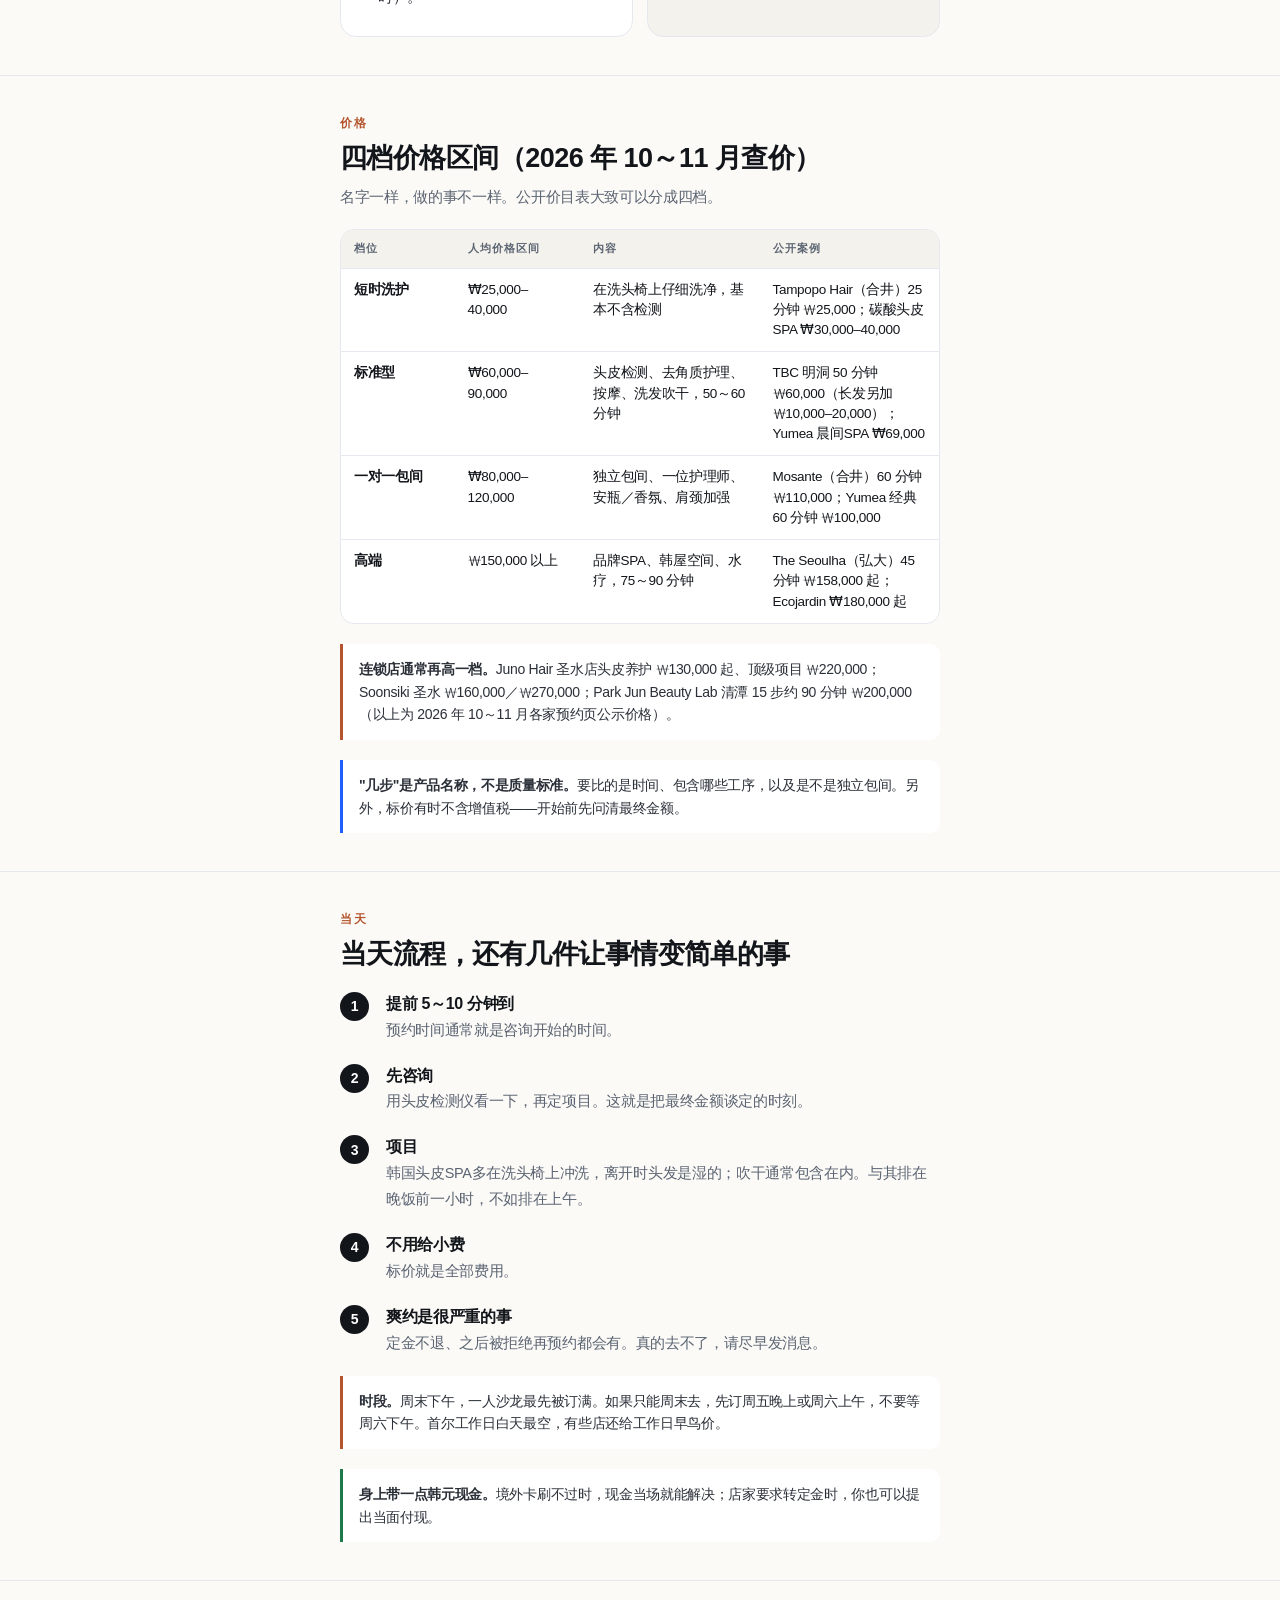
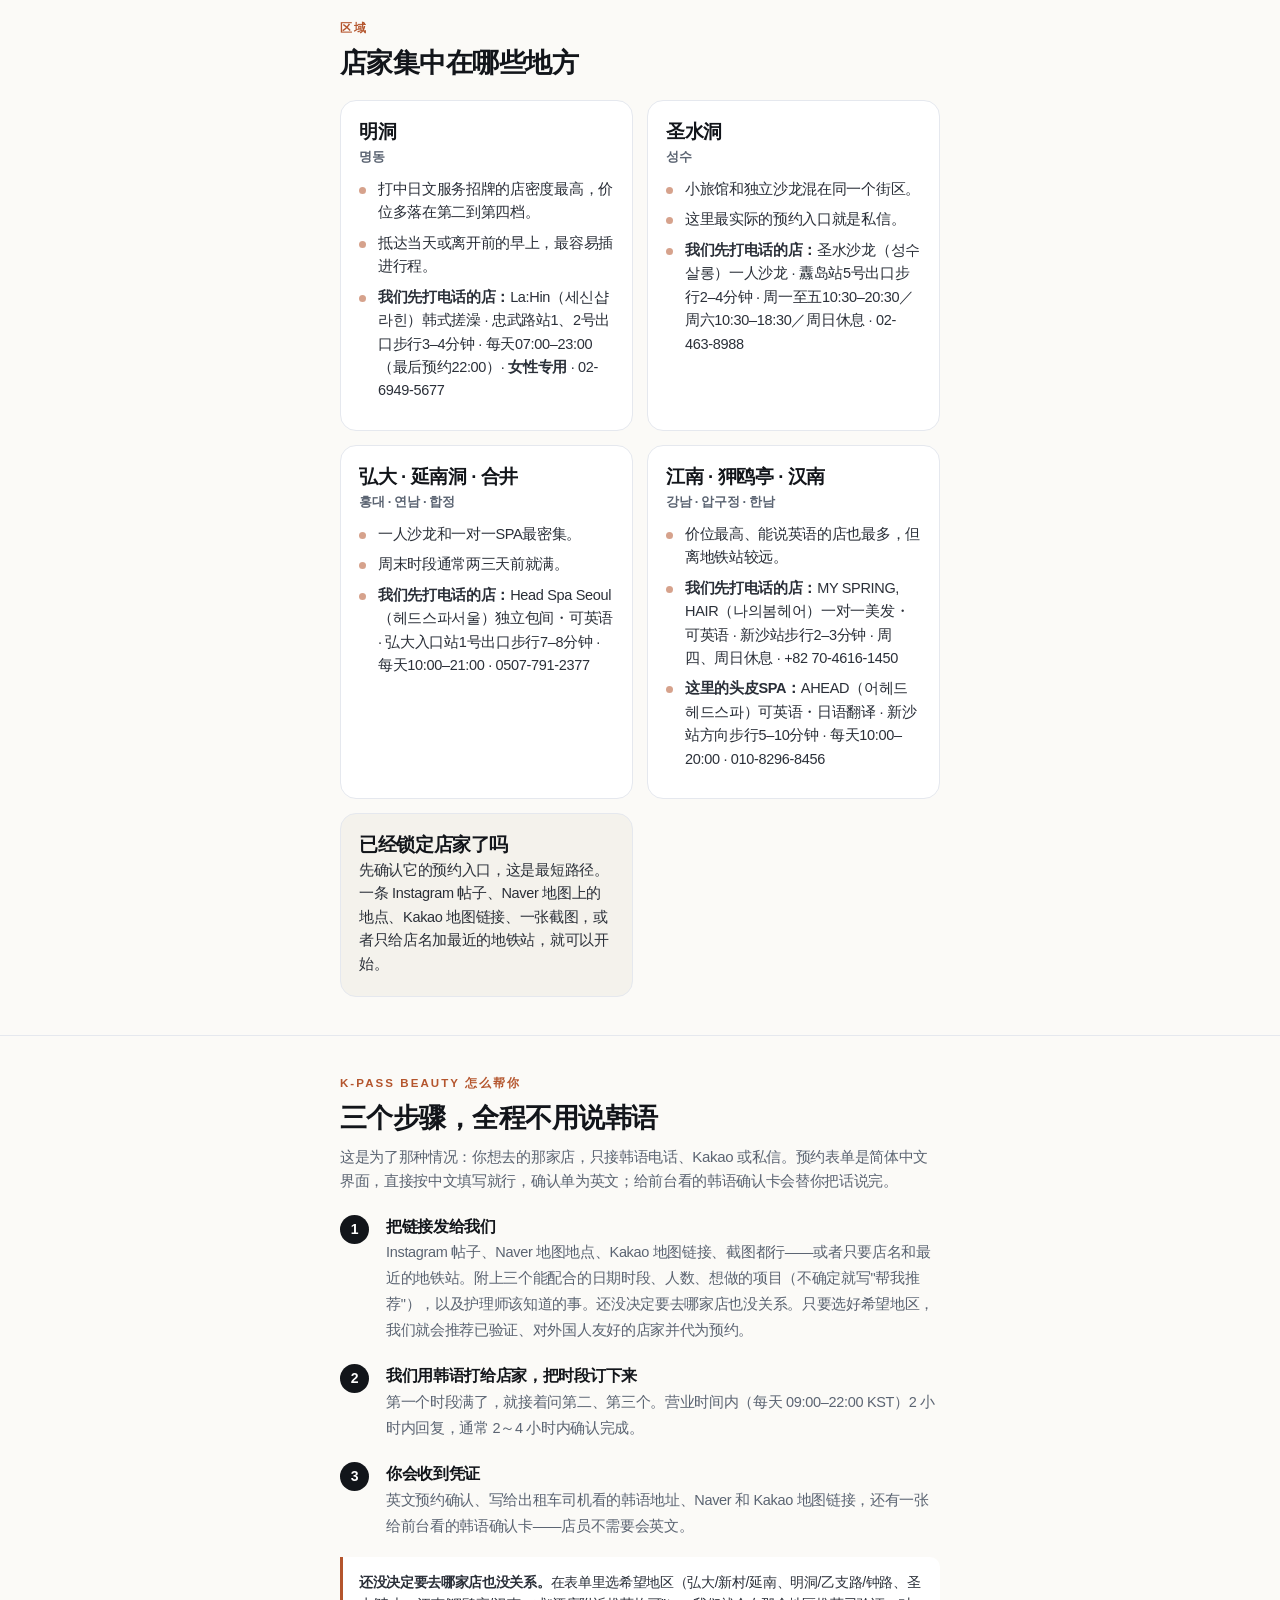
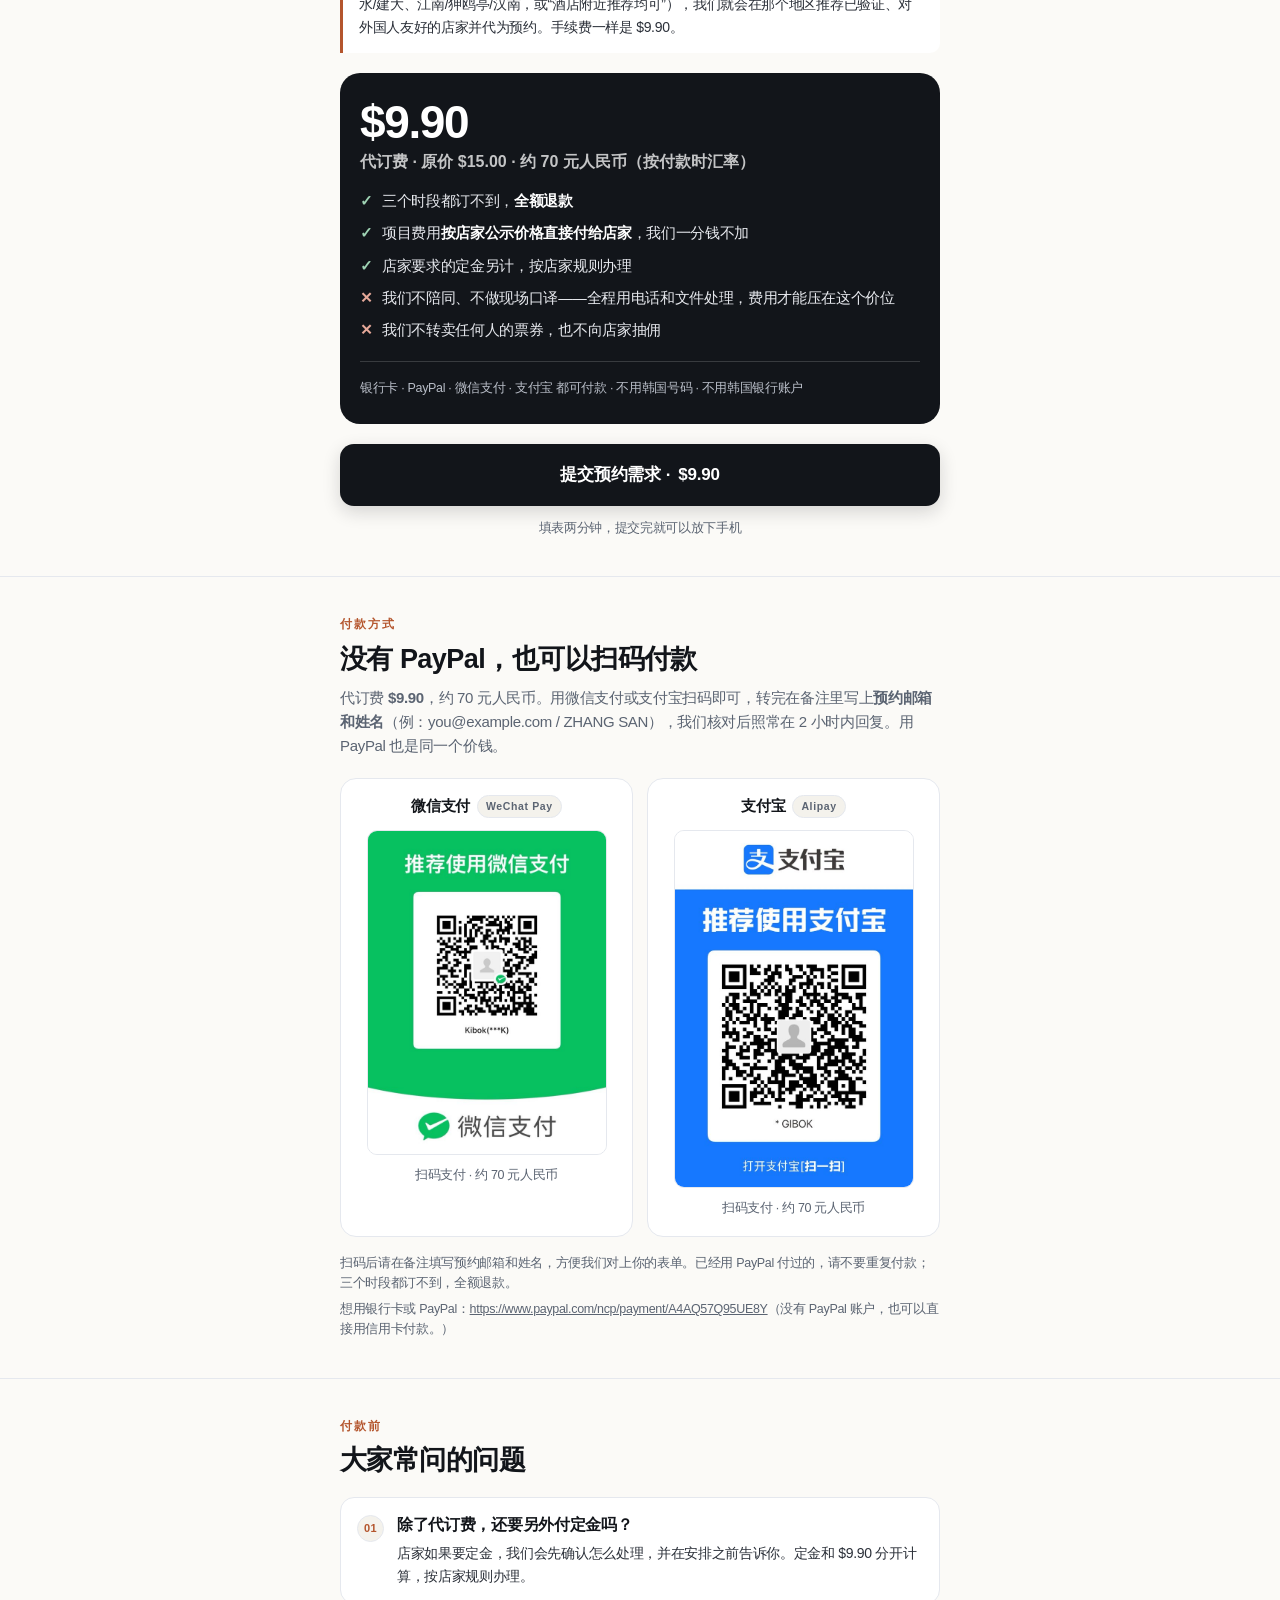
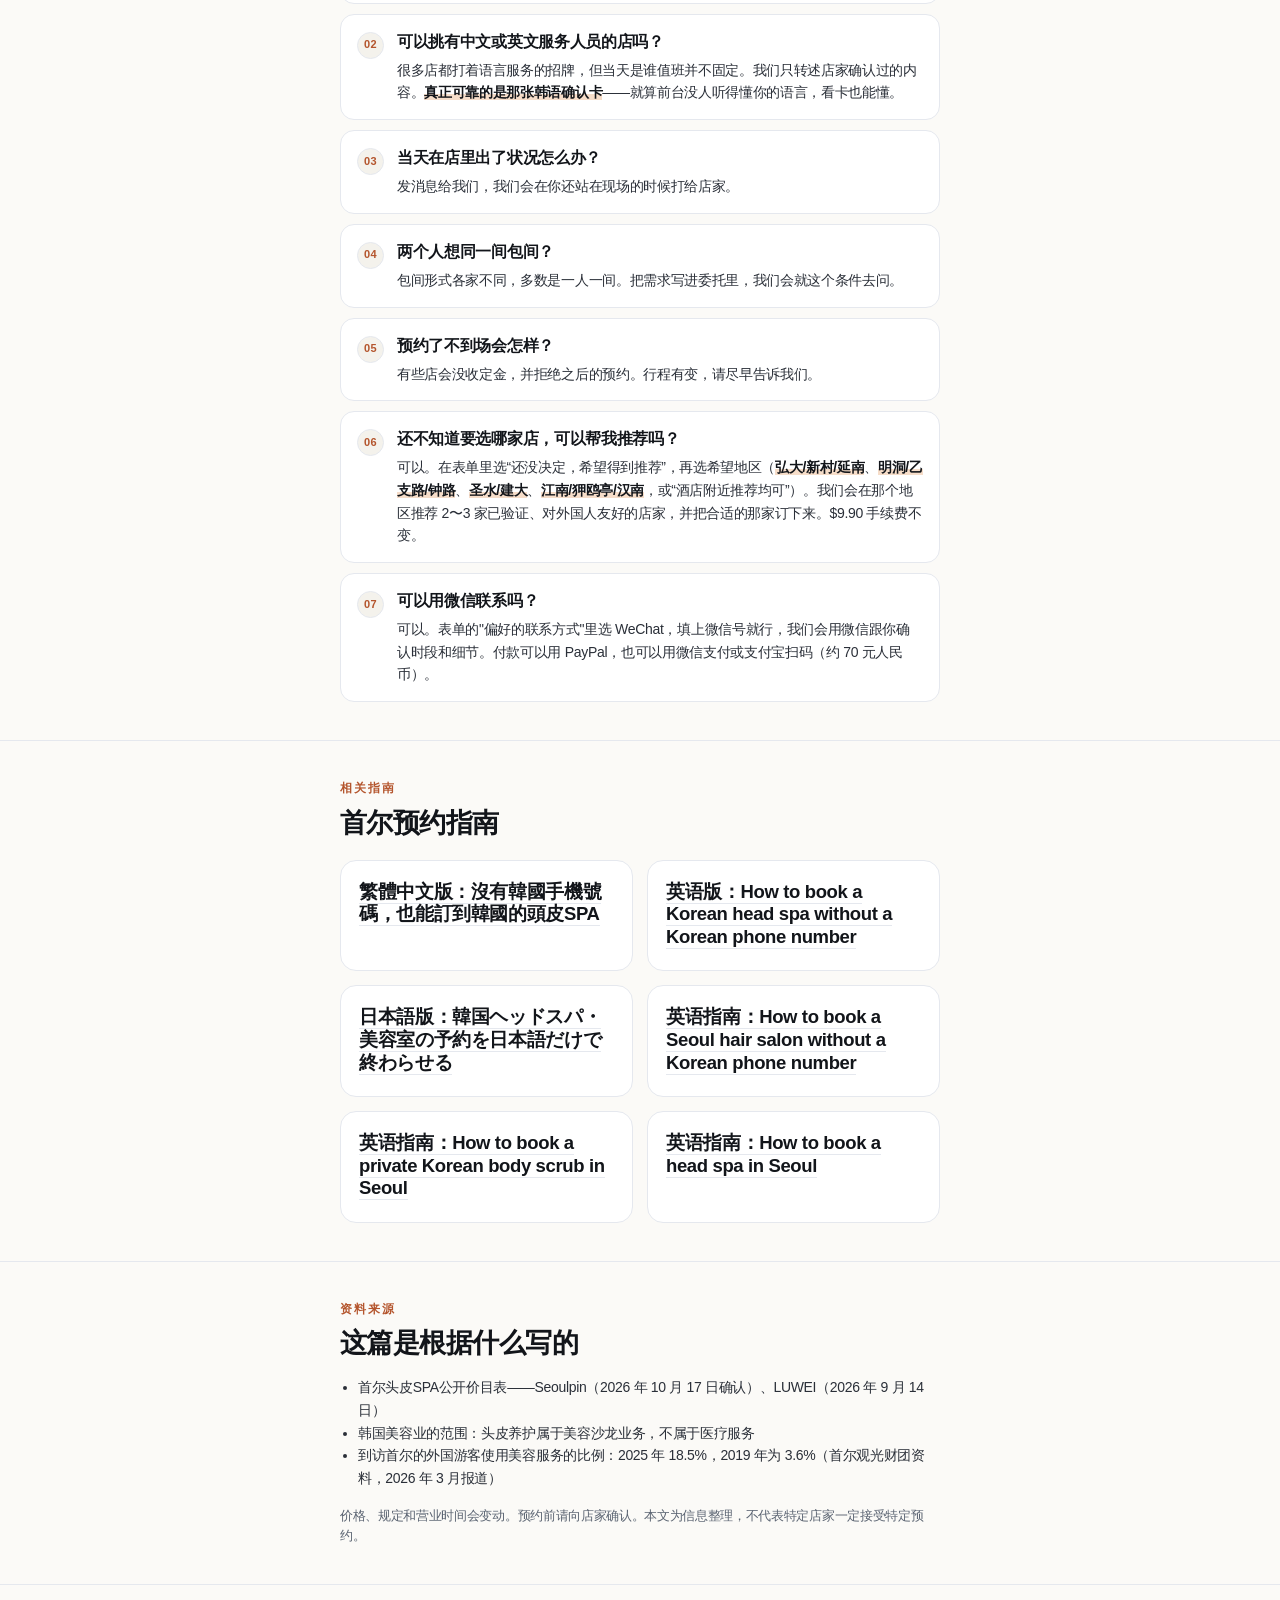
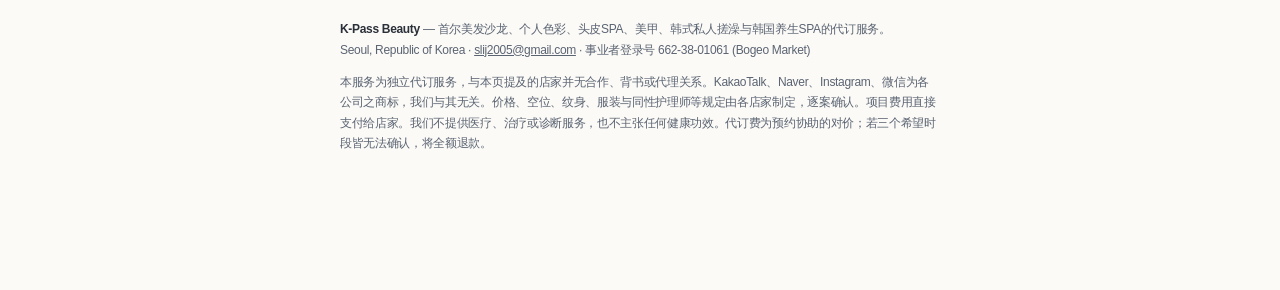
<file: guides/seoul-beauty-reservation-zh-hans.html>
<!doctype html>
<html lang="zh-Hans">
<head>
<meta charset="utf-8">
<meta name="viewport" content="width=device-width, initial-scale=1">
<title>韩国头皮SPA、美发沙龙怎么预约？没有韩国手机号也能订到（首尔・2026）| K-Pass Beauty</title>
<meta name="description" content="首尔头皮SPA和美发店预约卡壳的四个地方、付款前该确认的12件事、实际价格的四档区间，以及不会韩语、没有韩国号码时把时段订下来的方法。">
<link rel="canonical" href="https://nineonehn.github.io/k-pass-beauty/guides/seoul-beauty-reservation-zh-hans.html">
<link rel="alternate" hreflang="en" href="https://nineonehn.github.io/k-pass-beauty/guides/seoul-beauty-reservation-en.html">
<link rel="alternate" hreflang="ja" href="https://nineonehn.github.io/k-pass-beauty/guides/seoul-beauty-reservation-ja.html">
<link rel="alternate" hreflang="zh-Hant" href="https://nineonehn.github.io/k-pass-beauty/guides/seoul-beauty-reservation-zh.html">
<link rel="alternate" hreflang="zh-Hans" href="https://nineonehn.github.io/k-pass-beauty/guides/seoul-beauty-reservation-zh-hans.html">
<link rel="alternate" hreflang="x-default" href="https://nineonehn.github.io/k-pass-beauty/guides/seoul-beauty-reservation-en.html">
<meta name="robots" content="index,follow,max-image-preview:large">
<meta property="og:type" content="article">
<meta property="og:site_name" content="K-Pass Beauty">
<meta property="og:locale" content="zh_CN">
<meta property="og:title" content="韩国头皮SPA、美发沙龙怎么预约？没有韩国手机号也能订到（首尔・2026）| K-Pass Beauty">
<meta property="og:description" content="首尔头皮SPA和美发店预约卡壳的四个地方、付款前该确认的12件事、实际价格的四档区间，以及不会韩语、没有韩国号码时把时段订下来的方法。">
<meta property="og:url" content="https://nineonehn.github.io/k-pass-beauty/guides/seoul-beauty-reservation-zh-hans.html">
<meta property="og:image" content="https://nineonehn.github.io/k-pass-beauty/og.png">
<meta name="twitter:card" content="summary_large_image">
<script async src="https://www.googletagmanager.com/gtag/js?id=G-75QNHCLDK6"></script>
<script>
  window.dataLayer = window.dataLayer || [];
  function gtag(){dataLayer.push(arguments);}
  gtag('js', new Date());
  gtag('config', 'G-75QNHCLDK6');
</script>
<style>
  :root{
    --ink:#12151a; --ink2:#2a2f38; --sub:#5b6472; --line:#e5e8ee;
    --bg:#fbfaf7; --card:#ffffff; --soft:#f4f2ec; --accent:#b4552d; --accent2:#1f5eff;
    --ok:#1c7a4a; --radius:16px;
  }
  *{box-sizing:border-box; -webkit-tap-highlight-color:transparent;}
  html{-webkit-text-size-adjust:100%; max-width:100%; overflow-x:hidden;}
  body{
    margin:0; background:var(--bg); color:var(--ink);
    font-family:"PingFang SC","Noto Sans SC","Source Han Sans SC","Microsoft YaHei","Hiragino Sans GB",-apple-system,BlinkMacSystemFont,"Apple SD Gothic Neo",sans-serif;
    line-height:1.62; font-size:16px; letter-spacing:-.02em;
    padding-bottom:calc(86px + env(safe-area-inset-bottom));
    max-width:100%; overflow-x:hidden; overflow-wrap:break-word;
  }
  .wrap{max-width:640px; width:100%; margin:0 auto; padding:0 20px;}
  h1,h2,h3{letter-spacing:-.02em; line-height:1.22; margin:0;}
  p{margin:0;}
  a{color:inherit;}
  .btn{
    display:flex; align-items:center; justify-content:center; gap:8px;
    background:var(--ink); color:#fff; text-decoration:none;
    font-weight:700; font-size:17px; letter-spacing:-.01em;
    padding:17px 22px; border-radius:14px; width:100%;
    box-shadow:0 6px 18px rgba(18,21,26,.16);
  }
  .btn:active{transform:translateY(1px);}
  .btn .price{font-weight:800;}
  .btn.ghost{background:#fff; color:var(--ink); box-shadow:none; border:1.5px solid var(--ink);}

  /* ---------- hero ---------- */
  header{padding:34px 0 30px; background:
      radial-gradient(120% 90% at 82% -10%, #f0e3d6 0%, rgba(240,227,214,0) 62%),
      radial-gradient(90% 70% at 0% 0%, #e8eee9 0%, rgba(232,238,233,0) 58%);}
  .brand{display:flex; align-items:center; gap:9px; font-size:12px; font-weight:800; letter-spacing:.16em; text-transform:uppercase; color:var(--sub);}
  .brand i{width:9px; height:9px; border-radius:50%; background:var(--accent); display:block;}
  h1{font-size:clamp(30px,8.4vw,40px); margin:16px 0 14px; font-weight:800;}
  h1 em{font-style:normal; color:var(--accent);}
  .lead{font-size:16.5px; color:var(--ink2);}
  .lead b{background:linear-gradient(transparent 62%, #f6ddc9 62%);}
  .chips{display:flex; flex-wrap:wrap; gap:7px; margin:20px 0 22px;}
  .chip{font-size:12.5px; font-weight:700; color:var(--ink2); background:#fff; border:1px solid var(--line); border-radius:999px; padding:6px 11px;}
  .fineprint{font-size:12.5px; color:var(--sub); margin-top:12px; text-align:center;}

  /* ---------- sections ---------- */
  section{padding:38px 0; border-top:1px solid var(--line);}
  .kicker{font-size:11.5px; font-weight:800; letter-spacing:.18em; text-transform:uppercase; color:var(--accent); margin-bottom:9px;}
  h2{font-size:clamp(22px,6vw,27px); font-weight:800; margin-bottom:10px;}
  .sub{color:var(--sub); font-size:15px;}

  .two{display:grid; gap:14px; margin-top:20px;}
  .card{background:var(--card); border:1px solid var(--line); border-radius:var(--radius); padding:20px 18px;}
  .card h3{font-size:18.5px; font-weight:800; margin-bottom:2px;}
  .card .kr{font-size:13px; color:var(--sub); font-weight:600; margin-bottom:11px;}
  .card ul{margin:0; padding:0; list-style:none; font-size:14.5px;}
  .card li{position:relative; padding-left:19px; margin-bottom:7px; color:var(--ink2);}
  .card li::before{content:""; position:absolute; left:0; top:9px; width:7px; height:7px; border-radius:50%; background:var(--accent); opacity:.55;}
  .card li.no::before{background:#a8adb7;}
  .card .tagline{margin-top:13px; padding-top:13px; border-top:1px dashed var(--line); font-size:13px; color:var(--sub);}
  .card .tagline b{color:var(--ink);}

  /* ---------- vs ---------- */
  .vs{align-items:start;}
  .vs .vstag{display:inline-block; font-size:10.5px; font-weight:800; letter-spacing:.12em; text-transform:uppercase; color:var(--sub); background:var(--soft); border:1px solid var(--line); border-radius:999px; padding:4px 9px; margin-bottom:11px;}
  .vs .ota{background:var(--soft);}
  .vs .ours{border:1.5px solid var(--ink); box-shadow:0 6px 18px rgba(18,21,26,.06);}
  .vs .ours .vstag{color:#fff; background:var(--ink); border-color:var(--ink);}
  .vs .card h3{font-size:19px;}
  .vs-close{margin-top:16px; padding:15px 16px; background:#fff; border:1px solid var(--line); border-radius:14px; font-size:14px; color:var(--ink2);}
  .vs-close b{color:var(--ink);}

  ol.steps{margin:20px 0 0; padding:0; list-style:none; counter-reset:s;}
  ol.steps li{position:relative; padding:0 0 20px 46px; counter-increment:s;}
  ol.steps li::before{
    content:counter(s); position:absolute; left:0; top:1px;
    width:29px; height:29px; border-radius:50%; background:var(--ink); color:#fff;
    display:flex; align-items:center; justify-content:center; font-size:14px; font-weight:800;
  }
  ol.steps li:last-child{padding-bottom:0;}
  ol.steps b{display:block; font-size:16px;}
  ol.steps span{font-size:14.5px; color:var(--sub);}

  /* ---------- price ---------- */
  .pricebox{background:var(--ink); color:#fff; border-radius:20px; padding:26px 20px; margin-top:20px;}
  .pricebox .amt{font-size:46px; font-weight:800; letter-spacing:-.03em; line-height:1;}
  .pricebox .amt small{font-size:16px; font-weight:600; letter-spacing:0; opacity:.75; display:block; margin-top:9px;}
  .pricebox ul{margin:20px 0 0; padding:0; list-style:none; font-size:14.5px;}
  .pricebox li{position:relative; padding-left:22px; margin-bottom:9px; color:#e7e9ee;}
  .pricebox li::before{content:"✓"; position:absolute; left:0; top:0; color:#9fd3b4; font-weight:800;}
  .pricebox li.no::before{content:"✕"; color:#e6a99a;}
  .pricebox li b{color:#fff;}
  .pricebox .paynote{margin-top:18px; padding-top:16px; border-top:1px solid rgba(255,255,255,.16); font-size:12.5px; color:#b8bdc7;}

  /* ---------- straight answers ---------- */
  .qa{margin-top:20px; display:grid; gap:10px;}
  .qa-item{display:flex; gap:13px; background:var(--card); border:1px solid var(--line); border-radius:14px; padding:16px 16px 15px;}
  .qa-n{flex:0 0 auto; width:27px; height:27px; border-radius:50%; background:var(--soft); border:1px solid var(--line); color:var(--accent); font-size:11px; font-weight:800; letter-spacing:.04em; display:flex; align-items:center; justify-content:center; margin-top:1px;}
  .qa-item h3{font-size:15.5px; font-weight:800; line-height:1.36;}
  .qa-item p{font-size:14px; color:var(--ink2); margin-top:7px; word-break:normal; overflow-wrap:anywhere;}
  .qa-item p b{color:var(--ink); background:linear-gradient(transparent 64%, #f6ddc9 64%);}

  /* ---------- faq ---------- */
  .note{background:#fff; border-left:3px solid var(--accent); border-radius:0 10px 10px 0; padding:14px 16px; font-size:14px; color:var(--ink2); margin-top:20px;}

  footer{padding:34px 0 40px; border-top:1px solid var(--line); font-size:12px; color:var(--sub); line-height:1.7;}
  footer b{color:var(--ink2);}
  footer .disclaimer{margin-top:12px;}

  /* ---------- sticky cta ---------- */
  .sticky{
    position:fixed; left:0; right:0; bottom:0; z-index:50;
    padding:11px 20px calc(11px + env(safe-area-inset-bottom));
    background:rgba(251,250,247,.94); backdrop-filter:blur(12px);
    border-top:1px solid var(--line);
  }
  .sticky .inner{max-width:640px; margin:0 auto;}
  .sticky .sub2{font-size:11.5px; color:var(--sub); text-align:center; margin-top:6px;}

  img,svg,video,iframe{max-width:100%; height:auto;}
  /* CJK must wrap anywhere or the line becomes unbreakable and iOS Safari
     shrinks the whole layout (same guard as the ja/zh pages, 2026-11-27) */
  html:lang(zh-Hans) .qa-item p{word-break:normal; overflow-wrap:anywhere;}
  @media (min-width:600px){
    .two{grid-template-columns:1fr 1fr;}
    body{padding-bottom:96px;}
  }
  @media (prefers-reduced-motion:reduce){*{transition:none!important; animation:none!important;}}
</style>
<style>
  /* additions for the long-form guide pages (2026-11-27) */
  .brand{text-decoration:none;}
  .card h3 a{text-decoration:none; border-bottom:1.5px solid var(--line); padding-bottom:1px;}
  .card h3 a:hover{border-color:var(--accent);}
  .card p{word-break:normal; overflow-wrap:break-word;}
  .tbl{overflow-x:auto; -webkit-overflow-scrolling:touch; margin-top:20px; background:#fff;
       border:1px solid var(--line); border-radius:14px; max-width:100%;}
  .tbl table{width:100%; max-width:100%; table-layout:fixed; border-collapse:collapse; font-size:13.5px;
             word-break:break-word; overflow-wrap:anywhere;}
  .tbl th,.tbl td{padding:11px 13px; text-align:left; vertical-align:top; border-bottom:1px solid var(--line);
                  line-height:1.5; white-space:normal; word-break:break-word; overflow-wrap:anywhere;}
  .tbl thead th:nth-child(1){width:19%;}
  .tbl thead th:nth-child(2){width:21%;}
  .tbl thead th:nth-child(3){width:30%;}
  .tbl thead th:nth-child(4){width:30%;}
  .tbl th{font-size:10.5px; font-weight:800; letter-spacing:.1em; text-transform:uppercase;
          color:var(--sub); background:var(--soft);}
  .tbl tr:last-child td{border-bottom:0;}
  .tbl td b{color:var(--ink);}
  @media (max-width:520px){
    .tbl table{font-size:12.5px;}
    .tbl th,.tbl td{padding:9px 9px;}
  }
  /* mobile horizontal-overflow guards: nothing may widen the document */
  html,body{max-width:100%; overflow-x:hidden;}
  .wrap{width:100%;}
  img,video,iframe,svg{max-width:100%; height:auto;}
  .two,.vs,.steps{min-width:0;}
  .card,.note,.vs-close,.pricebox,.qa-item{min-width:0;}
  .card li,.card p,.qa-item p,.sub,.note,.disclaimer,ol.steps span{overflow-wrap:anywhere; word-break:normal;}
</style><style>
  /* --- language switch bar: 4 languages (2026-11-28) ---
     Desktop: inline pill next to the brand. <=430px: full-width row,
     4 equal targets, no wrapping and no horizontal scroll at 390/360/320. */
  .brandrow{display:flex; align-items:center; justify-content:space-between; gap:10px 14px; flex-wrap:wrap;}
  .langbar{display:flex; align-items:center; justify-content:flex-start; flex-wrap:wrap; gap:2px; padding:3px; margin-left:auto;
           background:rgba(255,255,255,.72); border:1px solid var(--line); border-radius:999px;
           -webkit-backdrop-filter:saturate(160%) blur(10px); backdrop-filter:saturate(160%) blur(10px);
           box-shadow:0 1px 2px rgba(18,21,26,.05); max-width:100%;}
  .langbar a{display:block; flex:0 0 auto; padding:5px 10px; border-radius:999px; white-space:nowrap;
             font-size:11.5px; line-height:1.4; font-weight:700; letter-spacing:-.01em;
             color:var(--sub); text-decoration:none;
             transition:background .18s ease, color .18s ease;}
  .langbar a:hover{color:var(--ink); background:#f0eee8;}
  .langbar a[aria-current="page"]{color:#fff; background:var(--ink); box-shadow:0 1px 3px rgba(18,21,26,.22);}
  .langbar a[aria-current="page"]:hover{color:#fff; background:var(--ink);}
  @media (max-width:430px){
    .brandrow{flex-direction:column; align-items:flex-start; gap:10px;}
    .langbar{margin-left:0; width:100%; flex-wrap:nowrap; justify-content:space-between;}
    .langbar a{flex:1 1 0; min-width:0; text-align:center; padding:6px 3px; font-size:11px; letter-spacing:-.02em;}
  }

  /* --- payment QR cards: WeChat Pay / Alipay (2026-11-28) --- */
  .payq{display:grid; gap:14px; margin-top:20px;}
  .qcard{background:#fff; border:1px solid var(--line); border-radius:var(--radius); padding:15px 15px 17px; text-align:center; min-width:0;}
  .qcard .qhead{display:flex; align-items:center; justify-content:center; flex-wrap:wrap; gap:7px; font-size:15px; font-weight:800; margin-bottom:11px;}
  .qcard .qhead span{font-size:10.5px; font-weight:800; letter-spacing:.06em; color:var(--sub); background:var(--soft); border:1px solid var(--line); border-radius:999px; padding:2px 8px;}
  .qcard img{display:block; width:100%; max-width:240px; height:auto; margin:0 auto; border-radius:10px; border:1px solid var(--line);}
  .qcard .qnote{font-size:12.5px; color:var(--sub); margin-top:10px;}
  @media (min-width:600px){ .payq{grid-template-columns:1fr 1fr;} }
</style>
</head><body>
<script type="application/ld+json">
{"@context":"https://schema.org","@graph":[{"@type":"Article","headline":"韩国头皮SPA、美发沙龙怎么预约？没有韩国手机号也能订到（首尔・2026）","description":"首尔头皮SPA和美发店预约卡壳的四个地方、付款前该确认的12件事、实际价格的四档区间，以及不会韩语、没有韩国号码时把时段订下来的方法。","inLanguage":"zh-Hans","datePublished":"2026-11-28","dateModified":"2026-11-28","mainEntityOfPage":{"@type":"WebPage","@id":"https://nineonehn.github.io/k-pass-beauty/guides/seoul-beauty-reservation-zh-hans.html"},"author":{"@type":"Organization","name":"K-Pass Beauty","url":"https://nineonehn.github.io/k-pass-beauty/"},"publisher":{"@type":"Organization","name":"K-Pass Beauty","url":"https://nineonehn.github.io/k-pass-beauty/"}},{"@type":"FAQPage","mainEntity":[{"@type":"Question","name":"除了代订费，还要另外付定金吗？","acceptedAnswer":{"@type":"Answer","text":"店家若要定金，我们会先确认怎么处理，并在安排前告诉你。定金和9.90美元代订费分开计算，按店家规则办理。"}},{"@type":"Question","name":"可以挑有中文或英文服务人员的店吗？","acceptedAnswer":{"@type":"Answer","text":"不少店打着语言服务的招牌，但当天现场是哪位发型师或护理师值班并不固定。我们只转述店家确认过的内容；真正可靠的是给前台看的韩语确认卡，即使现场没人听得懂你的语言也能沟通。"}},{"@type":"Question","name":"当天在店里临时出了状况怎么办？","acceptedAnswer":{"@type":"Answer","text":"发消息给我们，我们会在你还站在现场的时候打电话给店家。"}},{"@type":"Question","name":"两个人可以同一间包间吗？","acceptedAnswer":{"@type":"Answer","text":"包间形式各家不同，头皮SPA多为一人一间。把需求写进委托里，我们会就这个条件向店家确认。"}},{"@type":"Question","name":"取消或不到场会怎样？","acceptedAnswer":{"@type":"Answer","text":"有些店家会没收定金，并拒绝之后的预约。行程有变，请尽早告诉我们。"}}]}]}
</script>

<header>
  <div class="wrap">
    <div class="brandrow">
      <a class="brand" href="#top" data-keep-ref><i></i> K-Pass Beauty · Seoul</a>
      <nav class="langbar" aria-label="Language"><a href="seoul-beauty-reservation-en.html" hreflang="en" data-keep-ref>English</a><a href="seoul-beauty-reservation-ja.html" hreflang="ja" data-keep-ref>日本語</a><a href="seoul-beauty-reservation-zh.html" hreflang="zh-Hant" data-keep-ref>繁體中文</a><a href="seoul-beauty-reservation-zh-hans.html" hreflang="zh-Hans" data-keep-ref aria-current="page">简体中文</a></nav>
    </div>
    <h1>没有韩国手机号，<em>也能订到韩国的头皮SPA</em></h1>
    <p class="lead">你在 Instagram 或小红书上刷到一家店——延南洞只有一把椅子的头皮SPA，明洞的单间搓澡房。地址写在配文里，价目表在照片里，置顶帖写着"私信预约"。你发了消息，然后就没了下文。<b>最后那一步——把时段真正握在手里——只存在于韩语那边。</b></p>
    <div class="chips">
      <span class="chip">有 IG 链接就够</span>
      <span class="chip">不用韩国号码</span>
      <span class="chip">不用韩国银行卡转账</span>
      <span class="chip">2 小时内回复</span>
      <span class="chip">店家未定也可选地区</span>
      <span class="chip">可用微信联系</span>
      <span class="chip">微信 / 支付宝付款</span>
    </div>
    <a class="btn" href="https://tally.so/r/NqoMbl">提交预约需求 · <span class="price">$9.90</span> 固定费用</a>
    <p class="fineprint">原价 $15.00 · 三个时段都订不到，全额退款</p>
  </div>
</header>

<section>
  <div class="wrap">
    <div class="kicker">问题出在哪</div>
    <h2>这不是语言问题，是入口的问题</h2>
    <p class="sub">预约那扇门，只开在店家的韩语那一侧。就算你看得懂英文菜单，照样订不到一个时间。以下价格和做法来自公开平台上查到的资料（2026 年 10～11 月）；店家规则会改，最后以店家确认的为准。</p>
  </div>
</section>

<section>
  <div class="wrap">
    <div class="kicker">先说结论</div>
    <h2>首尔真正火起来的本地小店，预约方式是韩式的</h2>
    <p class="sub">一人沙龙、一对一头皮SPA、单间搓澡房，通常<b>只</b>接韩语电话、KakaoTalk 频道，或用韩语回复的 Instagram 私信。有的还要你先往韩国账户转定金，有的干脆不收境外卡。</p>

    <div class="two vs">
      <div class="card ota">
        <span class="vstag">做法 A · 自己来</span>
        <h3>直接去敲韩语那扇门</h3>
        <ul>
          <li>做成了就是免费的——一条私信、一条 KakaoTalk、一通用韩国号码打出去的电话</li>
          <li>现实是：消息好几天没人回，人在国外也不太方便打电话</li>
          <li class="no">最后卡在定金或刷卡这一关</li>
          <li class="no">没回复通常等于"人手不够"，不是"不想接"</li>
        </ul>
        <div class="tagline"><b>适合</b>停留时间长、可以反复试，而且身边有会韩语的朋友。</div>
      </div>

      <div class="card ours">
        <span class="vstag">做法 B · K-Pass Beauty</span>
        <h3>三个时段，一次提交</h3>
        <ul>
          <li>把店家链接和三个能配合的日期时段发过来（表单可用中文填写，确认单为英文）</li>
          <li>我们用韩语打电话给店家，把时段订下来</li>
          <li>你会收到英文预约确认，以及一张给前台看的韩语确认卡</li>
          <li class="no">不用韩国号码、不用韩国信用卡、不用打韩语电话</li>
        </ul>
        <div class="tagline"><b>费用</b> 固定 $9.90。项目费用按店家公示价格直接付给店家，我们不加价。</div>
      </div>
    </div>
    <p class="vs-close" style="margin-top:16px">不管你选哪条路，下面这些都是预约时真正会遇到的实操：卡住的四个地方、12 项确认清单，还有实际的价格档位。</p>
  </div>
</section>

<section>
  <div class="wrap">
    <div class="kicker">卡在哪</div>
    <h2>预约卡住的四个地方</h2>
    <div class="two">
      <div class="card">
        <h3>① 入口只有韩语</h3>
        <div class="kr">전화 · 카카오톡 · DM</div>
        <ul>
          <li><b>电话</b>——韩语。就算在营业，正在做项目的柜台也没人接。</li>
          <li><b>KakaoTalk</b>——用境外号码也能发消息，但对方默认用韩语回。一旦涉及身份验证或 Kakao 的支付流程，那是为韩国手机号和韩国账户设计的。</li>
          <li><b>Instagram 私信</b>——通了就最快。但一人小店，定义上就是只有一个人：消息常常一躺好几天。</li>
        </ul>
      </div>
      <div class="card">
        <h3>② 定金和付款</h3>
        <div class="kr">예약금 · 해외카드</div>
        <ul>
          <li>有些店预约时收 <b>₩10,000～20,000 定金</b>，通常从当天账单里扣。若对方给的是韩国银行账户，你从境外转不进去。</li>
          <li>有些店<b>不收境外发行的信用卡</b>，而且往往哪里都不写，直到你站在前台才知道。</li>
          <li class="no">标价有时不含增值税（VAT）。</li>
        </ul>
      </div>
      <div class="card">
        <h3>③ 一个人，没有多余的手</h3>
        <div class="kr">1인 운영</div>
        <ul>
          <li>一把椅子的沙龙，做项目的时候就是接不了电话。</li>
          <li>项目期间进来的咨询，只能推到第二天。</li>
          <li><b>"没回复"通常等于"人手不够"，不是"不感兴趣"</b>——也正因为这样，在这里放弃一家好店最可惜。</li>
        </ul>
      </div>
      <div class="card">
        <h3>④ 项目名称和价格对不上</h3>
        <div class="kr">60분의 의미가 다르다</div>
        <ul>
          <li>同样叫"60 分钟头皮SPA"：有的含头皮检测和去角质护理，有的只是在洗头椅上仔细洗头；有的是公共空间，有的是独立包间。</li>
          <li>头发过肩，常另外加收 <b>₩10,000～20,000</b>。</li>
          <li class="no">这些要在预约前谈定，不是当天到了前台才说。</li>
        </ul>
      </div>
    </div>
  </div>
</section>

<section>
  <div class="wrap">
    <div class="kicker">付款前</div>
    <h2>预约前的 12 项确认清单</h2>
    <p class="sub">把一整天行程排进去之前，先填完这张清单。填不出来的项目，通常就是当天出问题的项目。</p>

    <div class="two">
      <div class="card">
        <h3>店家本身</h3>
        <div class="kr">1–3</div>
        <ul>
          <li>还开着吗？看最新一条 Instagram 帖子的日期、最新一条 Google 评论的日期——不是看粉丝数。</li>
          <li>分店和楼层对吗？同名的不同分店、同一栋楼叠好几层，在首尔很常见。</li>
          <li>是沙龙还是诊所？韩国的头皮SPA属于美容服务——头皮清洁、去角质护理、按摩、洗发吹干。它不是医疗行为，也不以疗效售卖。</li>
        </ul>
      </div>
      <div class="card">
        <h3>预约与付款</h3>
        <div class="kr">4–8</div>
        <ul>
          <li>店家实际用哪个入口——电话、Kakao、私信、表单，还是自家预约页？</li>
          <li>要不要定金？多少？</li>
          <li>能刷境外卡吗，还是只收本地卡／现金？</li>
          <li>最晚什么时候能取消。前一天（含）之后多半不可退；当天不到场，定金常常全部不退。</li>
          <li>迟到怎么算？迟到十分钟就被取消、定金不退的情况并不少见。</li>
        </ul>
      </div>
      <div class="card">
        <h3>项目内容</h3>
        <div class="kr">9–12</div>
        <ul>
          <li>最终金额：长发加价多少、含不含增值税。</li>
          <li>总共要多久——算上提前到、咨询和结账，留两个小时。</li>
          <li>力度：轻、中、重，躺下之前先说，尤其是韩式搓澡。</li>
          <li>护理师必须知道的事：怀孕、头皮敏感、酒精过敏、纹身（部分澡堂式店家会限制入场）、生理期（预约搓澡时）。</li>
        </ul>
      </div>
      <div class="card" style="background:var(--soft)">
        <h3>一句话，省一趟冤枉路</h3>
        <p style="font-size:14.5px; color:var(--ink2)">用文字先问清楚<b>"开始前的最终金额"</b>，并注明含长发加价和增值税。问金额的消息会得到一个数字；问菜单的消息只会收到一张菜单照片。</p>
      </div>
    </div>
  </div>
</section>

<section>
  <div class="wrap">
    <div class="kicker">价格</div>
    <h2>四档价格区间（2026 年 10～11 月查价）</h2>
    <p class="sub">名字一样，做的事不一样。公开价目表大致可以分成四档。</p>

    <div class="tbl">
      <table>
        <thead>
          <tr><th>档位</th><th>人均价格区间</th><th>内容</th><th>公开案例</th></tr>
        </thead>
        <tbody>
          <tr><td><b>短时洗护</b></td><td>₩25,000–40,000</td><td>在洗头椅上仔细洗净，基本不含检测</td><td>Tampopo Hair（合井）25 分钟 ₩25,000；碳酸头皮SPA ₩30,000–40,000</td></tr>
          <tr><td><b>标准型</b></td><td>₩60,000–90,000</td><td>头皮检测、去角质护理、按摩、洗发吹干，50～60 分钟</td><td>TBC 明洞 50 分钟 ₩60,000（长发另加 ₩10,000–20,000）；Yumea 晨间SPA ₩69,000</td></tr>
          <tr><td><b>一对一包间</b></td><td>₩80,000–120,000</td><td>独立包间、一位护理师、安瓶／香氛、肩颈加强</td><td>Mosante（合井）60 分钟 ₩110,000；Yumea 经典 60 分钟 ₩100,000</td></tr>
          <tr><td><b>高端</b></td><td>₩150,000 以上</td><td>品牌SPA、韩屋空间、水疗，75～90 分钟</td><td>The Seoulha（弘大）45 分钟 ₩158,000 起；Ecojardin ₩180,000 起</td></tr>
        </tbody>
      </table>
    </div>

    <div class="note"><b>连锁店通常再高一档。</b>Juno Hair 圣水店头皮养护 ₩130,000 起、顶级项目 ₩220,000；Soonsiki 圣水 ₩160,000／₩270,000；Park Jun Beauty Lab 清潭 15 步约 90 分钟 ₩200,000（以上为 2026 年 10～11 月各家预约页公示价格）。</div>

    <div class="note" style="border-left-color:var(--accent2)"><b>"几步"是产品名称，不是质量标准。</b>要比的是时间、包含哪些工序，以及是不是独立包间。另外，标价有时不含增值税——开始前先问清最终金额。</div>
  </div>
</section>

<section>
  <div class="wrap">
    <div class="kicker">当天</div>
    <h2>当天流程，还有几件让事情变简单的事</h2>
    <ol class="steps">
      <li><b>提前 5～10 分钟到</b><span>预约时间通常就是咨询开始的时间。</span></li>
      <li><b>先咨询</b><span>用头皮检测仪看一下，再定项目。这就是把最终金额谈定的时刻。</span></li>
      <li><b>项目</b><span>韩国头皮SPA多在洗头椅上冲洗，离开时头发是湿的；吹干通常包含在内。与其排在晚饭前一小时，不如排在上午。</span></li>
      <li><b>不用给小费</b><span>标价就是全部费用。</span></li>
      <li><b>爽约是很严重的事</b><span>定金不退、之后被拒绝再预约都会有。真的去不了，请尽早发消息。</span></li>
    </ol>

    <div class="note"><b>时段。</b>周末下午，一人沙龙最先被订满。如果只能周末去，先订周五晚上或周六上午，不要等周六下午。首尔工作日白天最空，有些店还给工作日早鸟价。</div>
    <div class="note" style="border-left-color:var(--ok)"><b>身上带一点韩元现金。</b>境外卡刷不过时，现金当场就能解决；店家要求转定金时，你也可以提出当面付现。</div>
  </div>
</section>

<section>
  <div class="wrap">
    <div class="kicker">区域</div>
    <h2>店家集中在哪些地方</h2>
    <div class="two">
      <div class="card">
        <h3>明洞</h3>
        <div class="kr">명동</div>
        <ul>
          <li>打中日文服务招牌的店密度最高，价位多落在第二到第四档。</li>
          <li>抵达当天或离开前的早上，最容易插进行程。</li>
          <li><b>我们先打电话的店：</b>La:Hin（세신샵 라힌）韩式搓澡 · 忠武路站1、2号出口步行3–4分钟 · 每天07:00–23:00（最后预约22:00）· <b>女性专用</b> · 02-6949-5677</li>
        </ul>
      </div>
      <div class="card">
        <h3>圣水洞</h3>
        <div class="kr">성수</div>
        <ul>
          <li>小旅馆和独立沙龙混在同一个街区。</li>
          <li>这里最实际的预约入口就是私信。</li>
          <li><b>我们先打电话的店：</b>圣水沙龙（성수살롱）一人沙龙 · 纛岛站5号出口步行2–4分钟 · 周一至五10:30–20:30／周六10:30–18:30／周日休息 · 02-463-8988</li>
        </ul>
      </div>
      <div class="card">
        <h3>弘大 · 延南洞 · 合井</h3>
        <div class="kr">홍대 · 연남 · 합정</div>
        <ul>
          <li>一人沙龙和一对一SPA最密集。</li>
          <li>周末时段通常两三天前就满。</li>
          <li><b>我们先打电话的店：</b>Head Spa Seoul（헤드스파서울）独立包间・可英语 · 弘大入口站1号出口步行7–8分钟 · 每天10:00–21:00 · 0507-791-2377</li>
        </ul>
      </div>
      <div class="card">
        <h3>江南 · 狎鸥亭 · 汉南</h3>
        <div class="kr">강남 · 압구정 · 한남</div>
        <ul>
          <li>价位最高、能说英语的店也最多，但离地铁站较远。</li>
          <li><b>我们先打电话的店：</b>MY SPRING, HAIR（나의봄헤어）一对一美发・可英语 · 新沙站步行2–3分钟 · 周四、周日休息 · +82 70-4616-1450</li>
          <li><b>这里的头皮SPA：</b>AHEAD（어헤드 헤드스파）可英语・日语翻译 · 新沙站方向步行5–10分钟 · 每天10:00–20:00 · 010-8296-8456</li>
        </ul>
      </div>
      <div class="card" style="background:var(--soft)">
        <h3>已经锁定店家了吗</h3>
        <p style="font-size:14.5px; color:var(--ink2)">先确认它的预约入口，这是最短路径。一条 Instagram 帖子、Naver 地图上的地点、Kakao 地图链接、一张截图，或者只给店名加最近的地铁站，就可以开始。</p>
      </div>
    </div>
  </div>
</section>

<section id="how">
  <div class="wrap">
    <div class="kicker">K-Pass Beauty 怎么帮你</div>
    <h2>三个步骤，全程不用说韩语</h2>
    <p class="sub">这是为了那种情况：你想去的那家店，只接韩语电话、Kakao 或私信。预约表单是简体中文界面，直接按中文填写就行，确认单为英文；给前台看的韩语确认卡会替你把话说完。</p>
    <ol class="steps">
      <li><b>把链接发给我们</b><span>Instagram 帖子、Naver 地图地点、Kakao 地图链接、截图都行——或者只要店名和最近的地铁站。附上三个能配合的日期时段、人数、想做的项目（不确定就写"帮我推荐"），以及护理师该知道的事。还没决定要去哪家店也没关系。只要选好希望地区，我们就会推荐已验证、对外国人友好的店家并代为预约。</span></li>
      <li><b>我们用韩语打给店家，把时段订下来</b><span>第一个时段满了，就接着问第二、第三个。营业时间内（每天 09:00–22:00 KST）2 小时内回复，通常 2～4 小时内确认完成。</span></li>
      <li><b>你会收到凭证</b><span>英文预约确认、写给出租车司机看的韩语地址、Naver 和 Kakao 地图链接，还有一张给前台看的韩语确认卡——店员不需要会英文。</span></li>
    </ol>

    <div class="note" style="margin-top:18px"><b>还没决定要去哪家店也没关系。</b>在表单里选希望地区（弘大/新村/延南、明洞/乙支路/钟路、圣水/建大、江南/狎鸥亭/汉南，或“酒店附近推荐均可”），我们就会在那个地区推荐已验证、对外国人友好的店家并代为预约。手续费一样是 $9.90。</div>

    <div class="pricebox">
      <div class="amt">$9.90<small>代订费 · 原价 $15.00 · 约 70 元人民币（按付款时汇率）</small></div>
      <ul>
        <li>三个时段都订不到，<b>全额退款</b></li>
        <li>项目费用<b>按店家公示价格直接付给店家</b>，我们一分钱不加</li>
        <li>店家要求的定金另计，按店家规则办理</li>
        <li class="no">我们不陪同、不做现场口译——全程用电话和文件处理，费用才能压在这个价位</li>
        <li class="no">我们不转卖任何人的票券，也不向店家抽佣</li>
      </ul>
      <div class="paynote">银行卡 · PayPal · 微信支付 · 支付宝 都可付款 · 不用韩国号码 · 不用韩国银行账户</div>
    </div>

    <div style="margin-top:20px">
      <a class="btn" href="https://tally.so/r/NqoMbl">提交预约需求 · <span class="price">$9.90</span></a>
      <p class="fineprint">填表两分钟，提交完就可以放下手机</p>
    </div>
  </div>
</section>

<section id="pay">
  <div class="wrap">
    <div class="kicker">付款方式</div>
    <h2>没有 PayPal，也可以扫码付款</h2>
    <p class="sub">代订费 <b>$9.90</b>，约 70 元人民币。用微信支付或支付宝扫码即可，转完在备注里写上<b>预约邮箱和姓名</b>（例：you@example.com / ZHANG SAN），我们核对后照常在 2 小时内回复。用 PayPal 也是同一个价钱。</p>
    <div class="payq">
      <div class="qcard">
        <div class="qhead">微信支付 <span>WeChat Pay</span></div>
        <img src="../assets/pay_wechat.jpg" alt="微信支付收款二维码" loading="lazy" width="640" height="868">
        <p class="qnote">扫码支付 · 约 70 元人民币</p>
      </div>
      <div class="qcard">
        <div class="qhead">支付宝 <span>Alipay</span></div>
        <img src="../assets/pay_alipay.jpg" alt="支付宝收款二维码" loading="lazy" width="640" height="959">
        <p class="qnote">扫码支付 · 约 70 元人民币</p>
      </div>
    </div>
    <p class="fineprint" style="text-align:left; margin-top:16px">扫码后请在备注填写预约邮箱和姓名，方便我们对上你的表单。已经用 PayPal 付过的，请不要重复付款；三个时段都订不到，全额退款。</p>
    <p class="fineprint" style="text-align:left; margin-top:6px">想用银行卡或 PayPal：<a href="https://www.paypal.com/ncp/payment/A4AQ57Q95UE8Y">https://www.paypal.com/ncp/payment/A4AQ57Q95UE8Y</a>（没有 PayPal 账户，也可以直接用信用卡付款。）</p>
  </div>
</section>

<section>
  <div class="wrap">
    <div class="kicker">付款前</div>
    <h2>大家常问的问题</h2>
    <div class="qa">
      <div class="qa-item">
        <div class="qa-n">01</div>
        <div>
          <h3>除了代订费，还要另外付定金吗？</h3>
          <p>店家如果要定金，我们会先确认怎么处理，并在安排之前告诉你。定金和 $9.90 分开计算，按店家规则办理。</p>
        </div>
      </div>
      <div class="qa-item">
        <div class="qa-n">02</div>
        <div>
          <h3>可以挑有中文或英文服务人员的店吗？</h3>
          <p>很多店都打着语言服务的招牌，但当天是谁值班并不固定。我们只转述店家确认过的内容。<b>真正可靠的是那张韩语确认卡</b>——就算前台没人听得懂你的语言，看卡也能懂。</p>
        </div>
      </div>
      <div class="qa-item">
        <div class="qa-n">03</div>
        <div>
          <h3>当天在店里出了状况怎么办？</h3>
          <p>发消息给我们，我们会在你还站在现场的时候打给店家。</p>
        </div>
      </div>
      <div class="qa-item">
        <div class="qa-n">04</div>
        <div>
          <h3>两个人想同一间包间？</h3>
          <p>包间形式各家不同，多数是一人一间。把需求写进委托里，我们会就这个条件去问。</p>
        </div>
      </div>
      <div class="qa-item">
        <div class="qa-n">05</div>
        <div>
          <h3>预约了不到场会怎样？</h3>
          <p>有些店会没收定金，并拒绝之后的预约。行程有变，请尽早告诉我们。</p>
        </div>
      </div>
      <div class="qa-item">
        <div class="qa-n">06</div>
        <div>
          <h3>还不知道要选哪家店，可以帮我推荐吗？</h3>
          <p>可以。在表单里选“还没决定，希望得到推荐”，再选希望地区（<b>弘大/新村/延南</b>、<b>明洞/乙支路/钟路</b>、<b>圣水/建大</b>、<b>江南/狎鸥亭/汉南</b>，或“酒店附近推荐均可”）。我们会在那个地区推荐 2〜3 家已验证、对外国人友好的店家，并把合适的那家订下来。$9.90 手续费不变。</p>
        </div>
      </div>
      <div class="qa-item">
        <div class="qa-n">07</div>
        <div>
          <h3>可以用微信联系吗？</h3>
          <p>可以。表单的"偏好的联系方式"里选 WeChat，填上微信号就行，我们会用微信跟你确认时段和细节。付款可以用 PayPal，也可以用微信支付或支付宝扫码（约 70 元人民币）。</p>
        </div>
      </div>
    </div>
  </div>
</section>

<section id="options">
  <div class="wrap">
    <div class="kicker">相关指南</div>
    <h2>首尔预约指南</h2>
    <div class="two">
      <div class="card"><h3><a href="seoul-beauty-reservation-zh.html" hreflang="zh-Hant" data-keep-ref>繁體中文版：沒有韓國手機號碼，也能訂到韓國的頭皮SPA</a></h3></div>
      <div class="card"><h3><a href="seoul-beauty-reservation-en.html" hreflang="en" data-keep-ref>英语版：How to book a Korean head spa without a Korean phone number</a></h3></div>
      <div class="card"><h3><a href="seoul-beauty-reservation-ja.html" hreflang="ja" data-keep-ref>日本語版：韓国ヘッドスパ・美容室の予約を日本語だけで終わらせる</a></h3></div>
      <div class="card"><h3><a href="hair-salon-without-korean-phone.html" data-keep-ref>英语指南：How to book a Seoul hair salon without a Korean phone number</a></h3></div>
      <div class="card"><h3><a href="private-korean-scrub.html" data-keep-ref>英语指南：How to book a private Korean body scrub in Seoul</a></h3></div>
      <div class="card"><h3><a href="head-spa-booking.html" data-keep-ref>英语指南：How to book a head spa in Seoul</a></h3></div>
    </div>
  </div>
</section>

<section>
  <div class="wrap">
    <div class="kicker">资料来源</div>
    <h2>这篇是根据什么写的</h2>
    <ul style="margin:16px 0 0; padding-left:18px; font-size:14px; color:var(--ink2)">
      <li>首尔头皮SPA公开价目表——Seoulpin（2026 年 10 月 17 日确认）、LUWEI（2026 年 9 月 14 日）</li>
      <li>韩国美容业的范围：头皮养护属于美容沙龙业务，不属于医疗服务</li>
      <li>到访首尔的外国游客使用美容服务的比例：2025 年 18.5%，2019 年为 3.6%（首尔观光财团资料，2026 年 3 月报道）</li>
    </ul>
    <p class="fineprint" style="text-align:left; margin-top:16px">价格、规定和营业时间会变动。预约前请向店家确认。本文为信息整理，不代表特定店家一定接受特定预约。</p>
  </div>
</section>

<footer>
  <div class="wrap">
    <b>K-Pass Beauty</b> — 首尔美发沙龙、个人色彩、头皮SPA、美甲、韩式私人搓澡与韩国养生SPA的代订服务。<br>
    Seoul, Republic of Korea · <a href="mailto:slij2005@gmail.com">slij2005@gmail.com</a> · 事业者登录号 662-38-01061 (Bogeo Market)<br>
    <p class="disclaimer">本服务为独立代订服务，与本页提及的店家并无合作、背书或代理关系。KakaoTalk、Naver、Instagram、微信为各公司之商标，我们与其无关。价格、空位、纹身、服装与同性护理师等规定由各店家制定，逐案确认。项目费用直接支付给店家。我们不提供医疗、治疗或诊断服务，也不主张任何健康功效。代订费为预约协助的对价；若三个希望时段皆无法确认，将全额退款。</p>
  </div>
</footer>

<div class="sticky">
  <div class="inner">
    <a class="btn" href="https://tally.so/r/NqoMbl">提交预约需求 · $9.90</a>
    <p class="sub2">时段订不到，全额退款</p>
  </div>
</div>

<script src="../booking-tracking.js?v=20261128-5zh" defer></script>

</body>
</html>
</file>
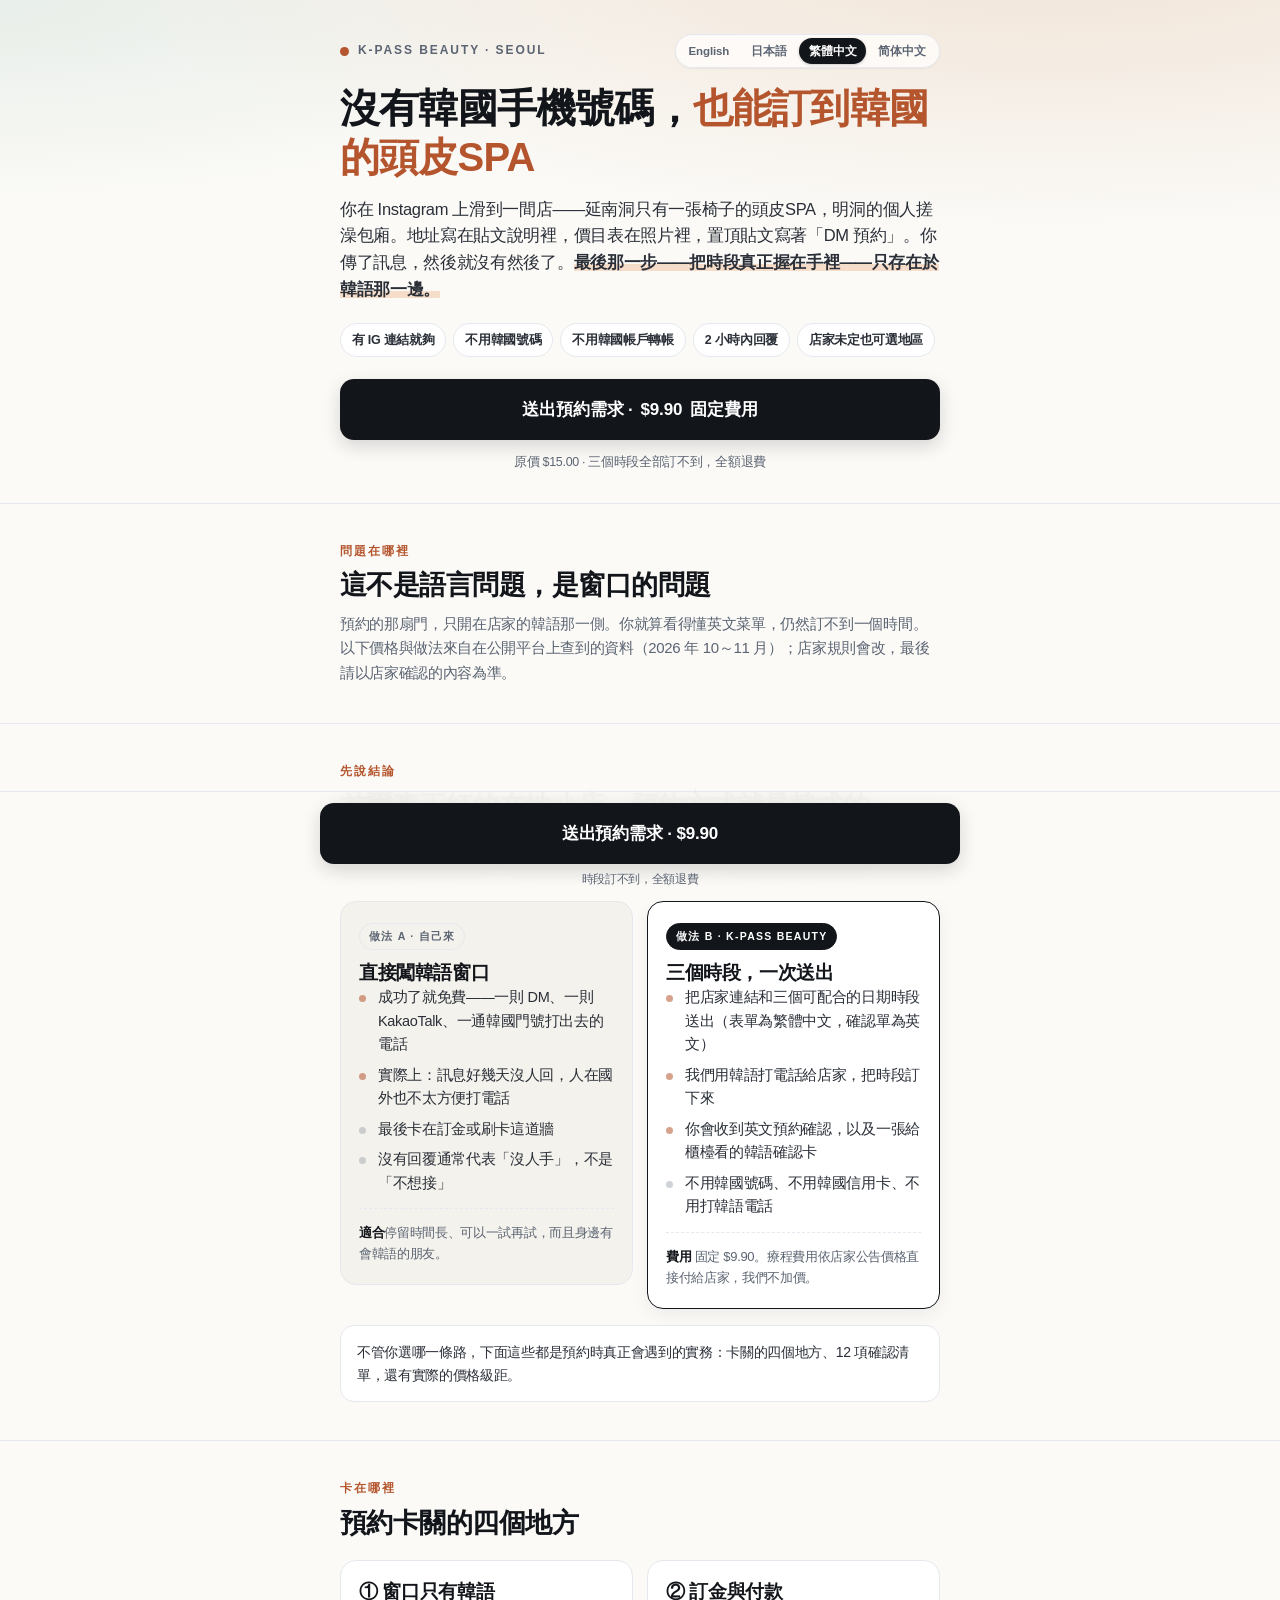
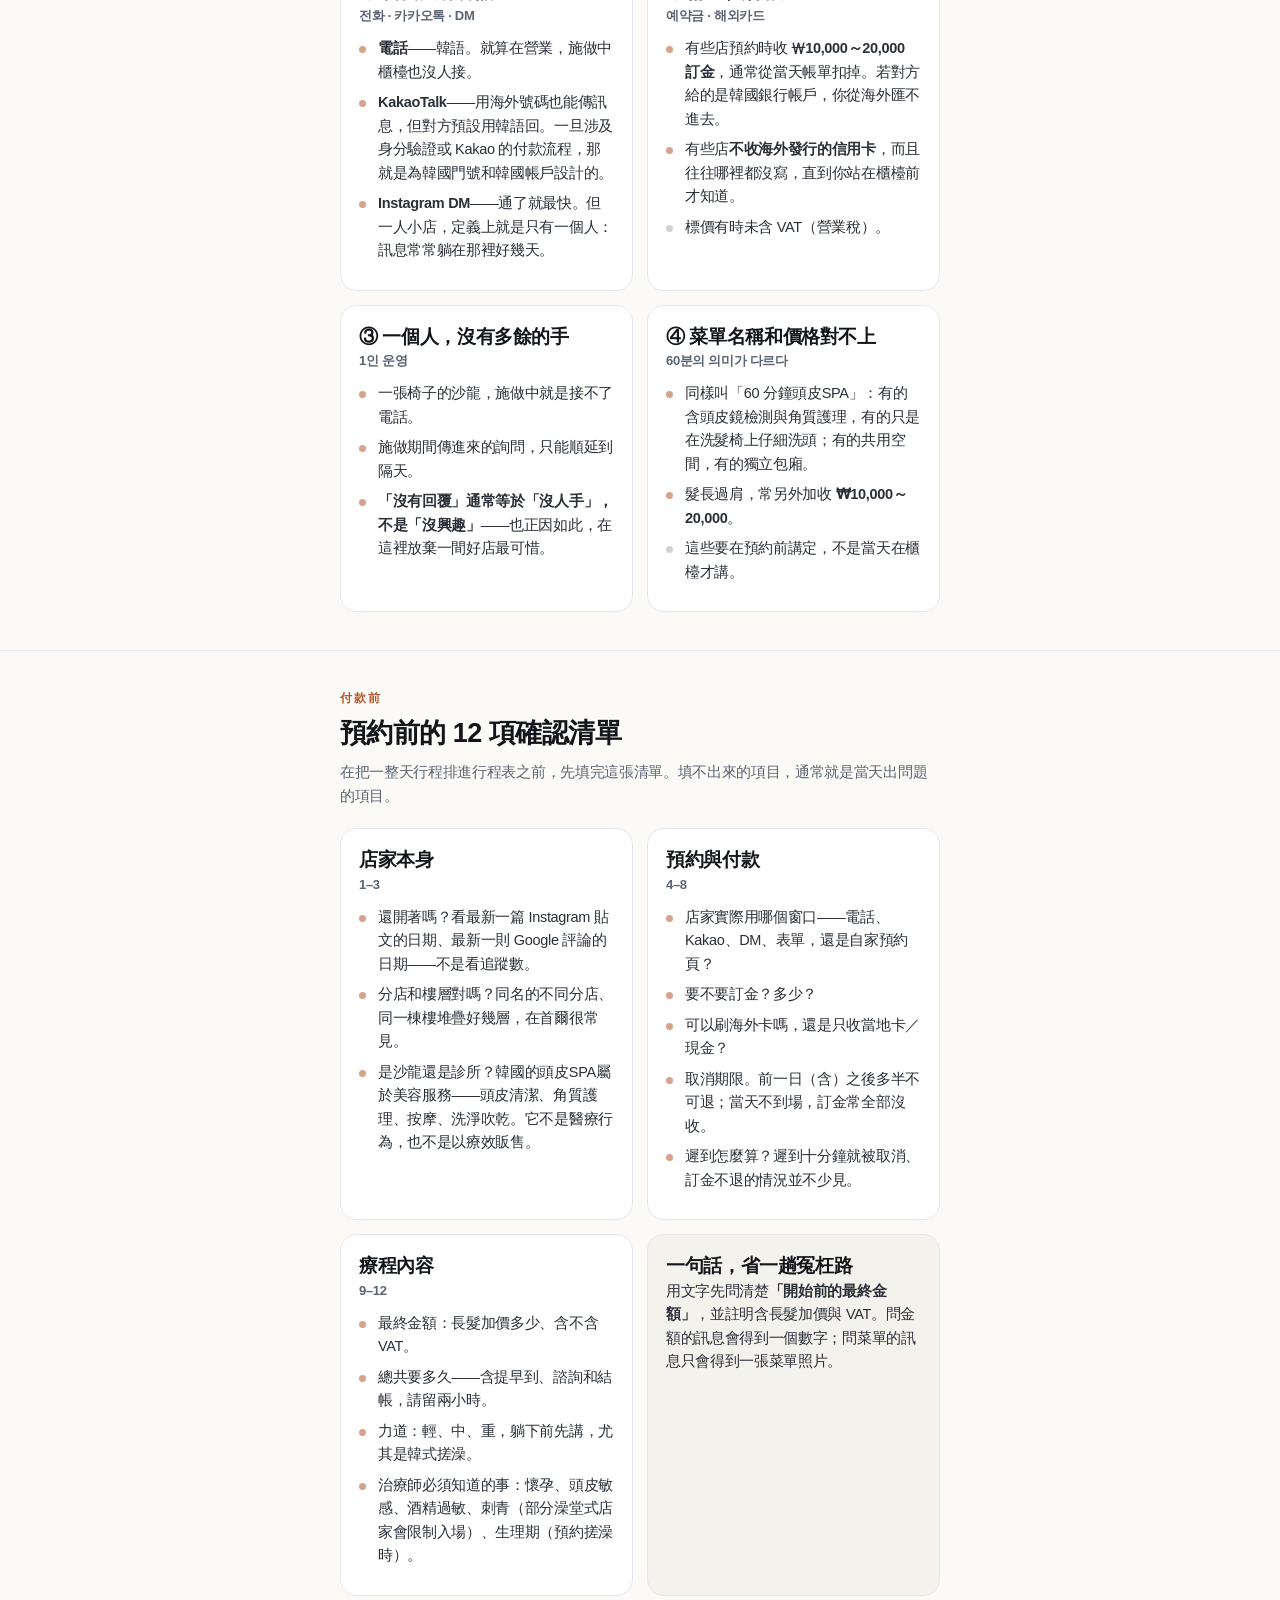
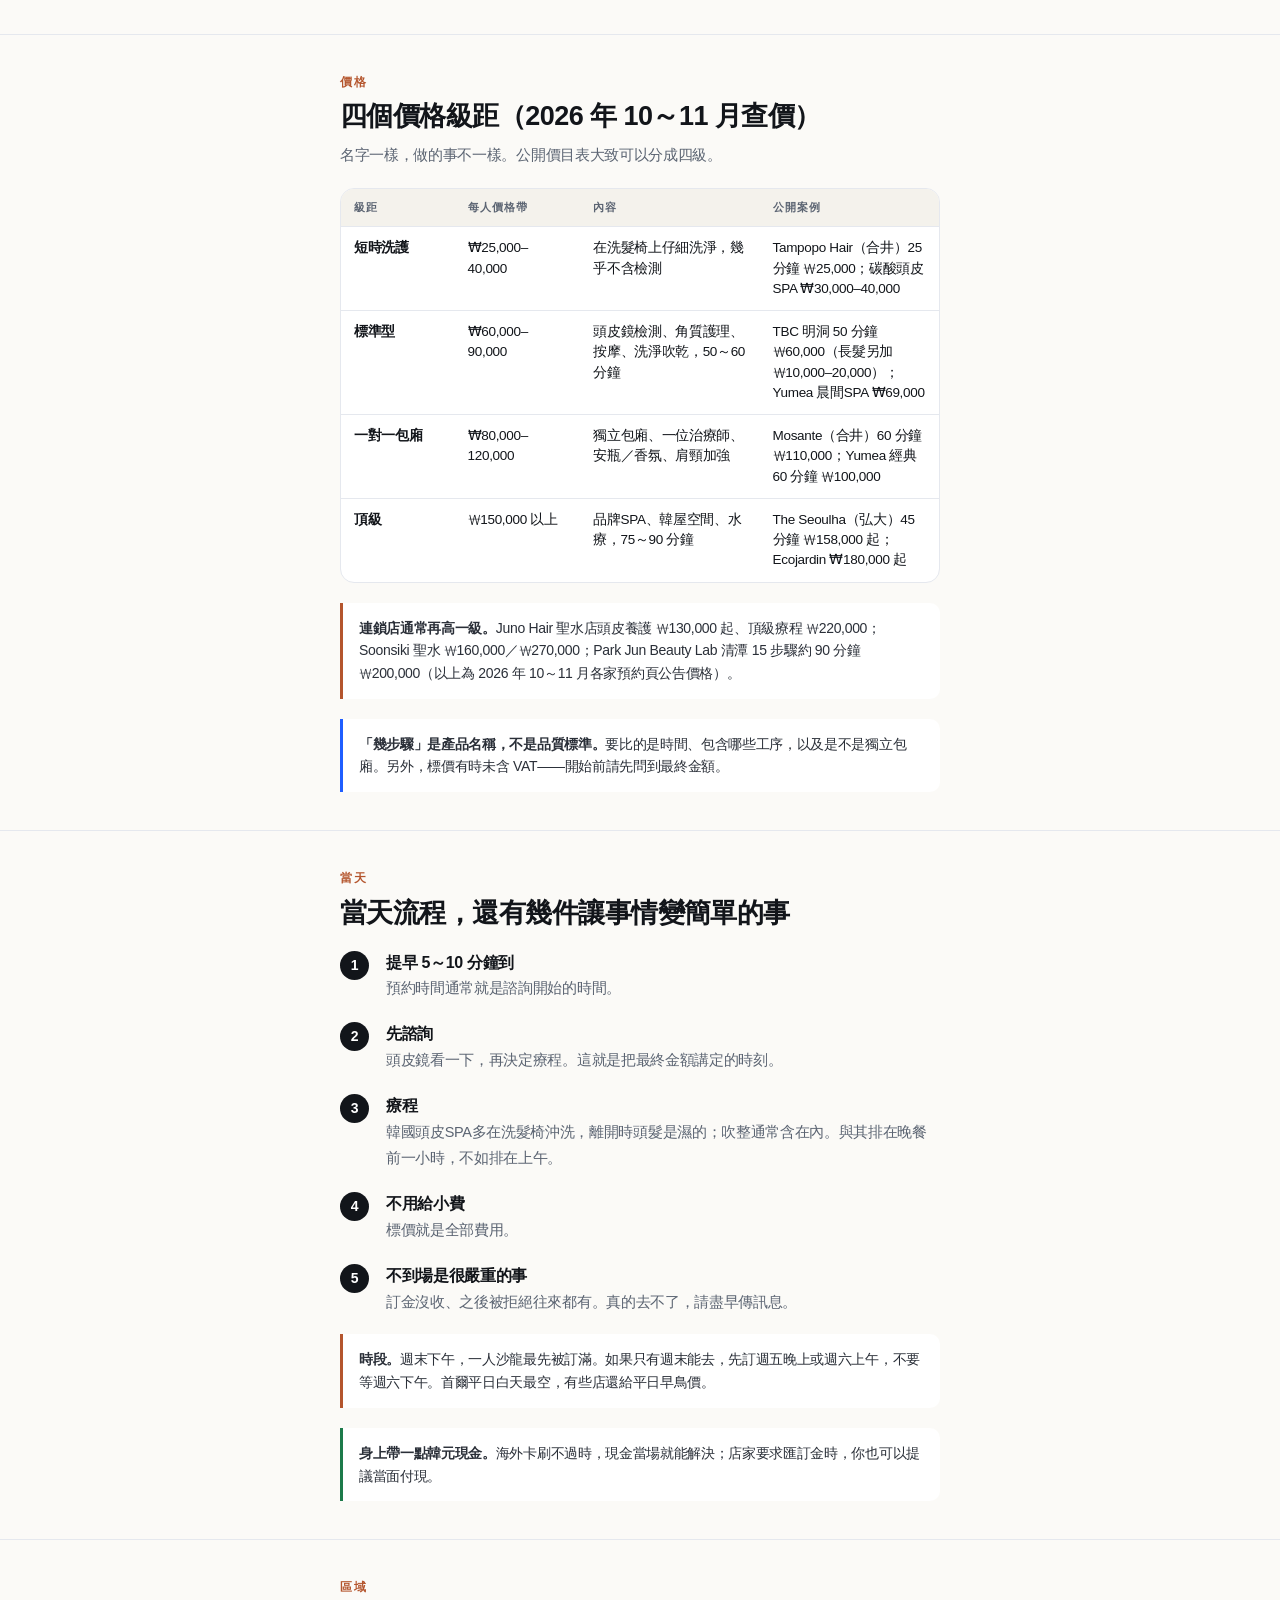
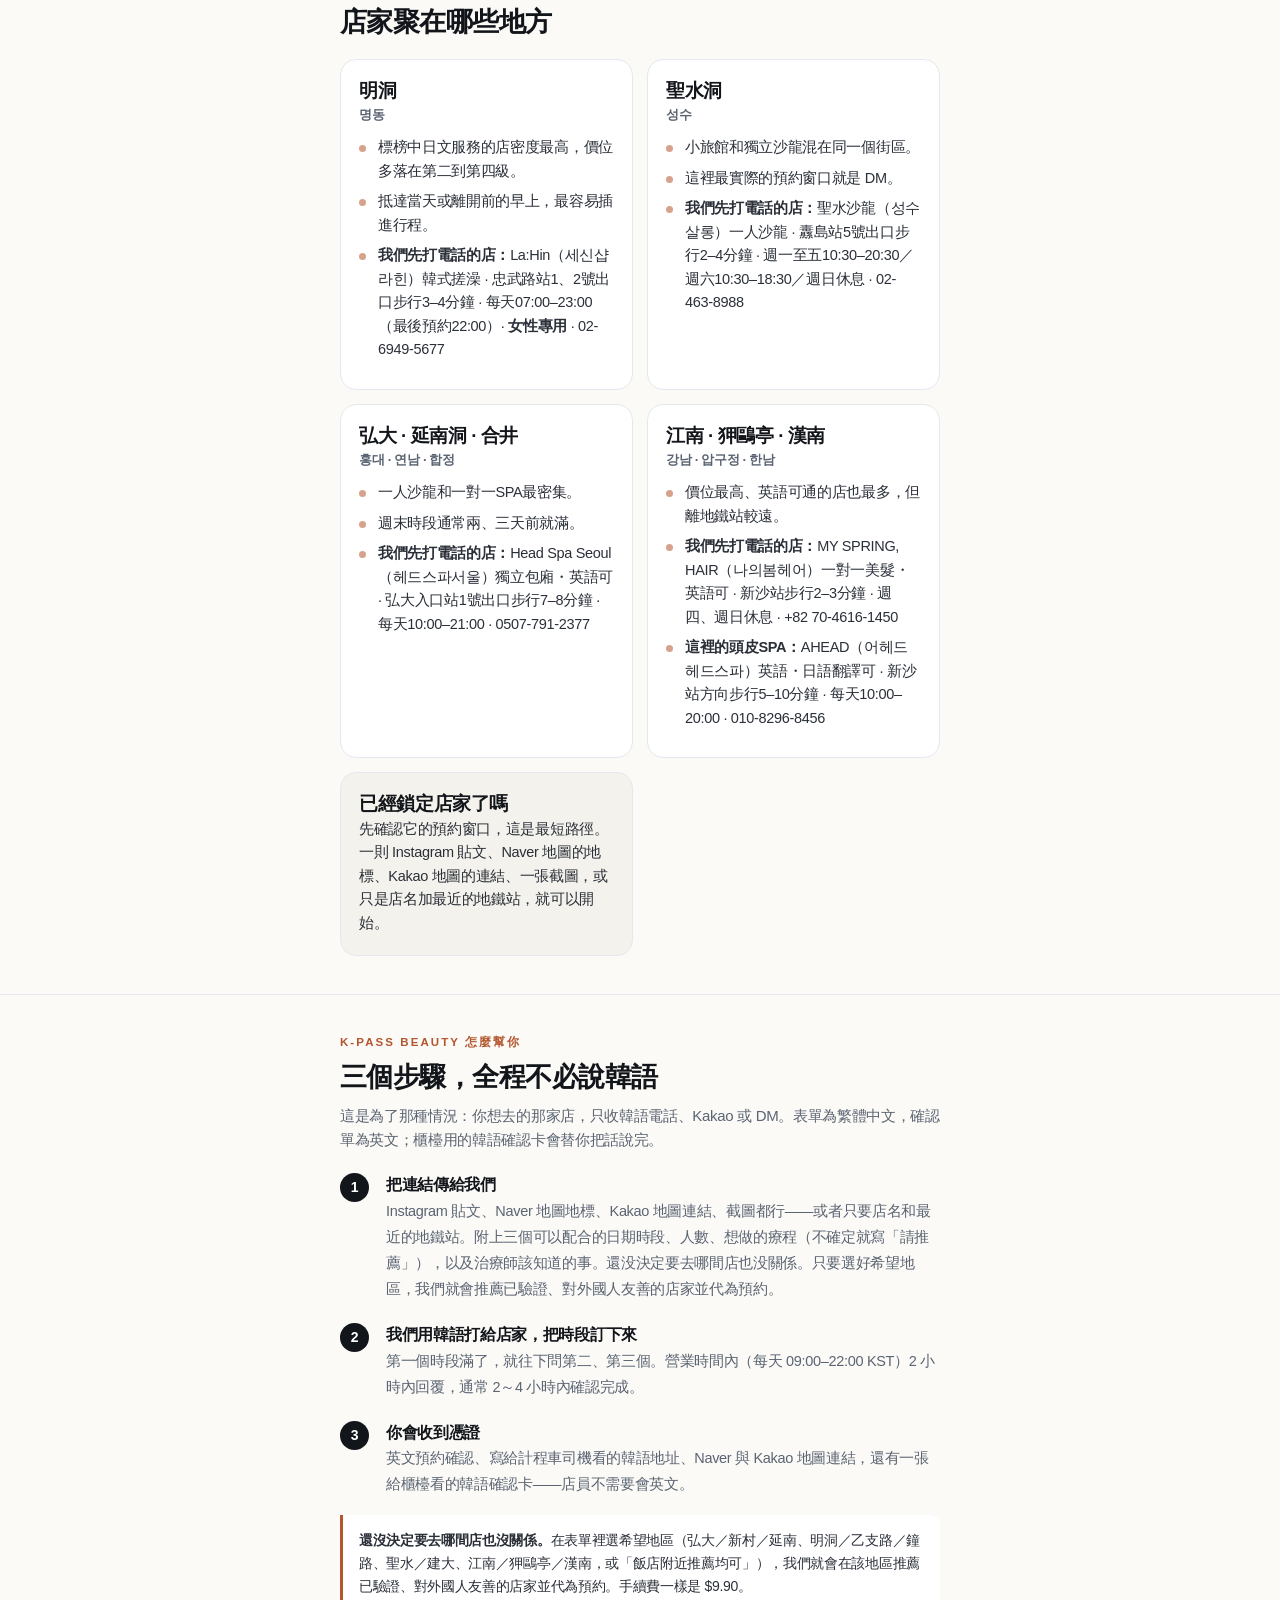
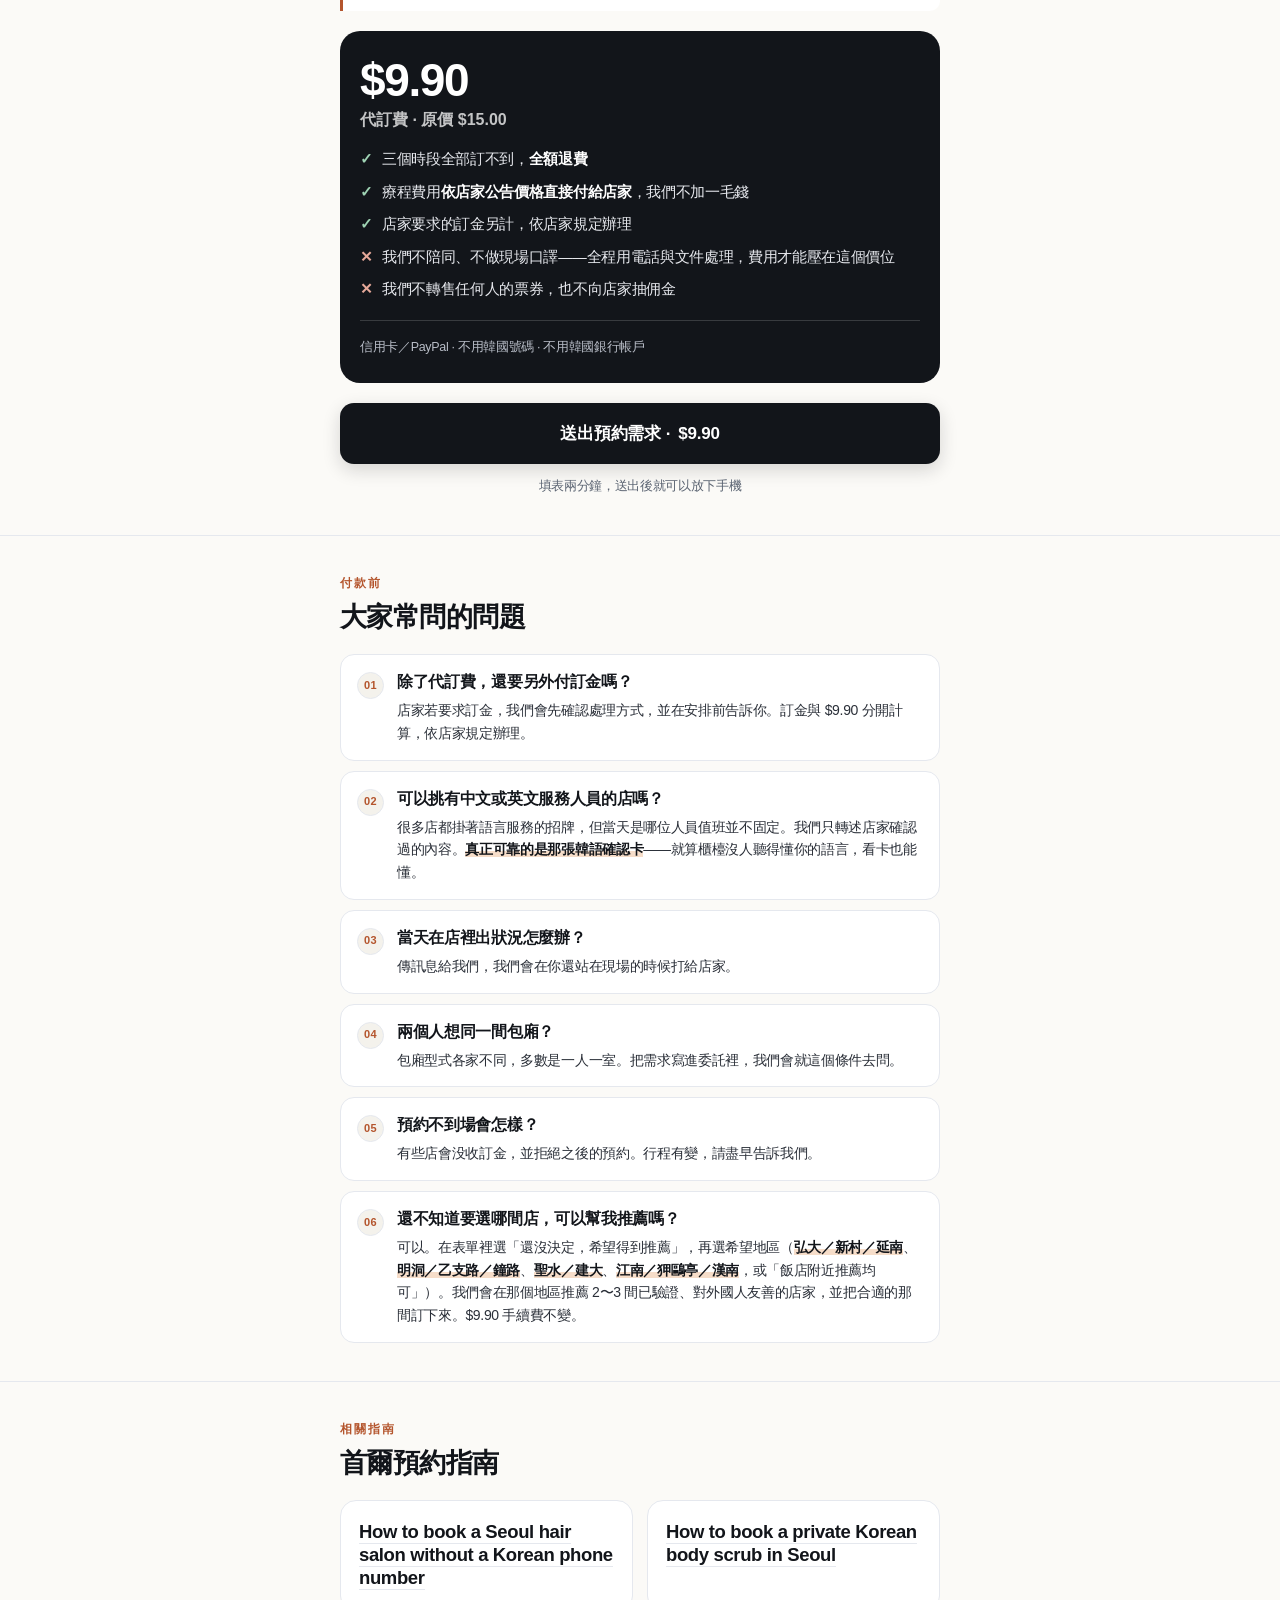
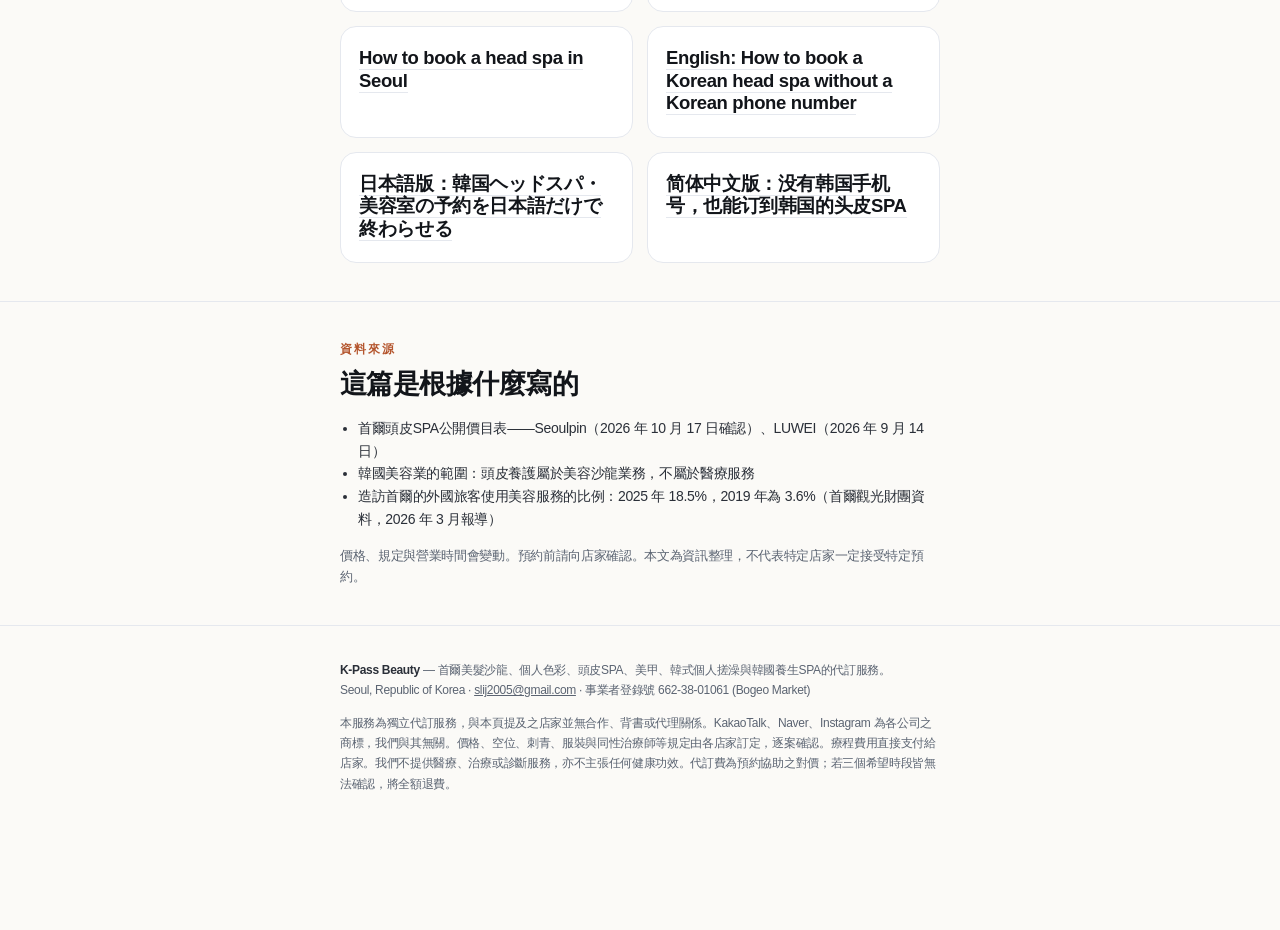
<file: guides/seoul-beauty-reservation-zh.html>
<!doctype html>
<html lang="zh-Hant">
<head>
<meta charset="utf-8">
<meta name="viewport" content="width=device-width, initial-scale=1">
<title>韓國頭皮SPA、美髮沙龍怎麼預約？沒有韓國手機號碼也能訂到位（首爾・2026）| K-Pass Beauty</title>
<meta name="description" content="首爾頭皮SPA與髮廊預約卡關的四個地方、付款前該確認的12件事、實際價格的四個級距，以及不會韓語、沒有韓國號碼時把時段訂下來的方法。">
<link rel="canonical" href="https://nineonehn.github.io/k-pass-beauty/guides/seoul-beauty-reservation-zh.html">
<link rel="alternate" hreflang="en" href="https://nineonehn.github.io/k-pass-beauty/guides/seoul-beauty-reservation-en.html">
<link rel="alternate" hreflang="ja" href="https://nineonehn.github.io/k-pass-beauty/guides/seoul-beauty-reservation-ja.html">
<link rel="alternate" hreflang="zh-Hant" href="https://nineonehn.github.io/k-pass-beauty/guides/seoul-beauty-reservation-zh.html">
<link rel="alternate" hreflang="zh-Hans" href="https://nineonehn.github.io/k-pass-beauty/guides/seoul-beauty-reservation-zh-hans.html">
<link rel="alternate" hreflang="x-default" href="https://nineonehn.github.io/k-pass-beauty/guides/seoul-beauty-reservation-en.html">
<meta name="robots" content="index,follow,max-image-preview:large">
<meta property="og:type" content="article">
<meta property="og:site_name" content="K-Pass Beauty">
<meta property="og:locale" content="zh_TW">
<meta property="og:title" content="韓國頭皮SPA、美髮沙龍怎麼預約？沒有韓國手機號碼也能訂到位（首爾・2026）| K-Pass Beauty">
<meta property="og:description" content="首爾頭皮SPA與髮廊預約卡關的四個地方、付款前該確認的12件事、實際價格的四個級距，以及不會韓語、沒有韓國號碼時把時段訂下來的方法。">
<meta property="og:url" content="https://nineonehn.github.io/k-pass-beauty/guides/seoul-beauty-reservation-zh.html">
<meta property="og:image" content="https://nineonehn.github.io/k-pass-beauty/og.png">
<meta name="twitter:card" content="summary_large_image">
<script async src="https://www.googletagmanager.com/gtag/js?id=G-75QNHCLDK6"></script>
<script>
  window.dataLayer = window.dataLayer || [];
  function gtag(){dataLayer.push(arguments);}
  gtag('js', new Date());
  gtag('config', 'G-75QNHCLDK6');
</script>
<style>
  :root{
    --ink:#12151a; --ink2:#2a2f38; --sub:#5b6472; --line:#e5e8ee;
    --bg:#fbfaf7; --card:#ffffff; --soft:#f4f2ec; --accent:#b4552d; --accent2:#1f5eff;
    --ok:#1c7a4a; --radius:16px;
  }
  *{box-sizing:border-box; -webkit-tap-highlight-color:transparent;}
  html{-webkit-text-size-adjust:100%; max-width:100%; overflow-x:hidden;}
  body{
    margin:0; background:var(--bg); color:var(--ink);
    font-family:"PingFang TC","PingFang HK","Noto Sans TC","Noto Sans CJK TC","Microsoft JhengHei","Hiragino Sans CNS",-apple-system,BlinkMacSystemFont,"Apple SD Gothic Neo",sans-serif;
    line-height:1.62; font-size:16px; letter-spacing:-.02em;
    padding-bottom:calc(86px + env(safe-area-inset-bottom));
    max-width:100%; overflow-x:hidden; overflow-wrap:break-word;
  }
  .wrap{max-width:640px; width:100%; margin:0 auto; padding:0 20px;}
  h1,h2,h3{letter-spacing:-.02em; line-height:1.22; margin:0;}
  p{margin:0;}
  a{color:inherit;}
  .btn{
    display:flex; align-items:center; justify-content:center; gap:8px;
    background:var(--ink); color:#fff; text-decoration:none;
    font-weight:700; font-size:17px; letter-spacing:-.01em;
    padding:17px 22px; border-radius:14px; width:100%;
    box-shadow:0 6px 18px rgba(18,21,26,.16);
  }
  .btn:active{transform:translateY(1px);}
  .btn .price{font-weight:800;}
  .btn.ghost{background:#fff; color:var(--ink); box-shadow:none; border:1.5px solid var(--ink);}

  /* ---------- hero ---------- */
  header{padding:34px 0 30px; background:
      radial-gradient(120% 90% at 82% -10%, #f0e3d6 0%, rgba(240,227,214,0) 62%),
      radial-gradient(90% 70% at 0% 0%, #e8eee9 0%, rgba(232,238,233,0) 58%);}
  .brand{display:flex; align-items:center; gap:9px; font-size:12px; font-weight:800; letter-spacing:.16em; text-transform:uppercase; color:var(--sub);}
  .brand i{width:9px; height:9px; border-radius:50%; background:var(--accent); display:block;}
  h1{font-size:clamp(30px,8.4vw,40px); margin:16px 0 14px; font-weight:800;}
  h1 em{font-style:normal; color:var(--accent);}
  .lead{font-size:16.5px; color:var(--ink2);}
  .lead b{background:linear-gradient(transparent 62%, #f6ddc9 62%);}
  .chips{display:flex; flex-wrap:wrap; gap:7px; margin:20px 0 22px;}
  .chip{font-size:12.5px; font-weight:700; color:var(--ink2); background:#fff; border:1px solid var(--line); border-radius:999px; padding:6px 11px;}
  .fineprint{font-size:12.5px; color:var(--sub); margin-top:12px; text-align:center;}

  /* ---------- sections ---------- */
  section{padding:38px 0; border-top:1px solid var(--line);}
  .kicker{font-size:11.5px; font-weight:800; letter-spacing:.18em; text-transform:uppercase; color:var(--accent); margin-bottom:9px;}
  h2{font-size:clamp(22px,6vw,27px); font-weight:800; margin-bottom:10px;}
  .sub{color:var(--sub); font-size:15px;}

  .two{display:grid; gap:14px; margin-top:20px;}
  .card{background:var(--card); border:1px solid var(--line); border-radius:var(--radius); padding:20px 18px;}
  .card h3{font-size:18.5px; font-weight:800; margin-bottom:2px;}
  .card .kr{font-size:13px; color:var(--sub); font-weight:600; margin-bottom:11px;}
  .card ul{margin:0; padding:0; list-style:none; font-size:14.5px;}
  .card li{position:relative; padding-left:19px; margin-bottom:7px; color:var(--ink2);}
  .card li::before{content:""; position:absolute; left:0; top:9px; width:7px; height:7px; border-radius:50%; background:var(--accent); opacity:.55;}
  .card li.no::before{background:#a8adb7;}
  .card .tagline{margin-top:13px; padding-top:13px; border-top:1px dashed var(--line); font-size:13px; color:var(--sub);}
  .card .tagline b{color:var(--ink);}

  /* ---------- vs: OTA vs the shop you saved ---------- */
  .vs{align-items:start;}
  .vs .vstag{display:inline-block; font-size:10.5px; font-weight:800; letter-spacing:.12em; text-transform:uppercase; color:var(--sub); background:var(--soft); border:1px solid var(--line); border-radius:999px; padding:4px 9px; margin-bottom:11px;}
  .vs .ota{background:var(--soft);}
  .vs .ours{border:1.5px solid var(--ink); box-shadow:0 6px 18px rgba(18,21,26,.06);}
  .vs .ours .vstag{color:#fff; background:var(--ink); border-color:var(--ink);}
  .vs .card h3{font-size:19px;}
  .vs-close{margin-top:16px; padding:15px 16px; background:#fff; border:1px solid var(--line); border-radius:14px; font-size:14px; color:var(--ink2);}
  .vs-close b{color:var(--ink);}

  ol.steps{margin:20px 0 0; padding:0; list-style:none; counter-reset:s;}
  ol.steps li{position:relative; padding:0 0 20px 46px; counter-increment:s;}
  ol.steps li::before{
    content:counter(s); position:absolute; left:0; top:1px;
    width:29px; height:29px; border-radius:50%; background:var(--ink); color:#fff;
    display:flex; align-items:center; justify-content:center; font-size:14px; font-weight:800;
  }
  ol.steps li:last-child{padding-bottom:0;}
  ol.steps b{display:block; font-size:16px;}
  ol.steps span{font-size:14.5px; color:var(--sub);}

  /* ---------- flashcard ---------- */
  .flashwrap{background:var(--soft); border-radius:var(--radius); padding:16px; margin-top:20px;}
  .flashlabel{display:flex; justify-content:space-between; align-items:center; font-size:11px; font-weight:800; letter-spacing:.14em; text-transform:uppercase; color:var(--sub); margin-bottom:11px;}
  .flash{
    background:#fff; border:1.5px solid var(--ink); border-radius:12px; padding:18px 16px 16px;
    box-shadow:4px 4px 0 rgba(18,21,26,.9);
  }
  .flash .fname{font-size:10.5px; font-weight:800; letter-spacing:.16em; color:var(--accent); text-transform:uppercase; margin-bottom:10px;}
  .flash p.k{font-size:16px; font-weight:700; line-height:1.5; margin-bottom:8px; word-break:normal; overflow-wrap:anywhere;}
  .flash p.k:last-of-type{margin-bottom:0;}
  .flash hr{border:0; border-top:1px dashed var(--line); margin:14px 0 11px;}
  .flash .en{font-size:12.5px; color:var(--sub); line-height:1.55;}
  .flash .en b{color:var(--ink2);}

  /* ---------- editor's pick ---------- */
  .pick{position:relative; background:var(--card); border:1.5px solid var(--ink); border-radius:18px; padding:22px 18px 18px; margin-top:20px;}
  .pick .ribbon{display:inline-flex; align-items:center; font-size:10.5px; font-weight:800; letter-spacing:.14em; text-transform:uppercase; color:#fff; background:var(--accent); border-radius:999px; padding:5px 10px;}
  .pickhead{display:flex; justify-content:space-between; align-items:flex-start; gap:14px; margin-top:13px;}
  .pickhead h3{font-size:23px; font-weight:800; letter-spacing:-.02em; line-height:1.15;}
  .pickkr{font-size:12.5px; color:var(--sub); font-weight:600; margin-top:4px; line-height:1.45;}
  .rating{flex:0 0 auto; text-align:right;}
  .rating .num{font-size:21px; font-weight:800; letter-spacing:-.02em; line-height:1;}
  .rating .num span{color:var(--accent); font-size:14px; margin-left:2px;}
  .rating small{display:block; font-size:10px; color:var(--sub); margin-top:5px; letter-spacing:.01em;}
  .pick ul{margin:16px 0 0; padding:0; list-style:none; font-size:14.5px;}
  .pick li{position:relative; padding-left:21px; margin-bottom:8px; color:var(--ink2);}
  .pick li::before{content:"✓"; position:absolute; left:0; top:0; color:var(--ok); font-weight:800;}
  .pick li b{color:var(--ink);}
  .meta{margin:16px 0 0; padding:15px 0 0; border-top:1px dashed var(--line); display:grid; gap:9px; font-size:13.5px;}
  .meta div{display:flex; gap:10px;}
  .meta dt{flex:0 0 66px; color:var(--sub); font-weight:800; font-size:10.5px; letter-spacing:.1em; text-transform:uppercase; padding-top:3px;}
  .meta dd{margin:0; color:var(--ink2);}
  .picklinks{display:flex; flex-wrap:wrap; gap:8px; margin-top:16px;}
  .picklinks a{display:inline-flex; align-items:center; font-size:12.5px; font-weight:700; text-decoration:none; border:1px solid var(--line); background:var(--soft); color:var(--ink2); border-radius:999px; padding:8px 13px;}
  .picknote{font-size:12.5px; color:var(--sub); margin-top:14px;}

  /* ---------- price ---------- */
  .pricebox{background:var(--ink); color:#fff; border-radius:20px; padding:26px 20px; margin-top:20px;}
  .pricebox .amt{font-size:46px; font-weight:800; letter-spacing:-.03em; line-height:1;}
  .pricebox .amt small{font-size:16px; font-weight:600; letter-spacing:0; opacity:.75; display:block; margin-top:9px;}
  .pricebox ul{margin:20px 0 0; padding:0; list-style:none; font-size:14.5px;}
  .pricebox li{position:relative; padding-left:22px; margin-bottom:9px; color:#e7e9ee;}
  .pricebox li::before{content:"✓"; position:absolute; left:0; top:0; color:#9fd3b4; font-weight:800;}
  .pricebox li.no::before{content:"✕"; color:#e6a99a;}
  .pricebox li b{color:#fff;}
  .pricebox .paynote{margin-top:18px; padding-top:16px; border-top:1px solid rgba(255,255,255,.16); font-size:12.5px; color:#b8bdc7;}

  /* ---------- straight answers ---------- */
  .qa{margin-top:20px; display:grid; gap:10px;}
  .qa-item{display:flex; gap:13px; background:var(--card); border:1px solid var(--line); border-radius:14px; padding:16px 16px 15px;}
  .qa-n{flex:0 0 auto; width:27px; height:27px; border-radius:50%; background:var(--soft); border:1px solid var(--line); color:var(--accent); font-size:11px; font-weight:800; letter-spacing:.04em; display:flex; align-items:center; justify-content:center; margin-top:1px;}
  .qa-item h3{font-size:15.5px; font-weight:800; line-height:1.36;}
  .qa-item p{font-size:14px; color:var(--ink2); margin-top:7px; word-break:normal; overflow-wrap:anywhere;}
  .qa-item p b{color:var(--ink); background:linear-gradient(transparent 64%, #f6ddc9 64%);}
  .trustline{display:flex; flex-wrap:wrap; gap:6px; margin-top:14px;}
  .trustline span{font-size:11.5px; font-weight:700; color:var(--sub); background:var(--soft); border:1px solid var(--line); border-radius:999px; padding:5px 10px;}

  /* ---------- faq ---------- */
  details{border-bottom:1px solid var(--line); padding:15px 0;}
  details summary{
    list-style:none; cursor:pointer; font-weight:700; font-size:15.5px; letter-spacing:-.01em;
    display:flex; justify-content:space-between; gap:14px; align-items:flex-start;
  }
  details summary::-webkit-details-marker{display:none;}
  details summary::after{content:"+"; font-size:20px; font-weight:400; color:var(--sub); line-height:1; flex:0 0 auto;}
  details[open] summary::after{content:"–";}
  details .a{font-size:14.5px; color:var(--ink2); margin-top:9px; padding-right:26px;}
  details .a p+p{margin-top:9px;}

  .note{background:#fff; border-left:3px solid var(--accent); border-radius:0 10px 10px 0; padding:14px 16px; font-size:14px; color:var(--ink2); margin-top:20px;}

  footer{padding:34px 0 40px; border-top:1px solid var(--line); font-size:12px; color:var(--sub); line-height:1.7;}
  footer b{color:var(--ink2);}
  footer .disclaimer{margin-top:12px;}

  /* ---------- sticky cta ---------- */
  .sticky{
    position:fixed; left:0; right:0; bottom:0; z-index:50;
    padding:11px 20px calc(11px + env(safe-area-inset-bottom));
    background:rgba(251,250,247,.94); backdrop-filter:blur(12px);
    border-top:1px solid var(--line);
  }
  .sticky .inner{max-width:640px; margin:0 auto;}
  .sticky .sub2{font-size:11.5px; color:var(--sub); text-align:center; margin-top:6px;}

  img,svg,video,iframe{max-width:100%; height:auto;}
  /* Korean keeps words whole; CJK pages (ja/zh) must wrap anywhere or the line
     becomes unbreakable and iOS Safari shrinks the whole layout (2026-11-27) */
  html:lang(ko) .flash p.k,
  html:lang(ko) .qa-item p{word-break:keep-all; overflow-wrap:break-word;}
  @media (min-width:600px){
    .two{grid-template-columns:1fr 1fr;}
    body{padding-bottom:96px;}
  }
  @media (prefers-reduced-motion:reduce){*{transition:none!important; animation:none!important;}}
</style>
<style>
  /* additions for the long-form guide pages (2026-11-27) */
  .brand{text-decoration:none;}
  .card h3 a{text-decoration:none; border-bottom:1.5px solid var(--line); padding-bottom:1px;}
  .card h3 a:hover{border-color:var(--accent);}
  .card p{word-break:normal; overflow-wrap:break-word;}
  .tbl{overflow-x:auto; -webkit-overflow-scrolling:touch; margin-top:20px; background:#fff;
       border:1px solid var(--line); border-radius:14px; max-width:100%;}
  .tbl table{width:100%; max-width:100%; table-layout:fixed; border-collapse:collapse; font-size:13.5px;
             word-break:break-word; overflow-wrap:anywhere;}
  .tbl th,.tbl td{padding:11px 13px; text-align:left; vertical-align:top; border-bottom:1px solid var(--line);
                  line-height:1.5; white-space:normal; word-break:break-word; overflow-wrap:anywhere;}
  .tbl thead th:nth-child(1){width:19%;}
  .tbl thead th:nth-child(2){width:21%;}
  .tbl thead th:nth-child(3){width:30%;}
  .tbl thead th:nth-child(4){width:30%;}
  .tbl th{font-size:10.5px; font-weight:800; letter-spacing:.1em; text-transform:uppercase;
          color:var(--sub); background:var(--soft);}
  .tbl tr:last-child td{border-bottom:0;}
  .tbl td b{color:var(--ink);}
  @media (max-width:520px){
    .tbl table{font-size:12.5px;}
    .tbl th,.tbl td{padding:9px 9px;}
  }
  /* mobile horizontal-overflow guards: nothing may widen the document */
  html,body{max-width:100%; overflow-x:hidden;}
  .wrap{width:100%;}
  img,video,iframe,svg{max-width:100%; height:auto;}
  .two,.vs,.steps{min-width:0;}
  .card,.note,.vs-close,.pricebox,.qa-item{min-width:0;}
  .card li,.card p,.qa-item p,.sub,.note,.disclaimer,ol.steps span{overflow-wrap:anywhere; word-break:normal;}
</style><style>
  /* --- language switch bar: 4 languages (2026-11-28) ---
     Desktop: inline pill next to the brand. <=430px: full-width row,
     4 equal targets, no wrapping and no horizontal scroll at 390/360/320. */
  .brandrow{display:flex; align-items:center; justify-content:space-between; gap:10px 14px; flex-wrap:wrap;}
  .langbar{display:flex; align-items:center; justify-content:flex-start; flex-wrap:wrap; gap:2px; padding:3px; margin-left:auto;
           background:rgba(255,255,255,.72); border:1px solid var(--line); border-radius:999px;
           -webkit-backdrop-filter:saturate(160%) blur(10px); backdrop-filter:saturate(160%) blur(10px);
           box-shadow:0 1px 2px rgba(18,21,26,.05); max-width:100%;}
  .langbar a{display:block; flex:0 0 auto; padding:5px 10px; border-radius:999px; white-space:nowrap;
             font-size:11.5px; line-height:1.4; font-weight:700; letter-spacing:-.01em;
             color:var(--sub); text-decoration:none;
             transition:background .18s ease, color .18s ease;}
  .langbar a:hover{color:var(--ink); background:#f0eee8;}
  .langbar a[aria-current="page"]{color:#fff; background:var(--ink); box-shadow:0 1px 3px rgba(18,21,26,.22);}
  .langbar a[aria-current="page"]:hover{color:#fff; background:var(--ink);}
  @media (max-width:430px){
    .brandrow{flex-direction:column; align-items:flex-start; gap:10px;}
    .langbar{margin-left:0; width:100%; flex-wrap:nowrap; justify-content:space-between;}
    .langbar a{flex:1 1 0; min-width:0; text-align:center; padding:6px 3px; font-size:11px; letter-spacing:-.02em;}
  }
</style>
</head><body>
<script type="application/ld+json">
{"@context":"https://schema.org","@graph":[{"@type":"Article","headline":"韓國頭皮SPA、美髮沙龍怎麼預約？沒有韓國手機號碼也能訂到位（首爾・2026）","description":"首爾頭皮SPA與髮廊預約卡關的四個地方、付款前該確認的12件事、實際價格的四個級距，以及不會韓語、沒有韓國號碼時把時段訂下來的方法。","inLanguage":"zh-Hant","datePublished":"2026-11-27","dateModified":"2026-11-27","mainEntityOfPage":{"@type":"WebPage","@id":"https://nineonehn.github.io/k-pass-beauty/guides/seoul-beauty-reservation-zh.html"},"author":{"@type":"Organization","name":"K-Pass Beauty","url":"https://nineonehn.github.io/k-pass-beauty/"},"publisher":{"@type":"Organization","name":"K-Pass Beauty","url":"https://nineonehn.github.io/k-pass-beauty/"}},{"@type":"FAQPage","mainEntity":[{"@type":"Question","name":"除了預約費，還要另外付訂金嗎？","acceptedAnswer":{"@type":"Answer","text":"店家若要求訂金，我們會先確認處理方式再告訴你。訂金與9.90美元的代訂費分開計算，依店家規定辦理。"}},{"@type":"Question","name":"可以挑有中文或英文服務人員的店嗎？","acceptedAnswer":{"@type":"Answer","text":"不少店掛著語言服務的招牌，但當天現場是哪位設計師或治療師值班並不固定。我們只轉述店家確認過的內容；真正可靠的是櫃檯用的韓語確認卡，即使現場沒人聽得懂你的語言也能溝通。"}},{"@type":"Question","name":"當天在店裡臨時有狀況怎麼辦？","acceptedAnswer":{"@type":"Answer","text":"傳訊息給我們，我們會在你還站在現場的時候打電話給店家。"}},{"@type":"Question","name":"兩個人可以同一間包廂嗎？","acceptedAnswer":{"@type":"Answer","text":"包廂型式各家不同，頭皮SPA多為一人一室。把需求寫進委託裡，我們會就這個條件向店家確認。"}},{"@type":"Question","name":"取消或不到場會怎樣？","acceptedAnswer":{"@type":"Answer","text":"有些店家會沒收訂金，並拒絕之後的預約。行程有變，請盡早告訴我們。"}}]}]}
</script>

<header>
  <div class="wrap">
    <div class="brandrow">
      <a class="brand" href="#top" data-keep-ref><i></i> K-Pass Beauty · Seoul</a>
      <nav class="langbar" aria-label="Language"><a href="seoul-beauty-reservation-en.html" hreflang="en" data-keep-ref>English</a><a href="seoul-beauty-reservation-ja.html" hreflang="ja" data-keep-ref>日本語</a><a href="seoul-beauty-reservation-zh.html" hreflang="zh-Hant" data-keep-ref aria-current="page">繁體中文</a><a href="seoul-beauty-reservation-zh-hans.html" hreflang="zh-Hans" data-keep-ref>简体中文</a></nav>
    </div>
    <h1>沒有韓國手機號碼，<em>也能訂到韓國的頭皮SPA</em></h1>
    <p class="lead">你在 Instagram 上滑到一間店——延南洞只有一張椅子的頭皮SPA，明洞的個人搓澡包廂。地址寫在貼文說明裡，價目表在照片裡，置頂貼文寫著「DM 預約」。你傳了訊息，然後就沒有然後了。<b>最後那一步——把時段真正握在手裡——只存在於韓語那一邊。</b></p>
    <div class="chips">
      <span class="chip">有 IG 連結就夠</span>
      <span class="chip">不用韓國號碼</span>
      <span class="chip">不用韓國帳戶轉帳</span>
      <span class="chip">2 小時內回覆</span>
      <span class="chip">店家未定也可選地區</span>
    </div>
    <a class="btn" href="https://tally.so/r/kbEZKZ">送出預約需求 · <span class="price">$9.90</span> 固定費用</a>
    <p class="fineprint">原價 $15.00 · 三個時段全部訂不到，全額退費</p>
  </div>
</header>

<section>
  <div class="wrap">
    <div class="kicker">問題在哪裡</div>
    <h2>這不是語言問題，是窗口的問題</h2>
    <p class="sub">預約的那扇門，只開在店家的韓語那一側。你就算看得懂英文菜單，仍然訂不到一個時間。以下價格與做法來自在公開平台上查到的資料（2026 年 10～11 月）；店家規則會改，最後請以店家確認的內容為準。</p>
  </div>
</section>

<section>
  <div class="wrap">
    <div class="kicker">先說結論</div>
    <h2>首爾真正紅的在地小店，預約方式就是韓式的</h2>
    <p class="sub">一人沙龍、一對一頭皮SPA、個人搓澡包廂，通常<b>只</b>收韓語電話、KakaoTalk 頻道，或是以韓語回覆的 Instagram DM。有些還要你先匯訂金到韓國帳戶，有些則根本不收海外卡。</p>

    <div class="two vs">
      <div class="card ota">
        <span class="vstag">做法 A · 自己來</span>
        <h3>直接闖韓語窗口</h3>
        <ul>
          <li>成功了就免費——一則 DM、一則 KakaoTalk、一通韓國門號打出去的電話</li>
          <li>實際上：訊息好幾天沒人回，人在國外也不太方便打電話</li>
          <li class="no">最後卡在訂金或刷卡這道牆</li>
          <li class="no">沒有回覆通常代表「沒人手」，不是「不想接」</li>
        </ul>
        <div class="tagline"><b>適合</b>停留時間長、可以一試再試，而且身邊有會韓語的朋友。</div>
      </div>

      <div class="card ours">
        <span class="vstag">做法 B · K-Pass Beauty</span>
        <h3>三個時段，一次送出</h3>
        <ul>
          <li>把店家連結和三個可配合的日期時段送出（表單為繁體中文，確認單為英文）</li>
          <li>我們用韓語打電話給店家，把時段訂下來</li>
          <li>你會收到英文預約確認，以及一張給櫃檯看的韓語確認卡</li>
          <li class="no">不用韓國號碼、不用韓國信用卡、不用打韓語電話</li>
        </ul>
        <div class="tagline"><b>費用</b> 固定 $9.90。療程費用依店家公告價格直接付給店家，我們不加價。</div>
      </div>
    </div>
    <p class="vs-close" style="margin-top:16px">不管你選哪一條路，下面這些都是預約時真正會遇到的實務：卡關的四個地方、12 項確認清單，還有實際的價格級距。</p>
  </div>
</section>

<section>
  <div class="wrap">
    <div class="kicker">卡在哪裡</div>
    <h2>預約卡關的四個地方</h2>
    <div class="two">
      <div class="card">
        <h3>① 窗口只有韓語</h3>
        <div class="kr">전화 · 카카오톡 · DM</div>
        <ul>
          <li><b>電話</b>——韓語。就算在營業，施做中櫃檯也沒人接。</li>
          <li><b>KakaoTalk</b>——用海外號碼也能傳訊息，但對方預設用韓語回。一旦涉及身分驗證或 Kakao 的付款流程，那就是為韓國門號和韓國帳戶設計的。</li>
          <li><b>Instagram DM</b>——通了就最快。但一人小店，定義上就是只有一個人：訊息常常躺在那裡好幾天。</li>
        </ul>
      </div>
      <div class="card">
        <h3>② 訂金與付款</h3>
        <div class="kr">예약금 · 해외카드</div>
        <ul>
          <li>有些店預約時收 <b>₩10,000～20,000 訂金</b>，通常從當天帳單扣掉。若對方給的是韓國銀行帳戶，你從海外匯不進去。</li>
          <li>有些店<b>不收海外發行的信用卡</b>，而且往往哪裡都沒寫，直到你站在櫃檯前才知道。</li>
          <li class="no">標價有時未含 VAT（營業稅）。</li>
        </ul>
      </div>
      <div class="card">
        <h3>③ 一個人，沒有多餘的手</h3>
        <div class="kr">1인 운영</div>
        <ul>
          <li>一張椅子的沙龍，施做中就是接不了電話。</li>
          <li>施做期間傳進來的詢問，只能順延到隔天。</li>
          <li><b>「沒有回覆」通常等於「沒人手」，不是「沒興趣」</b>——也正因如此，在這裡放棄一間好店最可惜。</li>
        </ul>
      </div>
      <div class="card">
        <h3>④ 菜單名稱和價格對不上</h3>
        <div class="kr">60분의 의미가 다르다</div>
        <ul>
          <li>同樣叫「60 分鐘頭皮SPA」：有的含頭皮鏡檢測與角質護理，有的只是在洗髮椅上仔細洗頭；有的共用空間，有的獨立包廂。</li>
          <li>髮長過肩，常另外加收 <b>₩10,000～20,000</b>。</li>
          <li class="no">這些要在預約前講定，不是當天在櫃檯才講。</li>
        </ul>
      </div>
    </div>
  </div>
</section>

<section>
  <div class="wrap">
    <div class="kicker">付款前</div>
    <h2>預約前的 12 項確認清單</h2>
    <p class="sub">在把一整天行程排進行程表之前，先填完這張清單。填不出來的項目，通常就是當天出問題的項目。</p>

    <div class="two">
      <div class="card">
        <h3>店家本身</h3>
        <div class="kr">1–3</div>
        <ul>
          <li>還開著嗎？看最新一篇 Instagram 貼文的日期、最新一則 Google 評論的日期——不是看追蹤數。</li>
          <li>分店和樓層對嗎？同名的不同分店、同一棟樓堆疊好幾層，在首爾很常見。</li>
          <li>是沙龍還是診所？韓國的頭皮SPA屬於美容服務——頭皮清潔、角質護理、按摩、洗淨吹乾。它不是醫療行為，也不是以療效販售。</li>
        </ul>
      </div>
      <div class="card">
        <h3>預約與付款</h3>
        <div class="kr">4–8</div>
        <ul>
          <li>店家實際用哪個窗口——電話、Kakao、DM、表單，還是自家預約頁？</li>
          <li>要不要訂金？多少？</li>
          <li>可以刷海外卡嗎，還是只收當地卡／現金？</li>
          <li>取消期限。前一日（含）之後多半不可退；當天不到場，訂金常全部沒收。</li>
          <li>遲到怎麼算？遲到十分鐘就被取消、訂金不退的情況並不少見。</li>
        </ul>
      </div>
      <div class="card">
        <h3>療程內容</h3>
        <div class="kr">9–12</div>
        <ul>
          <li>最終金額：長髮加價多少、含不含 VAT。</li>
          <li>總共要多久——含提早到、諮詢和結帳，請留兩小時。</li>
          <li>力道：輕、中、重，躺下前先講，尤其是韓式搓澡。</li>
          <li>治療師必須知道的事：懷孕、頭皮敏感、酒精過敏、刺青（部分澡堂式店家會限制入場）、生理期（預約搓澡時）。</li>
        </ul>
      </div>
      <div class="card" style="background:var(--soft)">
        <h3>一句話，省一趟冤枉路</h3>
        <p style="font-size:14.5px; color:var(--ink2)">用文字先問清楚<b>「開始前的最終金額」</b>，並註明含長髮加價與 VAT。問金額的訊息會得到一個數字；問菜單的訊息只會得到一張菜單照片。</p>
      </div>
    </div>
  </div>
</section>

<section>
  <div class="wrap">
    <div class="kicker">價格</div>
    <h2>四個價格級距（2026 年 10～11 月查價）</h2>
    <p class="sub">名字一樣，做的事不一樣。公開價目表大致可以分成四級。</p>

    <div class="tbl">
      <table>
        <thead>
          <tr><th>級距</th><th>每人價格帶</th><th>內容</th><th>公開案例</th></tr>
        </thead>
        <tbody>
          <tr><td><b>短時洗護</b></td><td>₩25,000–40,000</td><td>在洗髮椅上仔細洗淨，幾乎不含檢測</td><td>Tampopo Hair（合井）25 分鐘 ₩25,000；碳酸頭皮SPA ₩30,000–40,000</td></tr>
          <tr><td><b>標準型</b></td><td>₩60,000–90,000</td><td>頭皮鏡檢測、角質護理、按摩、洗淨吹乾，50～60 分鐘</td><td>TBC 明洞 50 分鐘 ₩60,000（長髮另加 ₩10,000–20,000）；Yumea 晨間SPA ₩69,000</td></tr>
          <tr><td><b>一對一包廂</b></td><td>₩80,000–120,000</td><td>獨立包廂、一位治療師、安瓶／香氛、肩頸加強</td><td>Mosante（合井）60 分鐘 ₩110,000；Yumea 經典 60 分鐘 ₩100,000</td></tr>
          <tr><td><b>頂級</b></td><td>₩150,000 以上</td><td>品牌SPA、韓屋空間、水療，75～90 分鐘</td><td>The Seoulha（弘大）45 分鐘 ₩158,000 起；Ecojardin ₩180,000 起</td></tr>
        </tbody>
      </table>
    </div>

    <div class="note"><b>連鎖店通常再高一級。</b>Juno Hair 聖水店頭皮養護 ₩130,000 起、頂級療程 ₩220,000；Soonsiki 聖水 ₩160,000／₩270,000；Park Jun Beauty Lab 清潭 15 步驟約 90 分鐘 ₩200,000（以上為 2026 年 10～11 月各家預約頁公告價格）。</div>

    <div class="note" style="border-left-color:var(--accent2)"><b>「幾步驟」是產品名稱，不是品質標準。</b>要比的是時間、包含哪些工序，以及是不是獨立包廂。另外，標價有時未含 VAT——開始前請先問到最終金額。</div>
  </div>
</section>

<section>
  <div class="wrap">
    <div class="kicker">當天</div>
    <h2>當天流程，還有幾件讓事情變簡單的事</h2>
    <ol class="steps">
      <li><b>提早 5～10 分鐘到</b><span>預約時間通常就是諮詢開始的時間。</span></li>
      <li><b>先諮詢</b><span>頭皮鏡看一下，再決定療程。這就是把最終金額講定的時刻。</span></li>
      <li><b>療程</b><span>韓國頭皮SPA多在洗髮椅沖洗，離開時頭髮是濕的；吹整通常含在內。與其排在晚餐前一小時，不如排在上午。</span></li>
      <li><b>不用給小費</b><span>標價就是全部費用。</span></li>
      <li><b>不到場是很嚴重的事</b><span>訂金沒收、之後被拒絕往來都有。真的去不了，請盡早傳訊息。</span></li>
    </ol>

    <div class="note"><b>時段。</b>週末下午，一人沙龍最先被訂滿。如果只有週末能去，先訂週五晚上或週六上午，不要等週六下午。首爾平日白天最空，有些店還給平日早鳥價。</div>
    <div class="note" style="border-left-color:var(--ok)"><b>身上帶一點韓元現金。</b>海外卡刷不過時，現金當場就能解決；店家要求匯訂金時，你也可以提議當面付現。</div>
  </div>
</section>

<section>
  <div class="wrap">
    <div class="kicker">區域</div>
    <h2>店家聚在哪些地方</h2>
    <div class="two">
      <div class="card">
        <h3>明洞</h3>
        <div class="kr">명동</div>
        <ul>
          <li>標榜中日文服務的店密度最高，價位多落在第二到第四級。</li>
          <li>抵達當天或離開前的早上，最容易插進行程。</li>
          <li><b>我們先打電話的店：</b>La:Hin（세신샵 라힌）韓式搓澡 · 忠武路站1、2號出口步行3–4分鐘 · 每天07:00–23:00（最後預約22:00）· <b>女性專用</b> · 02-6949-5677</li>
        </ul>
      </div>
      <div class="card">
        <h3>聖水洞</h3>
        <div class="kr">성수</div>
        <ul>
          <li>小旅館和獨立沙龍混在同一個街區。</li>
          <li>這裡最實際的預約窗口就是 DM。</li>
          <li><b>我們先打電話的店：</b>聖水沙龍（성수살롱）一人沙龍 · 纛島站5號出口步行2–4分鐘 · 週一至五10:30–20:30／週六10:30–18:30／週日休息 · 02-463-8988</li>
        </ul>
      </div>
      <div class="card">
        <h3>弘大 · 延南洞 · 合井</h3>
        <div class="kr">홍대 · 연남 · 합정</div>
        <ul>
          <li>一人沙龍和一對一SPA最密集。</li>
          <li>週末時段通常兩、三天前就滿。</li>
          <li><b>我們先打電話的店：</b>Head Spa Seoul（헤드스파서울）獨立包廂・英語可 · 弘大入口站1號出口步行7–8分鐘 · 每天10:00–21:00 · 0507-791-2377</li>
        </ul>
      </div>
      <div class="card">
        <h3>江南 · 狎鷗亭 · 漢南</h3>
        <div class="kr">강남 · 압구정 · 한남</div>
        <ul>
          <li>價位最高、英語可通的店也最多，但離地鐵站較遠。</li>
          <li><b>我們先打電話的店：</b>MY SPRING, HAIR（나의봄헤어）一對一美髮・英語可 · 新沙站步行2–3分鐘 · 週四、週日休息 · +82 70-4616-1450</li>
          <li><b>這裡的頭皮SPA：</b>AHEAD（어헤드 헤드스파）英語・日語翻譯可 · 新沙站方向步行5–10分鐘 · 每天10:00–20:00 · 010-8296-8456</li>
        </ul>
      </div>
      <div class="card" style="background:var(--soft)">
        <h3>已經鎖定店家了嗎</h3>
        <p style="font-size:14.5px; color:var(--ink2)">先確認它的預約窗口，這是最短路徑。一則 Instagram 貼文、Naver 地圖的地標、Kakao 地圖的連結、一張截圖，或只是店名加最近的地鐵站，就可以開始。</p>
      </div>
    </div>
  </div>
</section>

<section id="how">
  <div class="wrap">
    <div class="kicker">K-Pass Beauty 怎麼幫你</div>
    <h2>三個步驟，全程不必說韓語</h2>
    <p class="sub">這是為了那種情況：你想去的那家店，只收韓語電話、Kakao 或 DM。表單為繁體中文，確認單為英文；櫃檯用的韓語確認卡會替你把話說完。</p>
    <ol class="steps">
      <li><b>把連結傳給我們</b><span>Instagram 貼文、Naver 地圖地標、Kakao 地圖連結、截圖都行——或者只要店名和最近的地鐵站。附上三個可以配合的日期時段、人數、想做的療程（不確定就寫「請推薦」），以及治療師該知道的事。還没決定要去哪間店也没關係。只要選好希望地區，我們就會推薦已驗證、對外國人友善的店家並代為預約。</span></li>
      <li><b>我們用韓語打給店家，把時段訂下來</b><span>第一個時段滿了，就往下問第二、第三個。營業時間內（每天 09:00–22:00 KST）2 小時內回覆，通常 2～4 小時內確認完成。</span></li>
      <li><b>你會收到憑證</b><span>英文預約確認、寫給計程車司機看的韓語地址、Naver 與 Kakao 地圖連結，還有一張給櫃檯看的韓語確認卡——店員不需要會英文。</span></li>
    </ol>

    <div class="note" style="margin-top:18px"><b>還沒決定要去哪間店也沒關係。</b>在表單裡選希望地區（弘大／新村／延南、明洞／乙支路／鐘路、聖水／建大、江南／狎鷗亭／漢南，或「飯店附近推薦均可」），我們就會在該地區推薦已驗證、對外國人友善的店家並代為預約。手續費一樣是 $9.90。</div>

    <div class="pricebox">
      <div class="amt">$9.90<small>代訂費 · 原價 $15.00</small></div>
      <ul>
        <li>三個時段全部訂不到，<b>全額退費</b></li>
        <li>療程費用<b>依店家公告價格直接付給店家</b>，我們不加一毛錢</li>
        <li>店家要求的訂金另計，依店家規定辦理</li>
        <li class="no">我們不陪同、不做現場口譯——全程用電話與文件處理，費用才能壓在這個價位</li>
        <li class="no">我們不轉售任何人的票券，也不向店家抽佣金</li>
      </ul>
      <div class="paynote">信用卡／PayPal · 不用韓國號碼 · 不用韓國銀行帳戶</div>
    </div>

    <div style="margin-top:20px">
      <a class="btn" href="https://tally.so/r/kbEZKZ">送出預約需求 · <span class="price">$9.90</span></a>
      <p class="fineprint">填表兩分鐘，送出後就可以放下手機</p>
    </div>
  </div>
</section>

<section>
  <div class="wrap">
    <div class="kicker">付款前</div>
    <h2>大家常問的問題</h2>
    <div class="qa">
      <div class="qa-item">
        <div class="qa-n">01</div>
        <div>
          <h3>除了代訂費，還要另外付訂金嗎？</h3>
          <p>店家若要求訂金，我們會先確認處理方式，並在安排前告訴你。訂金與 $9.90 分開計算，依店家規定辦理。</p>
        </div>
      </div>
      <div class="qa-item">
        <div class="qa-n">02</div>
        <div>
          <h3>可以挑有中文或英文服務人員的店嗎？</h3>
          <p>很多店都掛著語言服務的招牌，但當天是哪位人員值班並不固定。我們只轉述店家確認過的內容。<b>真正可靠的是那張韓語確認卡</b>——就算櫃檯沒人聽得懂你的語言，看卡也能懂。</p>
        </div>
      </div>
      <div class="qa-item">
        <div class="qa-n">03</div>
        <div>
          <h3>當天在店裡出狀況怎麼辦？</h3>
          <p>傳訊息給我們，我們會在你還站在現場的時候打給店家。</p>
        </div>
      </div>
      <div class="qa-item">
        <div class="qa-n">04</div>
        <div>
          <h3>兩個人想同一間包廂？</h3>
          <p>包廂型式各家不同，多數是一人一室。把需求寫進委託裡，我們會就這個條件去問。</p>
        </div>
      </div>
      <div class="qa-item">
        <div class="qa-n">05</div>
        <div>
          <h3>預約不到場會怎樣？</h3>
          <p>有些店會没收訂金，並拒絕之後的預約。行程有變，請盡早告訴我們。</p>
        </div>
      </div>
      <div class="qa-item">
        <div class="qa-n">06</div>
        <div>
          <h3>還不知道要選哪間店，可以幫我推薦嗎？</h3>
          <p>可以。在表單裡選「還沒決定，希望得到推薦」，再選希望地區（<b>弘大／新村／延南</b>、<b>明洞／乙支路／鐘路</b>、<b>聖水／建大</b>、<b>江南／狎鷗亭／漢南</b>，或「飯店附近推薦均可」）。我們會在那個地區推薦 2〜3 間已驗證、對外國人友善的店家，並把合適的那間訂下來。$9.90 手續費不變。</p>
        </div>
      </div>
    </div>
  </div>
</section>

<section id="options">
  <div class="wrap">
    <div class="kicker">相關指南</div>
    <h2>首爾預約指南</h2>
    <div class="two">
      <div class="card"><h3><a href="hair-salon-without-korean-phone.html" data-keep-ref>How to book a Seoul hair salon without a Korean phone number</a></h3></div>
      <div class="card"><h3><a href="private-korean-scrub.html" data-keep-ref>How to book a private Korean body scrub in Seoul</a></h3></div>
      <div class="card"><h3><a href="head-spa-booking.html" data-keep-ref>How to book a head spa in Seoul</a></h3></div>
      <div class="card"><h3><a href="seoul-beauty-reservation-en.html" hreflang="en" data-keep-ref>English: How to book a Korean head spa without a Korean phone number</a></h3></div>
      <div class="card"><h3><a href="seoul-beauty-reservation-ja.html" hreflang="ja" data-keep-ref>日本語版：韓国ヘッドスパ・美容室の予約を日本語だけで終わらせる</a></h3></div><div class="card"><h3><a href="seoul-beauty-reservation-zh-hans.html" hreflang="zh-Hans" data-keep-ref>简体中文版：没有韩国手机号，也能订到韩国的头皮SPA</a></h3></div>
    </div>
  </div>
</section>

<section>
  <div class="wrap">
    <div class="kicker">資料來源</div>
    <h2>這篇是根據什麼寫的</h2>
    <ul style="margin:16px 0 0; padding-left:18px; font-size:14px; color:var(--ink2)">
      <li>首爾頭皮SPA公開價目表——Seoulpin（2026 年 10 月 17 日確認）、LUWEI（2026 年 9 月 14 日）</li>
      <li>韓國美容業的範圍：頭皮養護屬於美容沙龍業務，不屬於醫療服務</li>
      <li>造訪首爾的外國旅客使用美容服務的比例：2025 年 18.5%，2019 年為 3.6%（首爾觀光財團資料，2026 年 3 月報導）</li>
    </ul>
    <p class="fineprint" style="text-align:left; margin-top:16px">價格、規定與營業時間會變動。預約前請向店家確認。本文為資訊整理，不代表特定店家一定接受特定預約。</p>
  </div>
</section>

<footer>
  <div class="wrap">
    <b>K-Pass Beauty</b> — 首爾美髮沙龍、個人色彩、頭皮SPA、美甲、韓式個人搓澡與韓國養生SPA的代訂服務。<br>
    Seoul, Republic of Korea · <a href="mailto:slij2005@gmail.com">slij2005@gmail.com</a> · 事業者登錄號 662-38-01061 (Bogeo Market)<br>
    <p class="disclaimer">本服務為獨立代訂服務，與本頁提及之店家並無合作、背書或代理關係。KakaoTalk、Naver、Instagram 為各公司之商標，我們與其無關。價格、空位、刺青、服裝與同性治療師等規定由各店家訂定，逐案確認。療程費用直接支付給店家。我們不提供醫療、治療或診斷服務，亦不主張任何健康功效。代訂費為預約協助之對價；若三個希望時段皆無法確認，將全額退費。</p>
  </div>
</footer>

<div class="sticky">
  <div class="inner">
    <a class="btn" href="https://tally.so/r/kbEZKZ">送出預約需求 · $9.90</a>
    <p class="sub2">時段訂不到，全額退費</p>
  </div>
</div>

<script src="../booking-tracking.js?v=20261127-i18n" defer></script>

</body>
</html>
</file>
